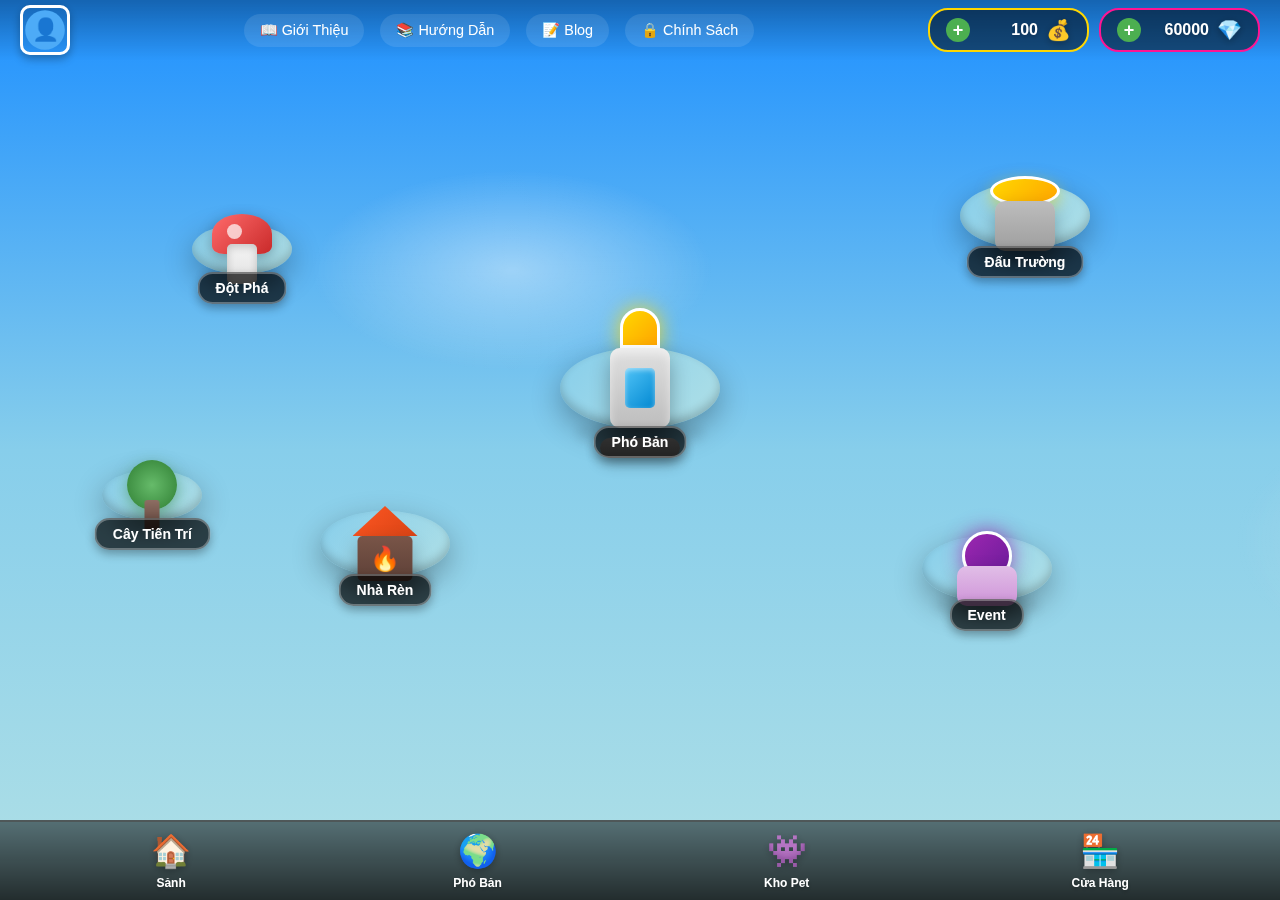
<file: index.html>
<!DOCTYPE html>
<html lang="vi">
<head>
    <meta charset="UTF-8">
    <meta name="viewport" content="width=device-width, initial-scale=1.0, user-scalable=no">
    <title>PokiWar - Match-3 RPG Adventure</title>
    
    <!-- PWA Meta Tags -->
    <meta name="description" content="Game Match-3 RPG thu phục pet thú vị">
    <meta name="theme-color" content="#1e88e5">
    <meta name="apple-mobile-web-app-capable" content="yes">
    <meta name="apple-mobile-web-app-status-bar-style" content="black-translucent">
    <meta name="apple-mobile-web-app-title" content="PokiWar">
    <meta name="google-adsense-account" content="ca-pub-4878455337844727">
    
    <!-- PWA Manifest -->
    <link rel="manifest" href="manifest.json">
    
    <!-- Icons -->
    <link rel="icon" type="image/png" sizes="192x192" href="icons/icon-192.png">
    <link rel="apple-touch-icon" href="icons/icon-192.png">
    
    <!-- Styles -->
    <link rel="stylesheet" href="styles-3d.css">
    
    <!-- Google AdSense -->
    <script async src="https://pagead2.googlesyndication.com/pagead/js/adsbygoogle.js?client=ca-pub-4878455337844727"
     crossorigin="anonymous"></script>
</head>
<body>
    <div id="app">
        <!-- TOP BAR -->
        <div class="top-bar">
            <div class="player-avatar-top">
                <img src="data:image/svg+xml,%3Csvg xmlns='http://www.w3.org/2000/svg' viewBox='0 0 100 100'%3E%3Ccircle cx='50' cy='50' r='45' fill='%234dabf7'/%3E%3Ctext x='50' y='65' font-size='50' text-anchor='middle' fill='white'%3E👤%3C/text%3E%3C/svg%3E" alt="Avatar">
            </div>
            <div class="top-nav-menu" style="display: flex; gap: 1rem; align-items: center; flex: 1; justify-content: center;">
                <a href="about.html" style="color: white; text-decoration: none; font-weight: 500; font-size: 0.9rem; padding: 0.5rem 1rem; background: rgba(255,255,255,0.1); border-radius: 20px; transition: all 0.3s;" onmouseover="this.style.background='rgba(255,255,255,0.2)'" onmouseout="this.style.background='rgba(255,255,255,0.1)'">📖 Giới Thiệu</a>
                <a href="guide.html" style="color: white; text-decoration: none; font-weight: 500; font-size: 0.9rem; padding: 0.5rem 1rem; background: rgba(255,255,255,0.1); border-radius: 20px; transition: all 0.3s;" onmouseover="this.style.background='rgba(255,255,255,0.2)'" onmouseout="this.style.background='rgba(255,255,255,0.1)'">📚 Hướng Dẫn</a>
                <a href="blog.html" style="color: white; text-decoration: none; font-weight: 500; font-size: 0.9rem; padding: 0.5rem 1rem; background: rgba(255,255,255,0.1); border-radius: 20px; transition: all 0.3s;" onmouseover="this.style.background='rgba(255,255,255,0.2)'" onmouseout="this.style.background='rgba(255,255,255,0.1)'">📝 Blog</a>
                <a href="privacy.html" style="color: white; text-decoration: none; font-weight: 500; font-size: 0.9rem; padding: 0.5rem 1rem; background: rgba(255,255,255,0.1); border-radius: 20px; transition: all 0.3s;" onmouseover="this.style.background='rgba(255,255,255,0.2)'" onmouseout="this.style.background='rgba(255,255,255,0.1)'">🔒 Chính Sách</a>
            </div>
            <div class="resources">
                <div class="resource-item gold">
                    <button class="add-btn">+</button>
                    <span class="resource-value" id="top-gold">579M</span>
                    <span class="resource-icon">💰</span>
                </div>
                <div class="resource-item gems">
                    <button class="add-btn">+</button>
                    <span class="resource-value" id="top-gems">60000</span>
                    <span class="resource-icon">💎</span>
                </div>
            </div>
        </div>

        <!-- LOBBY SCREEN (3D Isometric) -->
        <div id="screen-lobby-3d" class="screen active">
            <div class="lobby-3d-container">
                <!-- Main Central Building -->
                <div class="island-item main-building" style="left: 50%; top: 40%; transform: translate(-50%, -50%);">
                    <div class="island-platform large">
                        <div class="building-3d central-tower">
                            <div class="tower-top"></div>
                            <div class="tower-body"></div>
                            <div class="tower-base"></div>
                        </div>
                    </div>
                    <div class="island-label">Phó Bản</div>
                </div>

                <!-- Top Left - Dot Pha (Breakthrough) -->
                <div class="island-item" style="left: 15%; top: 20%;" onclick="showNotification('🌸 Đột Phá - Coming Soon!')">
                    <div class="island-platform small">
                        <div class="building-3d mushroom-house">
                            <div class="mushroom-cap"></div>
                            <div class="mushroom-stem"></div>
                        </div>
                    </div>
                    <div class="island-label">Đột Phá</div>
                </div>

                <!-- Top Right - Arena -->
                <div class="island-item" style="left: 75%; top: 15%;" onclick="showNotification('⚔️ Đấu Trường - Coming Soon!')">
                    <div class="island-platform medium">
                        <div class="building-3d arena">
                            <div class="arena-top"></div>
                            <div class="arena-body"></div>
                        </div>
                    </div>
                    <div class="island-label">Đấu Trường</div>
                </div>

                <!-- Left - Tree/Garden -->
                <div class="island-item" style="left: 8%; top: 50%;" onclick="showScreen('collection')">
                    <div class="island-platform small">
                        <div class="building-3d tree">
                            <div class="tree-crown"></div>
                            <div class="tree-trunk"></div>
                        </div>
                    </div>
                    <div class="island-label">Cây Tiến Trí</div>
                </div>

                <!-- Left Center - Forge -->
                <div class="island-item" style="left: 25%; top: 55%;" onclick="showNotification('🔨 Nhà Rèn - Coming Soon!')">
                    <div class="island-platform medium">
                        <div class="building-3d forge">
                            <div class="forge-roof"></div>
                            <div class="forge-body"></div>
                        </div>
                    </div>
                    <div class="island-label">Nhà Rèn</div>
                </div>

                <!-- Right - Event -->
                <div class="island-item" style="left: 72%; top: 58%;" onclick="showNotification('🎉 Event - Coming Soon!')">
                    <div class="island-platform medium">
                        <div class="building-3d event-building">
                            <div class="event-top"></div>
                            <div class="event-body"></div>
                        </div>
                    </div>
                    <div class="island-label">Event</div>
                </div>
            </div>
        </div>

        <!-- BOTTOM MENU -->
        <div class="bottom-menu">
            <div class="menu-item active" onclick="showScreen('lobby-3d')">
                <div class="menu-icon">🏠</div>
                <div class="menu-label">Sảnh</div>
            </div>
            <div class="menu-item" onclick="showScreen('planets')">
                <div class="menu-icon">🌍</div>
                <div class="menu-label">Phó Bản</div>
            </div>
            <div class="menu-item" onclick="showScreen('collection')">
                <div class="menu-icon">👾</div>
                <div class="menu-label">Kho Pet</div>
            </div>
            <div class="menu-item" onclick="showNotification('🏪 Shop - Coming Soon!')">
                <div class="menu-icon">🏪</div>
                <div class="menu-label">Cửa Hàng</div>
            </div>
        </div>

        <!-- PLANETS SCREEN -->
        <div id="screen-planets" class="screen">
            <div class="screen-header-3d">
                <button class="back-btn-3d" onclick="showScreen('lobby-3d')">← Quay lại</button>
                <h2>🌍 Chọn Hành Tinh</h2>
            </div>
            <div class="planets-grid-3d" id="planets-list"></div>
        </div>

        <!-- STAGES SCREEN -->
        <div id="screen-stages" class="screen">
            <div class="screen-header-3d">
                <button class="back-btn-3d" onclick="showScreen('planets')">← Quay lại</button>
                <h2 id="planet-title">🌍 Hành Tinh</h2>
            </div>
            <div class="stages-grid-3d" id="stages-list"></div>
        </div>

        <!-- COLLECTION SCREEN -->
        <div id="screen-collection" class="screen">
            <div class="screen-header-3d">
                <button class="back-btn-3d" onclick="showScreen('lobby-3d')">← Quay lại</button>
                <h2>👾 Kho Pet</h2>
            </div>
            <div class="collection-filters">
                <button class="filter-btn active" data-filter="all">Tất cả</button>
                <button class="filter-btn" data-filter="fire">🔥 Lửa</button>
                <button class="filter-btn" data-filter="water">💧 Nước</button>
                <button class="filter-btn" data-filter="earth">🌍 Đất</button>
                <button class="filter-btn" data-filter="air">💨 Gió</button>
            </div>
            <div class="pets-grid-3d" id="collection-list"></div>
        </div>

        <!-- STATS SCREEN -->
        <div id="screen-stats" class="screen">
            <div class="screen-header-3d">
                <button class="back-btn-3d" onclick="showScreen('lobby-3d')">← Quay lại</button>
                <h2>📊 Thống Kê</h2>
            </div>
            <div class="stats-container" id="stats-content"></div>
        </div>

        <!-- PREPARE BATTLE SCREEN -->
        <div id="screen-prepare" class="screen">
            <div class="screen-header-3d">
                <button class="back-btn-3d" onclick="showScreen('stages')">← Quay lại</button>
                <h2 id="prepare-title">⚔️ Chuẩn Bị Trận Đấu</h2>
            </div>
            
            <div class="prepare-container-3d">
                <div class="enemy-preview-3d">
                    <h3>Đối Thủ</h3>
                    <div class="enemy-card-3d">
                        <div class="enemy-portrait-large" id="prepare-enemy-portrait">🐾</div>
                        <div class="enemy-info">
                            <div class="enemy-name" id="prepare-enemy-name">???</div>
                            <div class="enemy-stats">
                                <div class="stat-item">
                                    <span class="stat-icon">❤️</span>
                                    <span id="prepare-enemy-hp">100</span>
                                </div>
                                <div class="stat-item">
                                    <span class="stat-icon">⚔️</span>
                                    <span id="prepare-enemy-atk">10</span>
                                </div>
                            </div>
                        </div>
                    </div>
                    <div class="rewards-info-3d">
                        <h4>Phần Thưởng</h4>
                        <div class="reward-item">💰 <span id="prepare-reward-gold">50</span> Gold</div>
                        <div class="reward-item">⭐ <span id="prepare-reward-exp">40</span> EXP</div>
                    </div>
                </div>

                <div class="team-selection-3d">
                    <h3>Đội Hình Của Bạn</h3>
                    <div class="selected-pets-3d" id="selected-pets-list">
                        <div class="pet-slot-3d empty" onclick="selectPetForBattle(0)">
                            <div class="slot-number">1</div>
                            <div class="slot-hint">Click để chọn</div>
                        </div>
                        <div class="pet-slot-3d empty" onclick="selectPetForBattle(1)">
                            <div class="slot-number">2</div>
                            <div class="slot-hint">Click để chọn</div>
                        </div>
                        <div class="pet-slot-3d empty" onclick="selectPetForBattle(2)">
                            <div class="slot-number">3</div>
                            <div class="slot-hint">Click để chọn</div>
                        </div>
                    </div>

                    <div class="available-pets">
                        <h4>Pet Có Sẵn</h4>
                        <div class="pets-list-small" id="available-pets-list"></div>
                    </div>

                    <button class="start-battle-btn-3d" onclick="startBattle()">
                        ⚔️ Bắt Đầu Trận Chiến
                    </button>
                </div>
            </div>
        </div>

        <!-- BATTLE SCREEN -->
        <div id="screen-battle" class="screen">
            <div class="battle-header-3d">
                <button class="back-btn-3d" onclick="retreatBattle()">🏃 Rút Lui</button>
                <div class="battle-info">
                    <span id="battle-stage-name">Ải 1</span>
                </div>
            </div>

            <div class="battle-container-3d">
                <!-- Player Side (Left) -->
                <div class="battle-player-3d">
                    <div class="player-pets" id="battle-player-pets"></div>
                    <div class="player-hp-bar">
                        <div class="hp-label">HP</div>
                        <div class="hp-meter">
                            <span id="battle-player-hp-text">100/100</span>
                            <div class="hp-fill" id="battle-player-hp-fill"></div>
                        </div>
                    </div>
                    <div class="player-mp-bar">
                        <div class="mp-label">MP</div>
                        <div class="mp-meter">
                            <span id="battle-player-mp-text">50/50</span>
                            <div class="mp-fill" id="battle-player-mp-fill"></div>
                        </div>
                    </div>
                </div>

                <!-- Match-3 Board (Center) -->
                <div class="board-section-3d">
                    <div class="turn-indicator-3d" id="battle-turn">Lượt của bạn</div>
                    <div id="battle-board" class="board-3d"></div>
                    <div class="battle-skills-3d">
                        <button class="skill-btn-3d" id="skill-btn-1" onclick="usePetSkill(0)">
                            <span class="skill-icon">🔥</span>
                            <span class="skill-name">Skill 1</span>
                            <span class="skill-cost">30 MP</span>
                        </button>
                        <button class="skill-btn-3d" id="skill-btn-2" onclick="usePetSkill(1)">
                            <span class="skill-icon">�</span>
                            <span class="skill-name">Skill 2</span>
                            <span class="skill-cost">30 MP</span>
                        </button>
                        <button class="skill-btn-3d" id="skill-btn-3" onclick="usePetSkill(2)">
                            <span class="skill-icon">⚡</span>
                            <span class="skill-name">Skill 3</span>
                            <span class="skill-cost">30 MP</span>
                        </button>
                    </div>
                </div>

                <!-- Enemy Side (Right) -->
                <div class="battle-enemy-3d">
                    <div class="enemy-portrait-battle" id="battle-enemy-portrait">🐾</div>
                    <div class="enemy-name-battle" id="battle-enemy-name">Enemy</div>
                    <div class="enemy-hp-bar">
                        <div class="hp-label">HP</div>
                        <div class="hp-meter enemy">
                            <span id="battle-enemy-hp-text">80/80</span>
                            <div class="hp-fill enemy" id="battle-enemy-hp-fill"></div>
                        </div>
                    </div>
                </div>
            </div>
        </div>

        <!-- OVERLAY / MODAL -->
        <div id="overlay" class="overlay hidden">
            <div class="dialog-3d">
                <h2 id="overlay-title"></h2>
                <p id="overlay-desc"></p>
                <div id="overlay-content"></div>
                <button id="overlay-close" class="dialog-btn-3d">OK</button>
            </div>
        </div>

        <!-- PET SELECTION MODAL -->
        <div id="pet-select-modal" class="overlay hidden">
            <div class="dialog-3d pet-select-dialog">
                <h2>Chọn Pet</h2>
                <div class="pet-select-grid" id="pet-select-grid"></div>
                <button onclick="closePetSelectModal()" class="dialog-btn-3d">Đóng</button>
            </div>
        </div>
    </div>

    <script src="game-data.js"></script>
    <script src="game-state.js"></script>
    <script src="game-ui.js"></script>
    <script src="game-battle.js"></script>
    <script src="main.js"></script>
    
    <!-- PWA Service Worker Registration -->
    <script>
        // Register Service Worker
        if ('serviceWorker' in navigator) {
            window.addEventListener('load', () => {
                navigator.serviceWorker.register('./sw.js')
                    .then((registration) => {
                        console.log('✅ Service Worker registered:', registration.scope);
                    })
                    .catch((error) => {
                        console.log('❌ Service Worker registration failed:', error);
                    });
            });
        }
        
        // Install Prompt
        let deferredPrompt;
        
        window.addEventListener('beforeinstallprompt', (e) => {
            e.preventDefault();
            deferredPrompt = e;
            
            // Show install button
            showInstallButton();
        });
        
        function showInstallButton() {
            // Create install button if not exists
            if (!document.getElementById('install-btn')) {
                const btn = document.createElement('button');
                btn.id = 'install-btn';
                btn.innerHTML = '📲 Cài đặt App';
                btn.style.cssText = `
                    position: fixed;
                    bottom: 80px;
                    right: 20px;
                    background: linear-gradient(135deg, #1e88e5, #1565c0);
                    color: white;
                    border: none;
                    padding: 12px 20px;
                    border-radius: 25px;
                    font-size: 14px;
                    font-weight: 600;
                    cursor: pointer;
                    z-index: 9999;
                    box-shadow: 0 4px 15px rgba(30, 136, 229, 0.4);
                    animation: pulse 2s ease-in-out infinite;
                `;
                btn.onclick = installApp;
                document.body.appendChild(btn);
            }
        }
        
        async function installApp() {
            if (!deferredPrompt) return;
            
            deferredPrompt.prompt();
            const { outcome } = await deferredPrompt.userChoice;
            
            if (outcome === 'accepted') {
                console.log('✅ Đã cài đặt PWA');
            }
            
            deferredPrompt = null;
            document.getElementById('install-btn')?.remove();
        }
        
        // Detect if app is installed
        window.addEventListener('appinstalled', () => {
            console.log('✅ PWA đã được cài đặt');
            document.getElementById('install-btn')?.remove();
        });
        
        // ==========================================
        // FORCE LANDSCAPE MODE ON MOBILE
        // ==========================================
        
        const isMobile = /Android|webOS|iPhone|iPad|iPod|BlackBerry|IEMobile|Opera Mini/i.test(navigator.userAgent);
        
        function checkOrientation() {
            const app = document.getElementById('app');
            if (!app) return;
            
            // Only apply on mobile devices
            if (!isMobile) {
                app.style.transform = '';
                app.style.transformOrigin = '';
                app.style.width = '';
                app.style.height = '';
                app.style.position = '';
                return;
            }
            
            const isPortrait = window.innerHeight > window.innerWidth;
            
            if (isPortrait) {
                // Force landscape by rotating the app
                const vh = window.innerHeight;
                const vw = window.innerWidth;
                
                app.style.position = 'fixed';
                app.style.top = '0';
                app.style.left = '0';
                app.style.width = vh + 'px';
                app.style.height = vw + 'px';
                app.style.transform = 'rotate(90deg)';
                app.style.transformOrigin = 'top left';
                app.style.marginLeft = vw + 'px';
                
                // Hide scrollbars
                document.body.style.overflow = 'hidden';
                
                console.log('📱 Portrait detected - Rotating to landscape');
            } else {
                // Normal landscape mode
                app.style.transform = '';
                app.style.transformOrigin = '';
                app.style.width = '100%';
                app.style.height = '100vh';
                app.style.position = 'relative';
                app.style.marginLeft = '';
                app.style.top = '';
                app.style.left = '';
                
                document.body.style.overflow = 'hidden';
                
                console.log('📱 Landscape mode');
            }
        }
        
        // Check on load and resize
        window.addEventListener('load', checkOrientation);
        window.addEventListener('resize', checkOrientation);
        window.addEventListener('orientationchange', () => {
            setTimeout(checkOrientation, 100);
        });
        
        // Lock screen orientation if available
        if (screen.orientation && screen.orientation.lock) {
            screen.orientation.lock('landscape').catch(() => {
                console.log('Screen orientation lock not supported');
            });
        }
    </script>
</body>
</html>
</file>
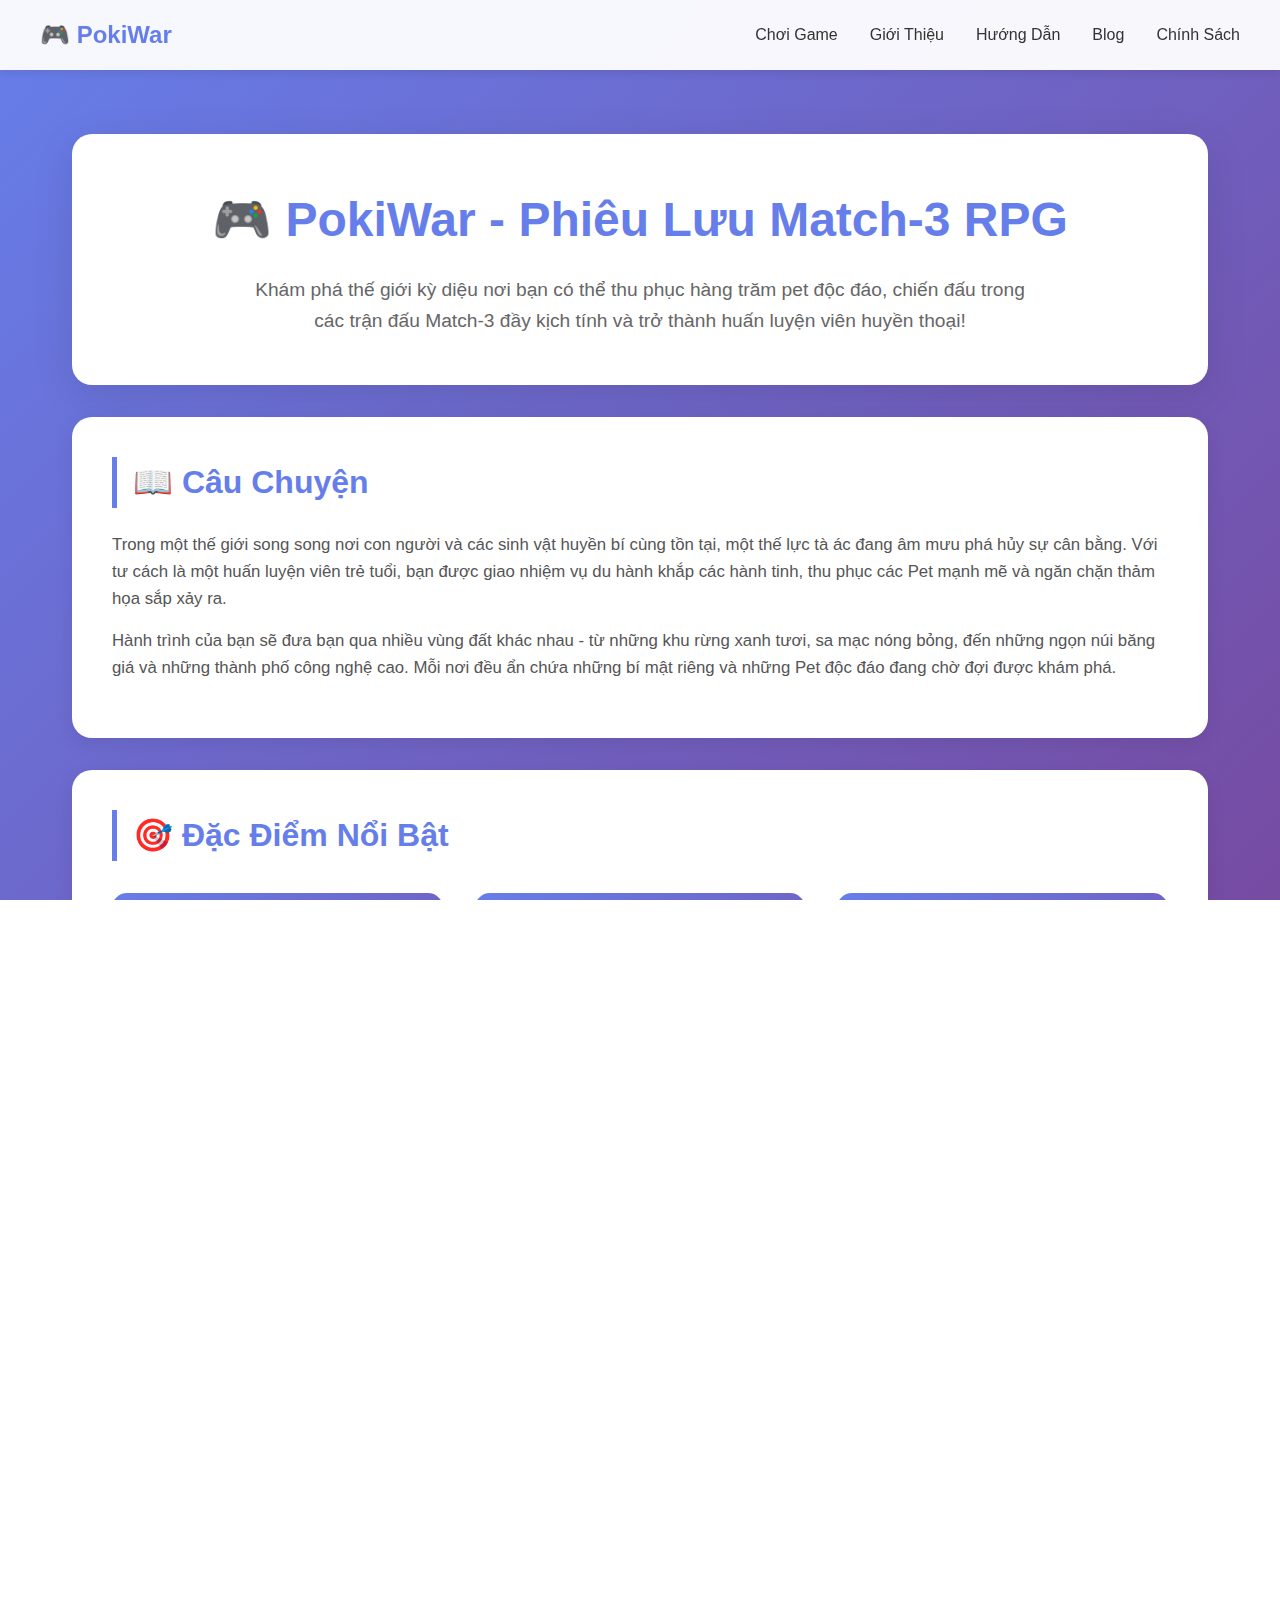
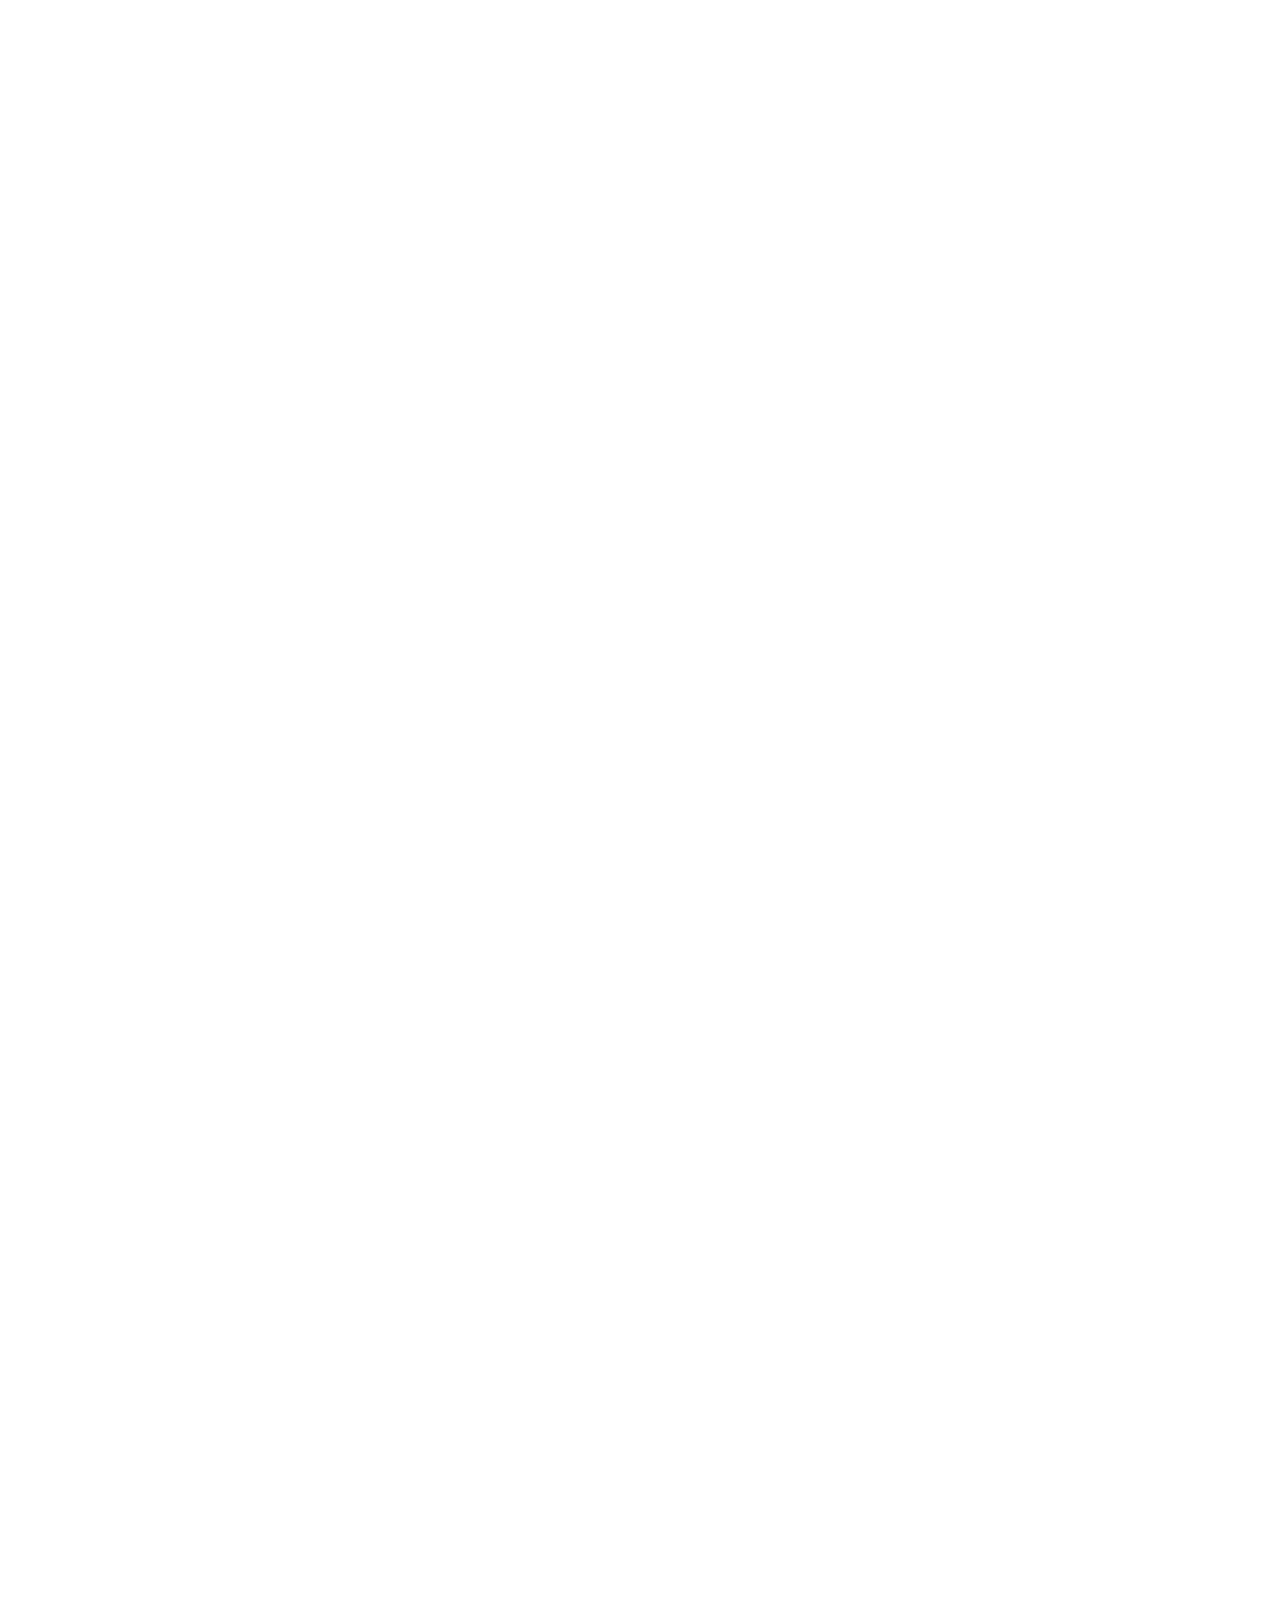
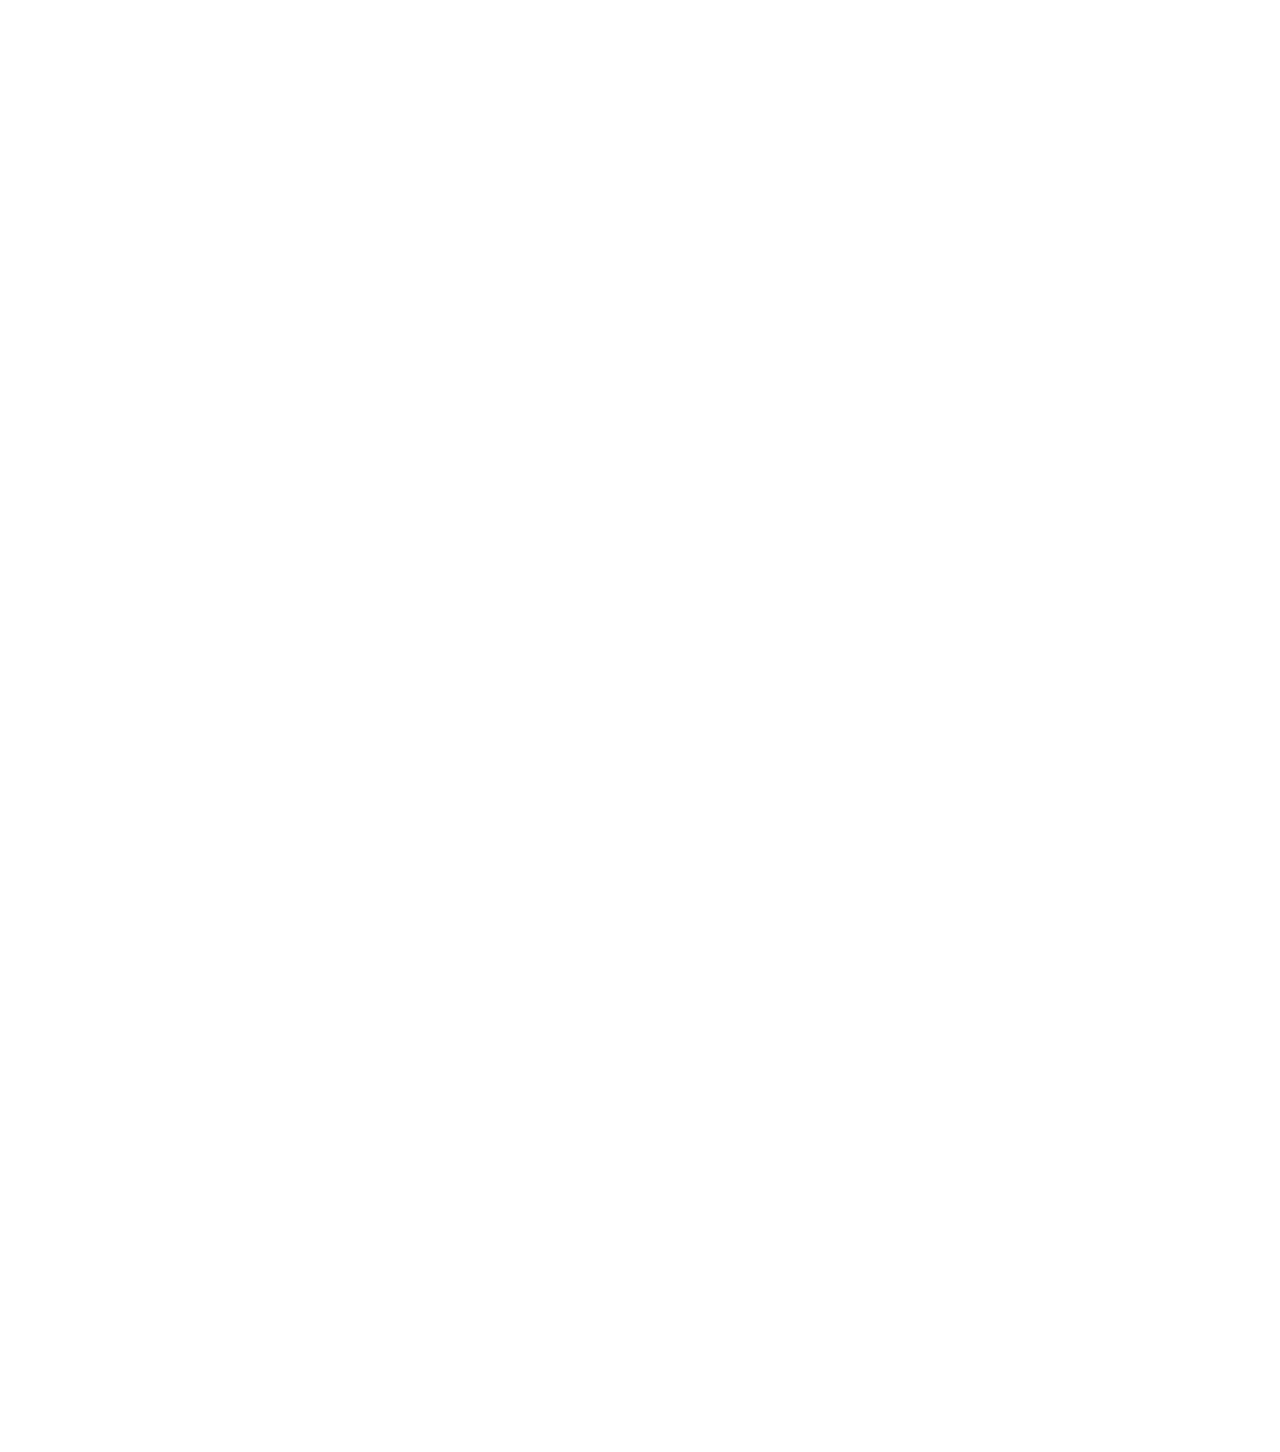
<file: about.html>
<!DOCTYPE html>
<html lang="vi">
<head>
    <meta charset="UTF-8">
    <meta name="viewport" content="width=device-width, initial-scale=1.0">
    <title>Giới Thiệu - PokiWar: Game Match-3 RPG Phiêu Lưu</title>
    
    <!-- SEO Meta Tags -->
    <meta name="description" content="PokiWar là game Match-3 RPG kết hợp giữa gameplay xếp hình và chiến đấu chiến thuật. Thu phục hàng trăm pet độc đáo, khám phá thế giới rộng lớn và trở thành huấn luyện viên huyền thoại.">
    <meta name="keywords" content="pokiwar, game match-3, rpg, thu phục pet, game chiến thuật, game online, truyenvitvang">
    <meta name="author" content="TruyenVitVang Game Studio">
    <meta name="google-adsense-account" content="ca-pub-4878455337844727">
    
    <!-- Open Graph -->
    <meta property="og:title" content="PokiWar - Game Match-3 RPG Phiêu Lưu">
    <meta property="og:description" content="Thu phục pet, khám phá thế giới và chiến đấu trong game Match-3 RPG độc đáo">
    <meta property="og:type" content="website">
    
    <link rel="stylesheet" href="styles.css">
    
    <!-- Google AdSense -->
    <script async src="https://pagead2.googlesyndication.com/pagead/js/adsbygoogle.js?client=ca-pub-4878455337844727"
     crossorigin="anonymous"></script>
    
    <style>
        * {
            margin: 0;
            padding: 0;
            box-sizing: border-box;
        }

        body {
            font-family: 'Segoe UI', Tahoma, Geneva, Verdana, sans-serif;
            background: linear-gradient(135deg, #667eea 0%, #764ba2 100%);
            color: #333;
            line-height: 1.6;
        }

        .navbar {
            background: rgba(255, 255, 255, 0.95);
            backdrop-filter: blur(10px);
            padding: 1rem 2rem;
            box-shadow: 0 2px 10px rgba(0,0,0,0.1);
            position: sticky;
            top: 0;
            z-index: 1000;
        }

        .nav-container {
            max-width: 1200px;
            margin: 0 auto;
            display: flex;
            justify-content: space-between;
            align-items: center;
        }

        .logo {
            font-size: 1.5rem;
            font-weight: bold;
            color: #667eea;
            text-decoration: none;
        }

        .nav-links {
            display: flex;
            gap: 2rem;
            list-style: none;
        }

        .nav-links a {
            color: #333;
            text-decoration: none;
            font-weight: 500;
            transition: color 0.3s;
        }

        .nav-links a:hover {
            color: #667eea;
        }

        .container {
            max-width: 1200px;
            margin: 0 auto;
            padding: 2rem;
        }

        .hero {
            background: white;
            border-radius: 20px;
            padding: 3rem;
            margin: 2rem 0;
            box-shadow: 0 10px 40px rgba(0,0,0,0.1);
            text-align: center;
        }

        .hero h1 {
            font-size: 3rem;
            color: #667eea;
            margin-bottom: 1rem;
        }

        .hero p {
            font-size: 1.2rem;
            color: #666;
            max-width: 800px;
            margin: 0 auto;
        }

        .content-section {
            background: white;
            border-radius: 20px;
            padding: 2.5rem;
            margin: 2rem 0;
            box-shadow: 0 5px 20px rgba(0,0,0,0.08);
        }

        .content-section h2 {
            color: #667eea;
            font-size: 2rem;
            margin-bottom: 1.5rem;
            border-left: 5px solid #667eea;
            padding-left: 1rem;
        }

        .content-section h3 {
            color: #764ba2;
            font-size: 1.5rem;
            margin: 1.5rem 0 1rem 0;
        }

        .content-section p {
            margin-bottom: 1rem;
            color: #555;
            font-size: 1.05rem;
        }

        .features-grid {
            display: grid;
            grid-template-columns: repeat(auto-fit, minmax(250px, 1fr));
            gap: 2rem;
            margin: 2rem 0;
        }

        .feature-card {
            background: linear-gradient(135deg, #667eea 0%, #764ba2 100%);
            padding: 2rem;
            border-radius: 15px;
            color: white;
            text-align: center;
            transition: transform 0.3s;
        }

        .feature-card:hover {
            transform: translateY(-5px);
        }

        .feature-card .icon {
            font-size: 3rem;
            margin-bottom: 1rem;
        }

        .feature-card h3 {
            color: white;
            margin-bottom: 0.5rem;
        }

        .stats-grid {
            display: grid;
            grid-template-columns: repeat(auto-fit, minmax(200px, 1fr));
            gap: 1.5rem;
            margin: 2rem 0;
        }

        .stat-box {
            background: linear-gradient(135deg, #f093fb 0%, #f5576c 100%);
            padding: 1.5rem;
            border-radius: 15px;
            text-align: center;
            color: white;
        }

        .stat-box .number {
            font-size: 2.5rem;
            font-weight: bold;
            margin-bottom: 0.5rem;
        }

        .stat-box .label {
            font-size: 1rem;
            opacity: 0.9;
        }

        .cta-section {
            background: linear-gradient(135deg, #667eea 0%, #764ba2 100%);
            color: white;
            padding: 3rem;
            border-radius: 20px;
            text-align: center;
            margin: 2rem 0;
        }

        .cta-button {
            background: white;
            color: #667eea;
            padding: 1rem 2.5rem;
            border: none;
            border-radius: 50px;
            font-size: 1.2rem;
            font-weight: bold;
            cursor: pointer;
            transition: all 0.3s;
            text-decoration: none;
            display: inline-block;
            margin-top: 1rem;
        }

        .cta-button:hover {
            transform: scale(1.05);
            box-shadow: 0 5px 20px rgba(255,255,255,0.3);
        }

        footer {
            background: rgba(255, 255, 255, 0.95);
            padding: 2rem;
            text-align: center;
            margin-top: 3rem;
        }

        @media (max-width: 768px) {
            .hero h1 {
                font-size: 2rem;
            }

            .nav-links {
                gap: 1rem;
                font-size: 0.9rem;
            }

            .container {
                padding: 1rem;
            }
        }
    </style>
</head>
<body>
    <nav class="navbar">
        <div class="nav-container">
            <a href="index.html" class="logo">🎮 PokiWar</a>
            <ul class="nav-links">
                <li><a href="index.html">Chơi Game</a></li>
                <li><a href="about.html">Giới Thiệu</a></li>
                <li><a href="guide.html">Hướng Dẫn</a></li>
                <li><a href="blog.html">Blog</a></li>
                <li><a href="privacy.html">Chính Sách</a></li>
            </ul>
        </div>
    </nav>

    <div class="container">
        <div class="hero">
            <h1>🎮 PokiWar - Phiêu Lưu Match-3 RPG</h1>
            <p>Khám phá thế giới kỳ diệu nơi bạn có thể thu phục hàng trăm pet độc đáo, chiến đấu trong các trận đấu Match-3 đầy kịch tính và trở thành huấn luyện viên huyền thoại!</p>
        </div>

        <div class="content-section">
            <h2>📖 Câu Chuyện</h2>
            <p>Trong một thế giới song song nơi con người và các sinh vật huyền bí cùng tồn tại, một thế lực tà ác đang âm mưu phá hủy sự cân bằng. Với tư cách là một huấn luyện viên trẻ tuổi, bạn được giao nhiệm vụ du hành khắp các hành tinh, thu phục các Pet mạnh mẽ và ngăn chặn thảm họa sắp xảy ra.</p>
            
            <p>Hành trình của bạn sẽ đưa bạn qua nhiều vùng đất khác nhau - từ những khu rừng xanh tươi, sa mạc nóng bỏng, đến những ngọn núi băng giá và những thành phố công nghệ cao. Mỗi nơi đều ẩn chứa những bí mật riêng và những Pet độc đáo đang chờ đợi được khám phá.</p>
        </div>

        <div class="content-section">
            <h2>🎯 Đặc Điểm Nổi Bật</h2>
            <div class="features-grid">
                <div class="feature-card">
                    <div class="icon">🎲</div>
                    <h3>Gameplay Match-3 Độc Đáo</h3>
                    <p>Kết hợp các viên ngọc cùng màu để tạo ra đòn tấn công mạnh mẽ và kỹ năng đặc biệt</p>
                </div>
                <div class="feature-card">
                    <div class="icon">👾</div>
                    <h3>Hệ Thống Pet Phong Phú</h3>
                    <p>Thu phục và nâng cấp hơn 100+ Pet với 5 hệ nguyên tố khác nhau</p>
                </div>
                <div class="feature-card">
                    <div class="icon">⚔️</div>
                    <h3>Chiến Đấu Chiến Thuật</h3>
                    <p>Xây dựng đội hình tối ưu và sử dụng kỹ năng một cách khôn ngoan</p>
                </div>
                <div class="feature-card">
                    <div class="icon">🌍</div>
                    <h3>Thế Giới Rộng Lớn</h3>
                    <p>Khám phá 8 hành tinh với hơn 100 màn chơi đầy thử thách</p>
                </div>
                <div class="feature-card">
                    <div class="icon">🎨</div>
                    <h3>Đồ Họa 3D Đẹp Mắt</h3>
                    <p>Thiết kế isometric 3D hiện đại với hiệu ứng mượt mà</p>
                </div>
                <div class="feature-card">
                    <div class="icon">📱</div>
                    <h3>Chơi Mọi Lúc Mọi Nơi</h3>
                    <p>Progressive Web App - Cài đặt và chơi offline trên mọi thiết bị</p>
                </div>
            </div>
        </div>

        <div class="content-section">
            <h2>🔥 Hệ Thống Nguyên Tố</h2>
            <p>PokiWar có 5 hệ nguyên tố chính, mỗi hệ có điểm mạnh và điểm yếu riêng:</p>
            
            <h3>🔥 Hệ Lửa (Fire)</h3>
            <p>Pet hệ Lửa mạnh mẽ với sát thương cao, đặc biệt hiệu quả chống lại hệ Đất nhưng yếu trước hệ Nước. Thích hợp cho lối chơi tấn công mạnh mẽ.</p>
            
            <h3>💧 Hệ Nước (Water)</h3>
            <p>Pet hệ Nước cân bằng giữa tấn công và phòng thủ, khắc chế hệ Lửa nhưng yếu trước hệ Đất. Phù hợp với người chơi thích chiến thuật linh hoạt.</p>
            
            <h3>🌍 Hệ Đất (Earth)</h3>
            <p>Pet hệ Đất có HP cao và khả năng phòng thủ tốt, mạnh chống lại hệ Nước nhưng yếu trước hệ Lửa. Lý tưởng cho đội hình tank.</p>
            
            <h3>💨 Hệ Gió (Air)</h3>
            <p>Pet hệ Gió nhanh nhẹn với kỹ năng hỗ trợ đa dạng, không có điểm yếu rõ ràng nhưng cũng không có ưu thế tuyệt đối. Tốt cho vai trò support.</p>
            
            <h3>⚡ Hệ Sét (Lightning)</h3>
            <p>Pet hệ Sét hiếm và mạnh mẽ, có khả năng gây sát thương diện rộng. Cân bằng tốt nhưng khó thu phục.</p>
        </div>

        <div class="content-section">
            <h2>📊 Thống Kê Game</h2>
            <div class="stats-grid">
                <div class="stat-box">
                    <div class="number">100+</div>
                    <div class="label">Pet Độc Đáo</div>
                </div>
                <div class="stat-box">
                    <div class="number">8</div>
                    <div class="label">Hành Tinh</div>
                </div>
                <div class="stat-box">
                    <div class="number">120+</div>
                    <div class="label">Màn Chơi</div>
                </div>
                <div class="stat-box">
                    <div class="number">50+</div>
                    <div class="label">Kỹ Năng</div>
                </div>
            </div>
        </div>

        <div class="content-section">
            <h2>🎮 Về TruyenVitVang Game Studio</h2>
            <p>TruyenVitVang Game Studio là đội ngũ phát triển game độc lập tại Việt Nam, chuyên tạo ra các trò chơi web HTML5 chất lượng cao. Chúng tôi tin rằng game không chỉ là giải trí mà còn là nghệ thuật và câu chuyện.</p>
            
            <p>PokiWar là dự án đầu tay của chúng tôi, được phát triển với mục tiêu mang đến trải nghiệm Match-3 RPG độc đáo, kết hợp giữa gameplay đơn giản dễ tiếp cận nhưng vẫn có chiều sâu chiến thuật.</p>
            
            <h3>🎯 Sứ Mệnh</h3>
            <p>Tạo ra những trò chơi chất lượng cao, miễn phí và dễ tiếp cận cho mọi người. Chúng tôi tin vào việc xây dựng cộng đồng game thủ Việt Nam mạnh mẽ và sáng tạo.</p>
            
            <h3>🔮 Tầm Nhìn</h3>
            <p>Trở thành studio game web hàng đầu Việt Nam, phát triển các game có thể chơi được trên mọi nền tảng mà không cần cài đặt phức tạp.</p>
        </div>

        <div class="content-section">
            <h2>🚀 Lộ Trình Phát Triển</h2>
            
            <h3>✅ Phiên Bản 1.0 (Hiện Tại)</h3>
            <ul>
                <li>Hệ thống Match-3 cơ bản</li>
                <li>8 hành tinh với 120+ màn chơi</li>
                <li>100+ Pet có thể thu phục</li>
                <li>Hệ thống chiến đấu PvE</li>
                <li>Progressive Web App (PWA)</li>
            </ul>
            
            <h3>🔄 Phiên Bản 1.5 (Đang Phát Triển)</h3>
            <ul>
                <li>Hệ thống PvP Arena</li>
                <li>Event đặc biệt hàng tuần</li>
                <li>Thêm 50+ Pet mới</li>
                <li>Hệ thống Đột Phá (Breakthrough)</li>
                <li>Nhà Rèn - Nâng cấp trang bị</li>
            </ul>
            
            <h3>🎯 Phiên Bản 2.0 (Kế Hoạch)</h3>
            <ul>
                <li>Chế độ Guild/Clan</li>
                <li>Boss Raid cộng đồng</li>
                <li>Hệ thống Trading</li>
                <li>Thêm hành tinh mới</li>
                <li>Multiplayer real-time</li>
            </ul>
        </div>

        <div class="cta-section">
            <h2>🎮 Sẵn Sàng Bắt Đầu Phiêu Lưu?</h2>
            <p>Tham gia ngay hôm nay và trở thành huấn luyện viên huyền thoại!</p>
            <a href="index.html" class="cta-button">Chơi Ngay</a>
        </div>
    </div>

    <footer>
        <p>&copy; 2024 TruyenVitVang Game Studio. All rights reserved.</p>
        <p>
            <a href="privacy.html" style="color: #667eea; text-decoration: none;">Chính Sách Bảo Mật</a> | 
            <a href="about.html" style="color: #667eea; text-decoration: none;">Về Chúng Tôi</a> | 
            <a href="blog.html" style="color: #667eea; text-decoration: none;">Blog</a>
        </p>
    </footer>
</body>
</html>
</file>
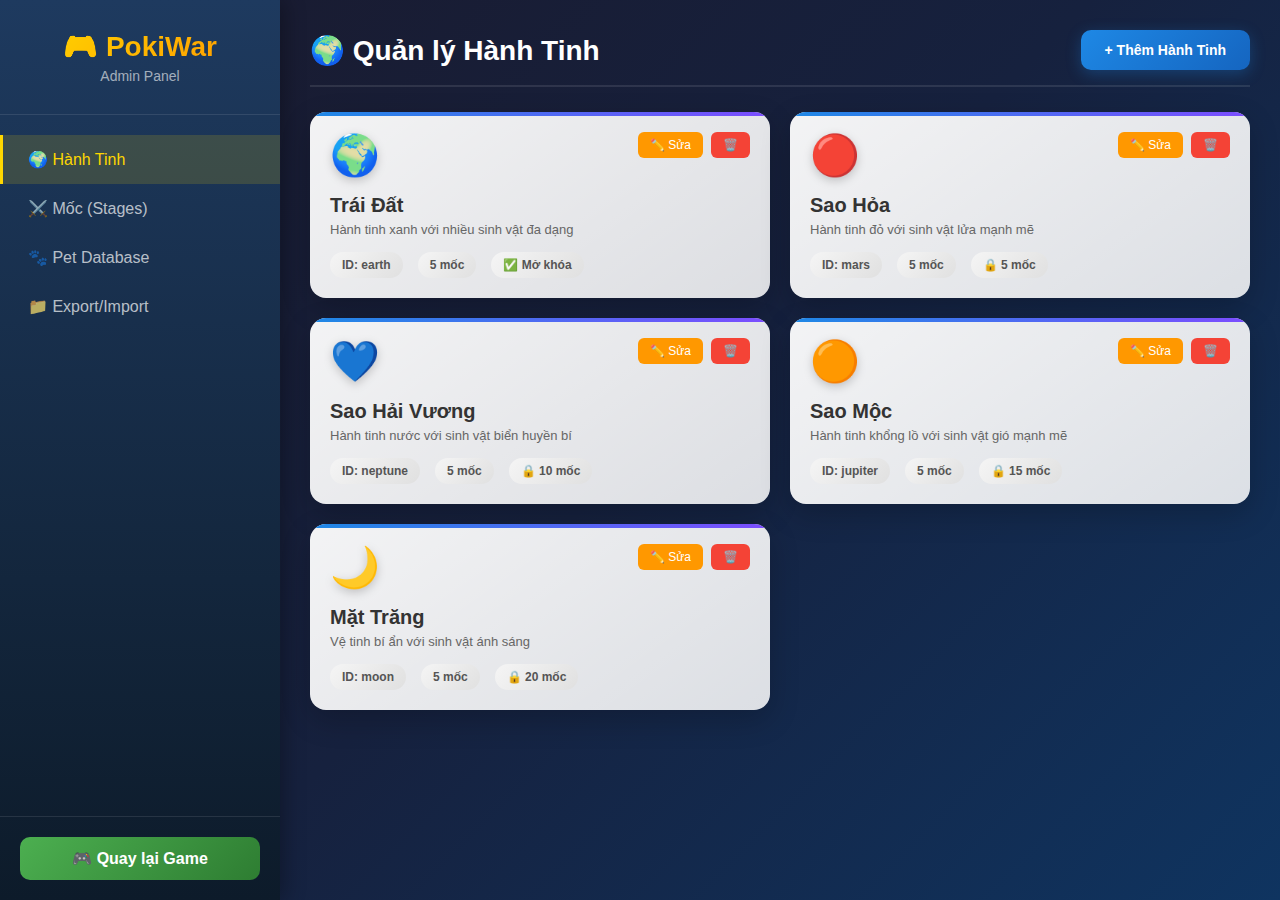
<file: admin.html>
<!DOCTYPE html>
<html lang="vi">
<head>
    <meta charset="UTF-8">
    <meta name="viewport" content="width=device-width, initial-scale=1.0">
    <title>PokiWar - Admin Panel</title>
    <link rel="stylesheet" href="admin.css">
</head>
<body>
    <div class="admin-container">
        <!-- Sidebar -->
        <aside class="sidebar">
            <div class="sidebar-header">
                <h1>🎮 PokiWar</h1>
                <p>Admin Panel</p>
            </div>
            <nav class="sidebar-nav">
                <a href="#" class="nav-item active" data-tab="planets">🌍 Hành Tinh</a>
                <a href="#" class="nav-item" data-tab="stages">⚔️ Mốc (Stages)</a>
                <a href="#" class="nav-item" data-tab="pets">🐾 Pet Database</a>
                <a href="#" class="nav-item" data-tab="export">📁 Export/Import</a>
            </nav>
            <div class="sidebar-footer">
                <a href="index.html" class="back-to-game">🎮 Quay lại Game</a>
            </div>
        </aside>

        <!-- Main Content -->
        <main class="main-content">
            <!-- Planets Tab -->
            <div id="tab-planets" class="tab-content active">
                <div class="content-header">
                    <h2>🌍 Quản lý Hành Tinh</h2>
                    <button class="btn-primary" onclick="showAddPlanetModal()">+ Thêm Hành Tinh</button>
                </div>
                <div class="data-grid" id="planets-grid"></div>
            </div>

            <!-- Stages Tab -->
            <div id="tab-stages" class="tab-content">
                <div class="content-header">
                    <h2>⚔️ Quản lý Mốc (Stages)</h2>
                    <div class="header-controls">
                        <select id="stage-planet-select" onchange="loadStagesForPlanet()">
                            <option value="">-- Chọn Hành Tinh --</option>
                        </select>
                        <button class="btn-primary" onclick="showAddStageModal()">+ Thêm Mốc</button>
                    </div>
                </div>
                <div class="data-grid" id="stages-grid"></div>
            </div>

            <!-- Pets Tab -->
            <div id="tab-pets" class="tab-content">
                <div class="content-header">
                    <h2>🐾 Pet Database</h2>
                    <button class="btn-primary" onclick="showAddPetModal()">+ Thêm Pet</button>
                </div>
                <div class="data-grid" id="pets-grid"></div>
            </div>

            <!-- Export/Import Tab -->
            <div id="tab-export" class="tab-content">
                <div class="content-header">
                    <h2>📁 Export / Import Data</h2>
                </div>
                <div class="export-section">
                    <div class="export-card">
                        <h3>📤 Export Data</h3>
                        <p>Xuất tất cả dữ liệu game (planets, stages, pets) thành file JSON</p>
                        <button class="btn-primary" onclick="exportAllData()">Export JSON</button>
                    </div>
                    <div class="export-card">
                        <h3>📥 Import Data</h3>
                        <p>Nhập dữ liệu từ file JSON</p>
                        <input type="file" id="import-file" accept=".json" onchange="importData(event)">
                        <button class="btn-secondary" onclick="document.getElementById('import-file').click()">Chọn File</button>
                    </div>
                    <div class="export-card">
                        <h3>🔄 Reset to Default</h3>
                        <p>Khôi phục dữ liệu về mặc định</p>
                        <button class="btn-danger" onclick="resetToDefault()">Reset Data</button>
                    </div>
                </div>
            </div>
        </main>
    </div>

    <!-- Add Planet Modal -->
    <div id="modal-planet" class="modal hidden">
        <div class="modal-content">
            <div class="modal-header">
                <h3 id="planet-modal-title">Thêm Hành Tinh</h3>
                <button class="modal-close" onclick="closeModal('modal-planet')">&times;</button>
            </div>
            <form id="planet-form" onsubmit="savePlanet(event)">
                <input type="hidden" id="planet-edit-id">
                <div class="form-group">
                    <label>ID (không dấu, viết thường)</label>
                    <input type="text" id="planet-id" required pattern="[a-z_]+" placeholder="vd: earth, mars">
                </div>
                <div class="form-group">
                    <label>Tên Hành Tinh</label>
                    <input type="text" id="planet-name" required placeholder="vd: Trái Đất">
                </div>
                <div class="form-group">
                    <label>Emoji</label>
                    <input type="text" id="planet-emoji" required placeholder="🌍">
                </div>
                <div class="form-group">
                    <label>Mô tả</label>
                    <textarea id="planet-description" placeholder="Mô tả về hành tinh"></textarea>
                </div>
                <div class="form-group">
                    <label>Màu sắc</label>
                    <input type="color" id="planet-color" value="#4CAF50">
                </div>
                <div class="form-group">
                    <label>Yêu cầu mở khóa (số mốc phải hoàn thành)</label>
                    <input type="number" id="planet-unlock" min="0" value="0">
                </div>
                <div class="form-actions">
                    <button type="button" class="btn-secondary" onclick="closeModal('modal-planet')">Hủy</button>
                    <button type="submit" class="btn-primary">Lưu</button>
                </div>
            </form>
        </div>
    </div>

    <!-- Add Stage Modal -->
    <div id="modal-stage" class="modal hidden">
        <div class="modal-content modal-large">
            <div class="modal-header">
                <h3 id="stage-modal-title">Thêm Mốc</h3>
                <button class="modal-close" onclick="closeModal('modal-stage')">&times;</button>
            </div>
            <form id="stage-form" onsubmit="saveStage(event)">
                <input type="hidden" id="stage-edit-id">
                <div class="form-row">
                    <div class="form-group">
                        <label>Hành Tinh</label>
                        <select id="stage-planet" required></select>
                    </div>
                    <div class="form-group">
                        <label>ID Stage</label>
                        <input type="text" id="stage-id" required pattern="[a-z0-9_]+" placeholder="earth_1">
                    </div>
                </div>
                <div class="form-row">
                    <div class="form-group">
                        <label>Tên Boss</label>
                        <input type="text" id="stage-name" required placeholder="Slime">
                    </div>
                    <div class="form-group">
                        <label>Emoji</label>
                        <input type="text" id="stage-emoji" required placeholder="🟢">
                    </div>
                </div>
                <div class="form-row">
                    <div class="form-group">
                        <label>HP Boss</label>
                        <input type="number" id="stage-hp" required min="1" value="100">
                    </div>
                    <div class="form-group">
                        <label>ATK Boss</label>
                        <input type="number" id="stage-atk" required min="1" value="10">
                    </div>
                </div>
                <div class="form-row">
                    <div class="form-group">
                        <label>Pet ID (pet nhận được khi thắng)</label>
                        <select id="stage-pet"></select>
                    </div>
                    <div class="form-group">
                        <label>Loại (Type)</label>
                        <select id="stage-type">
                            <option value="earth">🌍 Earth</option>
                            <option value="fire">🔥 Fire</option>
                            <option value="water">💧 Water</option>
                            <option value="air">💨 Air</option>
                            <option value="light">✨ Light</option>
                            <option value="dark">🌑 Dark</option>
                        </select>
                    </div>
                </div>
                <div class="form-row">
                    <div class="form-group">
                        <label>Gold Reward</label>
                        <input type="number" id="stage-reward" required min="0" value="50">
                    </div>
                    <div class="form-group">
                        <label>EXP Reward</label>
                        <input type="number" id="stage-exp" required min="0" value="40">
                    </div>
                </div>
                <div class="form-actions">
                    <button type="button" class="btn-secondary" onclick="closeModal('modal-stage')">Hủy</button>
                    <button type="submit" class="btn-primary">Lưu</button>
                </div>
            </form>
        </div>
    </div>

    <!-- Add Pet Modal -->
    <div id="modal-pet" class="modal hidden">
        <div class="modal-content modal-large">
            <div class="modal-header">
                <h3 id="pet-modal-title">Thêm Pet</h3>
                <button class="modal-close" onclick="closeModal('modal-pet')">&times;</button>
            </div>
            <form id="pet-form" onsubmit="savePet(event)">
                <input type="hidden" id="pet-edit-id">
                <div class="form-row">
                    <div class="form-group">
                        <label>ID Pet</label>
                        <input type="text" id="pet-id" required pattern="[a-z_]+" placeholder="slime">
                    </div>
                    <div class="form-group">
                        <label>Tên Pet</label>
                        <input type="text" id="pet-name" required placeholder="Slime">
                    </div>
                </div>
                <div class="form-row">
                    <div class="form-group">
                        <label>Emoji</label>
                        <input type="text" id="pet-emoji" required placeholder="🟢">
                    </div>
                    <div class="form-group">
                        <label>Image URL (tùy chọn)</label>
                        <input type="text" id="pet-image" placeholder="assets/pets/slime.png">
                    </div>
                </div>
                <div class="form-row">
                    <div class="form-group">
                        <label>Type</label>
                        <select id="pet-type" required>
                            <option value="earth">🌍 Earth</option>
                            <option value="fire">🔥 Fire</option>
                            <option value="water">💧 Water</option>
                            <option value="air">💨 Air</option>
                            <option value="light">✨ Light</option>
                            <option value="dark">🌑 Dark</option>
                        </select>
                    </div>
                    <div class="form-group">
                        <label>Rarity</label>
                        <select id="pet-rarity" required>
                            <option value="common">Common</option>
                            <option value="uncommon">Uncommon</option>
                            <option value="rare">Rare</option>
                            <option value="epic">Epic</option>
                            <option value="legendary">Legendary</option>
                        </select>
                    </div>
                </div>
                <div class="form-row">
                    <div class="form-group">
                        <label>Base HP</label>
                        <input type="number" id="pet-hp" required min="1" value="50">
                    </div>
                    <div class="form-group">
                        <label>Base ATK</label>
                        <input type="number" id="pet-atk" required min="1" value="10">
                    </div>
                    <div class="form-group">
                        <label>Base DEF</label>
                        <input type="number" id="pet-def" required min="1" value="5">
                    </div>
                </div>
                <h4>Skill</h4>
                <div class="form-row">
                    <div class="form-group">
                        <label>Skill Name</label>
                        <input type="text" id="skill-name" required placeholder="Bounce Attack">
                    </div>
                    <div class="form-group">
                        <label>Skill Emoji</label>
                        <input type="text" id="skill-emoji" required placeholder="💚">
                    </div>
                </div>
                <div class="form-row">
                    <div class="form-group">
                        <label>Effect Type</label>
                        <select id="skill-effect" required>
                            <option value="dmg">Damage</option>
                            <option value="heal">Heal</option>
                            <option value="atkBuff">ATK Buff</option>
                            <option value="healMana">Heal + Mana</option>
                        </select>
                    </div>
                    <div class="form-group">
                        <label>Power</label>
                        <input type="number" id="skill-power" required min="1" value="25">
                    </div>
                    <div class="form-group">
                        <label>MP Cost</label>
                        <input type="number" id="skill-cost" required min="1" value="30">
                    </div>
                </div>
                <div class="form-group">
                    <label>Skill Description</label>
                    <input type="text" id="skill-desc" required placeholder="Nhảy lên gây 25 sát thương">
                </div>
                <div class="form-actions">
                    <button type="button" class="btn-secondary" onclick="closeModal('modal-pet')">Hủy</button>
                    <button type="submit" class="btn-primary">Lưu</button>
                </div>
            </form>
        </div>
    </div>

    <script src="game-data.js"></script>
    <script src="admin.js"></script>
</body>
</html>
</file>
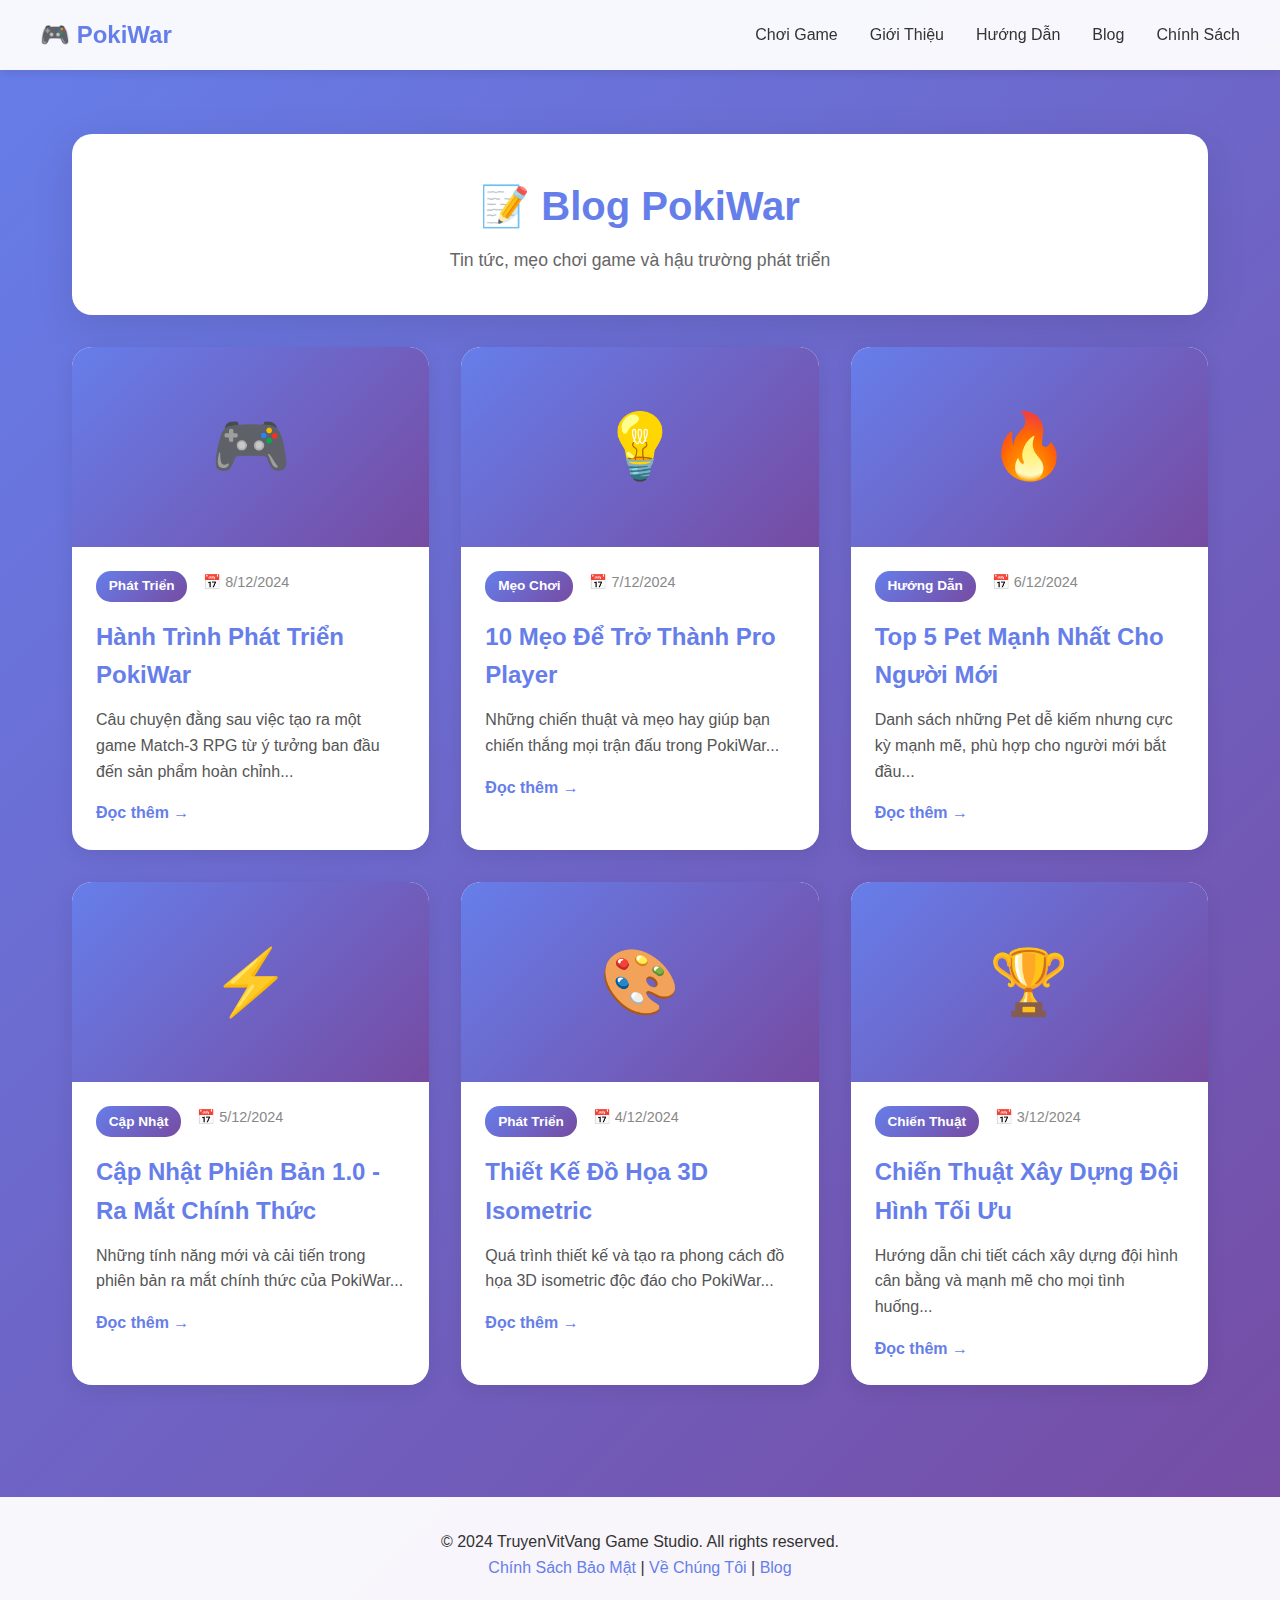
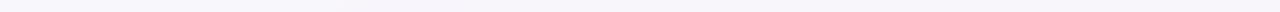
<file: blog.html>
<!DOCTYPE html>
<html lang="vi">
<head>
    <meta charset="UTF-8">
    <meta name="viewport" content="width=device-width, initial-scale=1.0">
    <title>Blog - PokiWar Game Development & Tips</title>
    
    <!-- SEO Meta Tags -->
    <meta name="description" content="Blog về phát triển game PokiWar, mẹo chơi game, cập nhật phiên bản mới và tin tức từ TruyenVitVang Game Studio">
    <meta name="keywords" content="pokiwar blog, game development, tips and tricks, game updates, match-3 strategy">
    <meta name="google-adsense-account" content="ca-pub-4878455337844727">
    
    <!-- Google AdSense -->
    <script async src="https://pagead2.googlesyndication.com/pagead/js/adsbygoogle.js?client=ca-pub-4878455337844727"
     crossorigin="anonymous"></script>
    
    <style>
        * {
            margin: 0;
            padding: 0;
            box-sizing: border-box;
        }

        body {
            font-family: 'Segoe UI', Tahoma, Geneva, Verdana, sans-serif;
            background: linear-gradient(135deg, #667eea 0%, #764ba2 100%);
            color: #333;
            line-height: 1.6;
        }

        .navbar {
            background: rgba(255, 255, 255, 0.95);
            backdrop-filter: blur(10px);
            padding: 1rem 2rem;
            box-shadow: 0 2px 10px rgba(0,0,0,0.1);
            position: sticky;
            top: 0;
            z-index: 1000;
        }

        .nav-container {
            max-width: 1200px;
            margin: 0 auto;
            display: flex;
            justify-content: space-between;
            align-items: center;
        }

        .logo {
            font-size: 1.5rem;
            font-weight: bold;
            color: #667eea;
            text-decoration: none;
        }

        .nav-links {
            display: flex;
            gap: 2rem;
            list-style: none;
        }

        .nav-links a {
            color: #333;
            text-decoration: none;
            font-weight: 500;
            transition: color 0.3s;
        }

        .nav-links a:hover {
            color: #667eea;
        }

        .container {
            max-width: 1200px;
            margin: 0 auto;
            padding: 2rem;
        }

        .page-header {
            background: white;
            border-radius: 20px;
            padding: 2.5rem;
            margin: 2rem 0;
            box-shadow: 0 10px 40px rgba(0,0,0,0.1);
            text-align: center;
        }

        .page-header h1 {
            font-size: 2.5rem;
            color: #667eea;
            margin-bottom: 0.5rem;
        }

        .page-header p {
            font-size: 1.1rem;
            color: #666;
        }

        .blog-grid {
            display: grid;
            grid-template-columns: repeat(auto-fill, minmax(350px, 1fr));
            gap: 2rem;
            margin: 2rem 0;
        }

        .blog-card {
            background: white;
            border-radius: 20px;
            overflow: hidden;
            box-shadow: 0 5px 20px rgba(0,0,0,0.08);
            transition: transform 0.3s, box-shadow 0.3s;
            cursor: pointer;
        }

        .blog-card:hover {
            transform: translateY(-10px);
            box-shadow: 0 15px 40px rgba(0,0,0,0.15);
        }

        .blog-image {
            width: 100%;
            height: 200px;
            background: linear-gradient(135deg, #667eea 0%, #764ba2 100%);
            display: flex;
            align-items: center;
            justify-content: center;
            font-size: 4rem;
        }

        .blog-content {
            padding: 1.5rem;
        }

        .blog-meta {
            display: flex;
            gap: 1rem;
            margin-bottom: 1rem;
            font-size: 0.9rem;
            color: #888;
        }

        .blog-category {
            background: linear-gradient(135deg, #667eea 0%, #764ba2 100%);
            color: white;
            padding: 0.3rem 0.8rem;
            border-radius: 15px;
            font-size: 0.85rem;
            font-weight: 600;
        }

        .blog-card h2 {
            color: #667eea;
            font-size: 1.5rem;
            margin-bottom: 0.8rem;
        }

        .blog-card p {
            color: #555;
            margin-bottom: 1rem;
        }

        .read-more {
            color: #667eea;
            font-weight: 600;
            text-decoration: none;
            display: inline-flex;
            align-items: center;
            gap: 0.5rem;
        }

        .read-more:hover {
            gap: 0.8rem;
        }

        .blog-article {
            background: white;
            border-radius: 20px;
            padding: 3rem;
            margin: 2rem 0;
            box-shadow: 0 5px 20px rgba(0,0,0,0.08);
            display: none;
        }

        .blog-article.active {
            display: block;
        }

        .blog-article h1 {
            color: #667eea;
            font-size: 2.5rem;
            margin-bottom: 1rem;
        }

        .blog-article h2 {
            color: #764ba2;
            font-size: 1.8rem;
            margin: 2rem 0 1rem 0;
        }

        .blog-article h3 {
            color: #667eea;
            font-size: 1.4rem;
            margin: 1.5rem 0 0.8rem 0;
        }

        .blog-article p {
            margin-bottom: 1rem;
            color: #555;
            font-size: 1.05rem;
        }

        .blog-article ul, .blog-article ol {
            margin: 1rem 0 1rem 2rem;
            color: #555;
        }

        .blog-article li {
            margin-bottom: 0.5rem;
        }

        .back-to-blog {
            background: linear-gradient(135deg, #667eea 0%, #764ba2 100%);
            color: white;
            padding: 0.8rem 1.5rem;
            border: none;
            border-radius: 25px;
            cursor: pointer;
            font-weight: 600;
            margin-bottom: 2rem;
        }

        .highlight-box {
            background: linear-gradient(135deg, #ffeaa7 0%, #fdcb6e 100%);
            padding: 1.5rem;
            border-radius: 15px;
            margin: 1.5rem 0;
            border-left: 5px solid #f39c12;
        }

        footer {
            background: rgba(255, 255, 255, 0.95);
            padding: 2rem;
            text-align: center;
            margin-top: 3rem;
        }

        @media (max-width: 768px) {
            .blog-grid {
                grid-template-columns: 1fr;
            }

            .page-header h1 {
                font-size: 1.8rem;
            }

            .nav-links {
                gap: 1rem;
                font-size: 0.9rem;
            }

            .container {
                padding: 1rem;
            }

            .blog-article {
                padding: 1.5rem;
            }
        }
    </style>
</head>
<body>
    <nav class="navbar">
        <div class="nav-container">
            <a href="index.html" class="logo">🎮 PokiWar</a>
            <ul class="nav-links">
                <li><a href="index.html">Chơi Game</a></li>
                <li><a href="about.html">Giới Thiệu</a></li>
                <li><a href="guide.html">Hướng Dẫn</a></li>
                <li><a href="blog.html">Blog</a></li>
                <li><a href="privacy.html">Chính Sách</a></li>
            </ul>
        </div>
    </nav>

    <div class="container">
        <div class="page-header">
            <h1>📝 Blog PokiWar</h1>
            <p>Tin tức, mẹo chơi game và hậu trường phát triển</p>
        </div>

        <div id="blog-list">
            <div class="blog-grid">
                <!-- Article 1 -->
                <div class="blog-card" onclick="showArticle('article1')">
                    <div class="blog-image">🎮</div>
                    <div class="blog-content">
                        <div class="blog-meta">
                            <span class="blog-category">Phát Triển</span>
                            <span>📅 8/12/2024</span>
                        </div>
                        <h2>Hành Trình Phát Triển PokiWar</h2>
                        <p>Câu chuyện đằng sau việc tạo ra một game Match-3 RPG từ ý tưởng ban đầu đến sản phẩm hoàn chỉnh...</p>
                        <a class="read-more">Đọc thêm →</a>
                    </div>
                </div>

                <!-- Article 2 -->
                <div class="blog-card" onclick="showArticle('article2')">
                    <div class="blog-image">💡</div>
                    <div class="blog-content">
                        <div class="blog-meta">
                            <span class="blog-category">Mẹo Chơi</span>
                            <span>📅 7/12/2024</span>
                        </div>
                        <h2>10 Mẹo Để Trở Thành Pro Player</h2>
                        <p>Những chiến thuật và mẹo hay giúp bạn chiến thắng mọi trận đấu trong PokiWar...</p>
                        <a class="read-more">Đọc thêm →</a>
                    </div>
                </div>

                <!-- Article 3 -->
                <div class="blog-card" onclick="showArticle('article3')">
                    <div class="blog-image">🔥</div>
                    <div class="blog-content">
                        <div class="blog-meta">
                            <span class="blog-category">Hướng Dẫn</span>
                            <span>📅 6/12/2024</span>
                        </div>
                        <h2>Top 5 Pet Mạnh Nhất Cho Người Mới</h2>
                        <p>Danh sách những Pet dễ kiếm nhưng cực kỳ mạnh mẽ, phù hợp cho người mới bắt đầu...</p>
                        <a class="read-more">Đọc thêm →</a>
                    </div>
                </div>

                <!-- Article 4 -->
                <div class="blog-card" onclick="showArticle('article4')">
                    <div class="blog-image">⚡</div>
                    <div class="blog-content">
                        <div class="blog-meta">
                            <span class="blog-category">Cập Nhật</span>
                            <span>📅 5/12/2024</span>
                        </div>
                        <h2>Cập Nhật Phiên Bản 1.0 - Ra Mắt Chính Thức</h2>
                        <p>Những tính năng mới và cải tiến trong phiên bản ra mắt chính thức của PokiWar...</p>
                        <a class="read-more">Đọc thêm →</a>
                    </div>
                </div>

                <!-- Article 5 -->
                <div class="blog-card" onclick="showArticle('article5')">
                    <div class="blog-image">🎨</div>
                    <div class="blog-content">
                        <div class="blog-meta">
                            <span class="blog-category">Phát Triển</span>
                            <span>📅 4/12/2024</span>
                        </div>
                        <h2>Thiết Kế Đồ Họa 3D Isometric</h2>
                        <p>Quá trình thiết kế và tạo ra phong cách đồ họa 3D isometric độc đáo cho PokiWar...</p>
                        <a class="read-more">Đọc thêm →</a>
                    </div>
                </div>

                <!-- Article 6 -->
                <div class="blog-card" onclick="showArticle('article6')">
                    <div class="blog-image">🏆</div>
                    <div class="blog-content">
                        <div class="blog-meta">
                            <span class="blog-category">Chiến Thuật</span>
                            <span>📅 3/12/2024</span>
                        </div>
                        <h2>Chiến Thuật Xây Dựng Đội Hình Tối Ưu</h2>
                        <p>Hướng dẫn chi tiết cách xây dựng đội hình cân bằng và mạnh mẽ cho mọi tình huống...</p>
                        <a class="read-more">Đọc thêm →</a>
                    </div>
                </div>
            </div>
        </div>

        <!-- Article 1 Full -->
        <div id="article1" class="blog-article">
            <button class="back-to-blog" onclick="backToBlog()">← Quay lại Blog</button>
            
            <h1>🎮 Hành Trình Phát Triển PokiWar</h1>
            <div class="blog-meta" style="margin-bottom: 2rem;">
                <span class="blog-category">Phát Triển</span>
                <span>📅 8 Tháng 12, 2024</span>
                <span>✍️ TruyenVitVang Team</span>
            </div>

            <p>Xin chào các bạn! Hôm nay tôi muốn chia sẻ câu chuyện đằng sau việc phát triển PokiWar - từ một ý tưởng đơn giản đến một game Match-3 RPG hoàn chỉnh.</p>

            <h2>💭 Ý Tưởng Ban Đầu</h2>
            <p>Tất cả bắt đầu từ tháng 6 năm 2024, khi team chúng tôi đang tìm kiếm một dự án game web có thể tiếp cận được đông đảo người chơi Việt Nam. Chúng tôi nhận thấy rằng:</p>
            
            <ul>
                <li>Game Match-3 rất phổ biến và dễ tiếp cận</li>
                <li>RPG có độ sâu và khả năng giữ chân người chơi lâu dài</li>
                <li>Kết hợp cả hai có thể tạo ra trải nghiệm độc đáo</li>
                <li>Progressive Web App cho phép chơi mọi lúc mọi nơi</li>
            </ul>

            <p>Và thế là ý tưởng về PokiWar ra đời - một game kết hợp gameplay Match-3 đơn giản với hệ thống RPG sâu sắc.</p>

            <h2>🛠️ Giai Đoạn Phát Triển</h2>
            
            <h3>Tháng 6-7: Prototype và Game Design</h3>
            <p>Hai tháng đầu tiên được dành để:</p>
            <ul>
                <li>Thiết kế game mechanics cơ bản</li>
                <li>Tạo prototype cho hệ thống Match-3</li>
                <li>Thiết kế hệ thống Pet và nguyên tố</li>
                <li>Lên kế hoạch cho 8 hành tinh và 100+ màn chơi</li>
            </ul>

            <div class="highlight-box">
                <strong>Thử Thách:</strong> Cân bằng giữa độ khó của Match-3 và RPG là một thách thức lớn. Chúng tôi đã phải thử nghiệm rất nhiều để tìm ra công thức phù hợp.
            </div>

            <h3>Tháng 8-9: Phát Triển Core Gameplay</h3>
            <p>Giai đoạn này tập trung vào:</p>
            <ul>
                <li>Xây dựng engine Match-3 với các combo đặc biệt</li>
                <li>Phát triển hệ thống chiến đấu</li>
                <li>Tạo ra 50+ Pet đầu tiên</li>
                <li>Implement hệ thống progression</li>
            </ul>

            <h3>Tháng 10-11: Đồ Họa và Polish</h3>
            <p>Hai tháng cuối dành cho:</p>
            <ul>
                <li>Thiết kế đồ họa 3D isometric</li>
                <li>Tạo animations và effects</li>
                <li>Tối ưu hóa performance</li>
                <li>Testing và bug fixing</li>
            </ul>

            <h2>🎨 Quyết Định Thiết Kế</h2>
            
            <h3>Tại Sao Chọn 3D Isometric?</h3>
            <p>Chúng tôi muốn tạo ra một phong cách visual độc đáo, khác biệt với các game Match-3 truyền thống. Isometric 3D mang lại:</p>
            <ul>
                <li>Chiều sâu và không gian 3D mà không cần WebGL phức tạp</li>
                <li>Phong cách retro-modern thu hút</li>
                <li>Performance tốt trên mọi thiết bị</li>
                <li>Dễ dàng mở rộng và thêm nội dung mới</li>
            </ul>

            <h3>Progressive Web App</h3>
            <p>Quyết định làm PWA thay vì native app vì:</p>
            <ul>
                <li>Không cần download từ store</li>
                <li>Cập nhật tức thì, không cần người chơi update</li>
                <li>Chơi được trên mọi nền tảng</li>
                <li>Có thể cài đặt và chơi offline</li>
            </ul>

            <h2>📊 Những Con Số Thú Vị</h2>
            <ul>
                <li><strong>6 tháng</strong> phát triển</li>
                <li><strong>15,000+</strong> dòng code</li>
                <li><strong>100+</strong> Pet được thiết kế</li>
                <li><strong>120+</strong> màn chơi</li>
                <li><strong>50+</strong> kỹ năng độc đáo</li>
                <li><strong>8</strong> hành tinh với theme riêng biệt</li>
            </ul>

            <h2>🔮 Tương Lai</h2>
            <p>Đây mới chỉ là bước đầu tiên. Chúng tôi có kế hoạch:</p>
            <ul>
                <li>Thêm chế độ PvP Arena</li>
                <li>Event đặc biệt hàng tuần</li>
                <li>Thêm 50+ Pet mới mỗi quý</li>
                <li>Hệ thống Guild/Clan</li>
                <li>Boss Raid cộng đồng</li>
            </ul>

            <p>Cảm ơn các bạn đã đồng hành cùng PokiWar. Hãy tiếp tục theo dõi blog để cập nhật những tin tức mới nhất!</p>
        </div>

        <!-- Article 2 Full -->
        <div id="article2" class="blog-article">
            <button class="back-to-blog" onclick="backToBlog()">← Quay lại Blog</button>
            
            <h1>💡 10 Mẹo Để Trở Thành Pro Player</h1>
            <div class="blog-meta" style="margin-bottom: 2rem;">
                <span class="blog-category">Mẹo Chơi</span>
                <span>📅 7 Tháng 12, 2024</span>
            </div>

            <p>Sau nhiều giờ chơi và nghiên cứu, đây là 10 mẹo quan trọng nhất giúp bạn nâng cao kỹ năng chơi PokiWar:</p>

            <h2>1. 👀 Luôn Nhìn Toàn Bộ Bảng</h2>
            <p>Đừng vội vàng di chuyển ngay khi thấy một combo 3. Hãy dành 2-3 giây để quan sát toàn bộ bảng, tìm kiếm cơ hội tạo combo lớn hơn hoặc combo đặc biệt.</p>
            
            <div class="highlight-box">
                <strong>Mẹo Pro:</strong> Bắt đầu quan sát từ góc trên cùng, quét xuống dưới. Điều này giúp bạn phát hiện các cơ hội cascade tốt hơn.
            </div>

            <h2>2. 🎯 Ưu Tiên Combo Đặc Biệt</h2>
            <p>Một combo 4-5 viên mạnh hơn nhiều so với 2-3 combo 3 viên. Đặc biệt:</p>
            <ul>
                <li>Combo 5 thẳng hàng (Color Bomb) có thể thay đổi cục diện trận đấu</li>
                <li>Combo 4 viên (Lightning) hiệu quả để clear hàng/cột</li>
                <li>Kết hợp 2 viên đặc biệt tạo hiệu ứng cực mạnh</li>
            </ul>

            <h2>3. 💎 Quản Lý MP Thông Minh</h2>
            <p>MP là tài nguyên quý giá. Đừng lãng phí vào skill yếu:</p>
            <ul>
                <li>Chờ đến khi có ít nhất 60-70 MP trước khi dùng skill mạnh</li>
                <li>Kết hợp skill với combo lớn để tối đa hóa sát thương</li>
                <li>Giữ một ít MP để dùng skill heal khi cần thiết</li>
            </ul>

            <h2>4. 🔥 Tận Dụng Nguyên Tố</h2>
            <p>Sát thương x2 khi có lợi thế nguyên tố là rất lớn:</p>
            <ul>
                <li>Luôn kiểm tra hệ nguyên tố của kẻ địch trước trận</li>
                <li>Ưu tiên tạo combo nguyên tố có lợi thế</li>
                <li>Tránh dùng skill nguyên tố bất lợi</li>
            </ul>

            <h2>5. 🏗️ Xây Dựng Đội Hình Cân Bằng</h2>
            <p>Đội hình lý tưởng cần:</p>
            <ul>
                <li>1 Tank (HP cao, DEF cao)</li>
                <li>1-2 DPS (ATK cao)</li>
                <li>1 Support/Healer</li>
                <li>Đa dạng nguyên tố để counter nhiều loại địch</li>
            </ul>

            <h2>6. 📈 Nâng Cấp Tập Trung</h2>
            <p>Thay vì nâng đều tất cả Pet, hãy:</p>
            <ul>
                <li>Chọn 3-5 Pet chính để tập trung nâng cấp</li>
                <li>Nâng Pet đó lên max level trước khi chuyển sang Pet khác</li>
                <li>Ưu tiên Pet có skill mạnh và phù hợp với phong cách chơi</li>
            </ul>

            <h2>7. 🎲 Tạo Cascade Hiệu Quả</h2>
            <p>Cascade (combo dây chuyền) là chìa khóa để gây sát thương lớn:</p>
            <ul>
                <li>Tạo combo ở vị trí cao (hàng trên) để tăng cơ hội cascade</li>
                <li>Quan sát các viên đang rơi để dự đoán combo tiếp theo</li>
                <li>Kết hợp với skill AOE để tạo cascade lớn</li>
            </ul>

            <h2>8. ⏰ Timing Skill Hoàn Hảo</h2>
            <p>Thời điểm dùng skill rất quan trọng:</p>
            <ul>
                <li><strong>Skill Buff:</strong> Dùng trước khi tạo combo lớn</li>
                <li><strong>Skill Debuff:</strong> Dùng ngay đầu trận</li>
                <li><strong>Skill Heal:</strong> Dùng khi HP dưới 30%</li>
                <li><strong>Skill Nuke:</strong> Giữ cho boss hoặc tình huống khẩn cấp</li>
            </ul>

            <h2>9. 💰 Farm Hiệu Quả</h2>
            <p>Để có tài nguyên nhanh nhất:</p>
            <ul>
                <li>Farm màn boss có tỷ lệ drop cao</li>
                <li>Hoàn thành daily quest trước khi farm</li>
                <li>Farm trong event có bonus drop</li>
                <li>Sử dụng đội hình tối ưu để clear nhanh</li>
            </ul>

            <h2>10. 📚 Học Hỏi Liên Tục</h2>
            <p>Game luôn cập nhật và thay đổi:</p>
            <ul>
                <li>Theo dõi blog để biết meta mới nhất</li>
                <li>Thử nghiệm các đội hình và chiến thuật mới</li>
                <li>Học hỏi từ các player khác</li>
                <li>Đọc kỹ mô tả skill và passive của Pet</li>
            </ul>

            <div class="highlight-box">
                <strong>Bonus Tip:</strong> Hãy chơi với tâm thế vui vẻ và thư giãn. Đừng quá căng thẳng vì thắng thua. Kỹ năng sẽ tự nhiên cải thiện theo thời gian!
            </div>

            <p>Chúc các bạn chơi game vui vẻ và sớm trở thành Pro Player!</p>
        </div>

        <!-- Article 3 Full -->
        <div id="article3" class="blog-article">
            <button class="back-to-blog" onclick="backToBlog()">← Quay lại Blog</button>
            
            <h1>🔥 Top 5 Pet Mạnh Nhất Cho Người Mới</h1>
            <div class="blog-meta" style="margin-bottom: 2rem;">
                <span class="blog-category">Hướng Dẫn</span>
                <span>📅 6 Tháng 12, 2024</span>
            </div>

            <p>Bạn mới bắt đầu chơi PokiWar và không biết nên tập trung vào Pet nào? Đây là danh sách 5 Pet dễ kiếm nhưng cực kỳ mạnh mẽ!</p>

            <h2>1. 🔥 Flamey - Hệ Lửa</h2>
            <p><strong>Cách kiếm:</strong> Pet khởi đầu hoặc drop ở Planet 1</p>
            <p><strong>Tại sao mạnh:</strong></p>
            <ul>
                <li>ATK cao nhất trong các Pet tier thấp</li>
                <li>Skill "Fireball" gây sát thương lớn chỉ với 30 MP</li>
                <li>Dễ nâng cấp vì drop rate cao</li>
                <li>Hiệu quả chống lại nhiều boss đầu game</li>
            </ul>
            <p><strong>Cách dùng:</strong> Đặt ở vị trí DPS chính, kết hợp với Tank để bảo vệ.</p>

            <h2>2. 💧 Aquos - Hệ Nước</h2>
            <p><strong>Cách kiếm:</strong> Pet khởi đầu hoặc Planet 2</p>
            <p><strong>Tại sao mạnh:</strong></p>
            <ul>
                <li>Cân bằng giữa ATK và DEF</li>
                <li>Skill "Water Shield" giảm 30% sát thương nhận vào</li>
                <li>Passive tăng 10% HP cho cả đội</li>
                <li>Versatile - phù hợp nhiều tình huống</li>
            </ul>
            <p><strong>Cách dùng:</strong> Có thể làm Tank phụ hoặc DPS tùy tình huống.</p>

            <h2>3. 🌍 Rocky - Hệ Đất</h2>
            <p><strong>Cách kiếm:</strong> Pet khởi đầu hoặc Planet 1-2</p>
            <p><strong>Tại sao mạnh:</strong></p>
            <ul>
                <li>HP và DEF cao nhất early game</li>
                <li>Skill "Stone Wall" tạo shield cho cả đội</li>
                <li>Rất khó chết, phù hợp làm Tank chính</li>
                <li>Counter hiệu quả các Pet hệ Nước</li>
            </ul>
            <p><strong>Cách dùng:</strong> Tank chính, đứng đầu để nhận sát thương.</p>

            <h2>4. ⚡ Sparky - Hệ Sét</h2>
            <p><strong>Cách kiếm:</strong> Drop hiếm ở Planet 2-3</p>
            <p><strong>Tại sao mạnh:</strong></p>
            <ul>
                <li>Skill AOE "Chain Lightning" hit nhiều mục tiêu</li>
                <li>Tốc độ cao, hành động trước</li>
                <li>Không bị counter bởi bất kỳ hệ nào</li>
                <li>Cực mạnh trong các trận có nhiều minion</li>
            </ul>
            <p><strong>Cách dùng:</strong> DPS AOE, đặc biệt hiệu quả với boss có minion.</p>

            <h2>5. 💨 Windy - Hệ Gió</h2>
            <p><strong>Cách kiếm:</strong> Planet 3 hoặc event</p>
            <p><strong>Tại sao mạnh:</strong></p>
            <ul>
                <li>Skill "Healing Breeze" hồi 25% HP cho cả đội</li>
                <li>Passive tăng 15% MP recovery</li>
                <li>Tốc độ cao, heal kịp thời</li>
                <li>Essential cho các trận dài</li>
            </ul>
            <p><strong>Cách dùng:</strong> Support/Healer, giữ cả đội sống sót.</p>

            <h2>🏆 Đội Hình Gợi Ý</h2>
            <p>Kết hợp 3 trong 5 Pet trên để có đội hình mạnh:</p>
            
            <h3>Đội Hình Cân Bằng</h3>
            <ul>
                <li><strong>Rocky</strong> (Tank) - Nhận sát thương</li>
                <li><strong>Flamey</strong> (DPS) - Gây sát thương chính</li>
                <li><strong>Windy</strong> (Support) - Hồi máu và buff</li>
            </ul>

            <h3>Đội Hình Tấn Công</h3>
            <ul>
                <li><strong>Aquos</strong> (Off-tank) - Tank kiêm DPS</li>
                <li><strong>Flamey</strong> (DPS) - Sát thương đơn mục tiêu</li>
                <li><strong>Sparky</strong> (DPS AOE) - Sát thương diện rộng</li>
            </ul>

            <div class="highlight-box">
                <strong>Lưu Ý:</strong> Tất cả 5 Pet này đều có thể kiếm được miễn phí trong vòng 1-2 tuần chơi. Không cần mua Gems!
            </div>

            <p>Chúc các bạn sớm thu phục được những Pet mạnh mẽ này!</p>
        </div>

        <!-- Remaining articles (4, 5, 6) with similar structure -->
        <div id="article4" class="blog-article">
            <button class="back-to-blog" onclick="backToBlog()">← Quay lại Blog</button>
            <h1>⚡ Cập Nhật Phiên Bản 1.0 - Ra Mắt Chính Thức</h1>
            <div class="blog-meta" style="margin-bottom: 2rem;">
                <span class="blog-category">Cập Nhật</span>
                <span>📅 5 Tháng 12, 2024</span>
            </div>
            <p>Chúng tôi vô cùng vui mừng thông báo PokiWar chính thức ra mắt phiên bản 1.0! Sau 6 tháng phát triển không ngừng nghỉ, game đã sẵn sàng để các bạn trải nghiệm...</p>
            <h2>🎉 Tính Năng Chính</h2>
            <ul>
                <li>8 hành tinh với 120+ màn chơi độc đáo</li>
                <li>100+ Pet có thể thu phục và nâng cấp</li>
                <li>Hệ thống Match-3 với combo đặc biệt</li>
                <li>Progressive Web App - Chơi offline</li>
                <li>Đồ họa 3D isometric đẹp mắt</li>
            </ul>
            <p>Hãy tải game ngay và bắt đầu cuộc phiêu lưu của bạn!</p>
        </div>

        <div id="article5" class="blog-article">
            <button class="back-to-blog" onclick="backToBlog()">← Quay lại Blog</button>
            <h1>🎨 Thiết Kế Đồ Họa 3D Isometric</h1>
            <div class="blog-meta" style="margin-bottom: 2rem;">
                <span class="blog-category">Phát Triển</span>
                <span>📅 4 Tháng 12, 2024</span>
            </div>
            <p>Một trong những quyết định quan trọng nhất trong quá trình phát triển PokiWar là chọn phong cách đồ họa 3D isometric. Hôm nay tôi muốn chia sẻ về quá trình thiết kế này...</p>
            <h2>🎯 Tại Sao Isometric?</h2>
            <p>Isometric 3D mang lại nhiều lợi ích:</p>
            <ul>
                <li>Tạo chiều sâu 3D mà không cần WebGL phức tạp</li>
                <li>Performance tốt trên mọi thiết bị</li>
                <li>Phong cách retro-modern thu hút</li>
                <li>Dễ dàng tạo assets mới</li>
            </ul>
        </div>

        <div id="article6" class="blog-article">
            <button class="back-to-blog" onclick="backToBlog()">← Quay lại Blog</button>
            <h1>🏆 Chiến Thuật Xây Dựng Đội Hình Tối Ưu</h1>
            <div class="blog-meta" style="margin-bottom: 2rem;">
                <span class="blog-category">Chiến Thuật</span>
                <span>📅 3 Tháng 12, 2024</span>
            </div>
            <p>Xây dựng đội hình tối ưu là yếu tố quyết định thắng thua trong PokiWar. Hãy cùng tìm hiểu cách tạo ra đội hình mạnh nhất...</p>
            <h2>🎯 Nguyên Tắc Cơ Bản</h2>
            <ul>
                <li><strong>Cân bằng vai trò:</strong> Tank, DPS, Support</li>
                <li><strong>Đa dạng nguyên tố:</strong> Ít nhất 2-3 hệ khác nhau</li>
                <li><strong>Synergy:</strong> Pet hỗ trợ lẫn nhau</li>
                <li><strong>Counter:</strong> Chọn Pet phù hợp với kẻ địch</li>
            </ul>
        </div>
    </div>

    <footer>
        <p>&copy; 2024 TruyenVitVang Game Studio. All rights reserved.</p>
        <p>
            <a href="privacy.html" style="color: #667eea; text-decoration: none;">Chính Sách Bảo Mật</a> | 
            <a href="about.html" style="color: #667eea; text-decoration: none;">Về Chúng Tôi</a> | 
            <a href="blog.html" style="color: #667eea; text-decoration: none;">Blog</a>
        </p>
    </footer>

    <script>
        function showArticle(articleId) {
            document.getElementById('blog-list').style.display = 'none';
            document.querySelectorAll('.blog-article').forEach(article => {
                article.classList.remove('active');
            });
            document.getElementById(articleId).classList.add('active');
            window.scrollTo(0, 0);
        }

        function backToBlog() {
            document.getElementById('blog-list').style.display = 'block';
            document.querySelectorAll('.blog-article').forEach(article => {
                article.classList.remove('active');
            });
            window.scrollTo(0, 0);
        }
    </script>
</body>
</html>
</file>
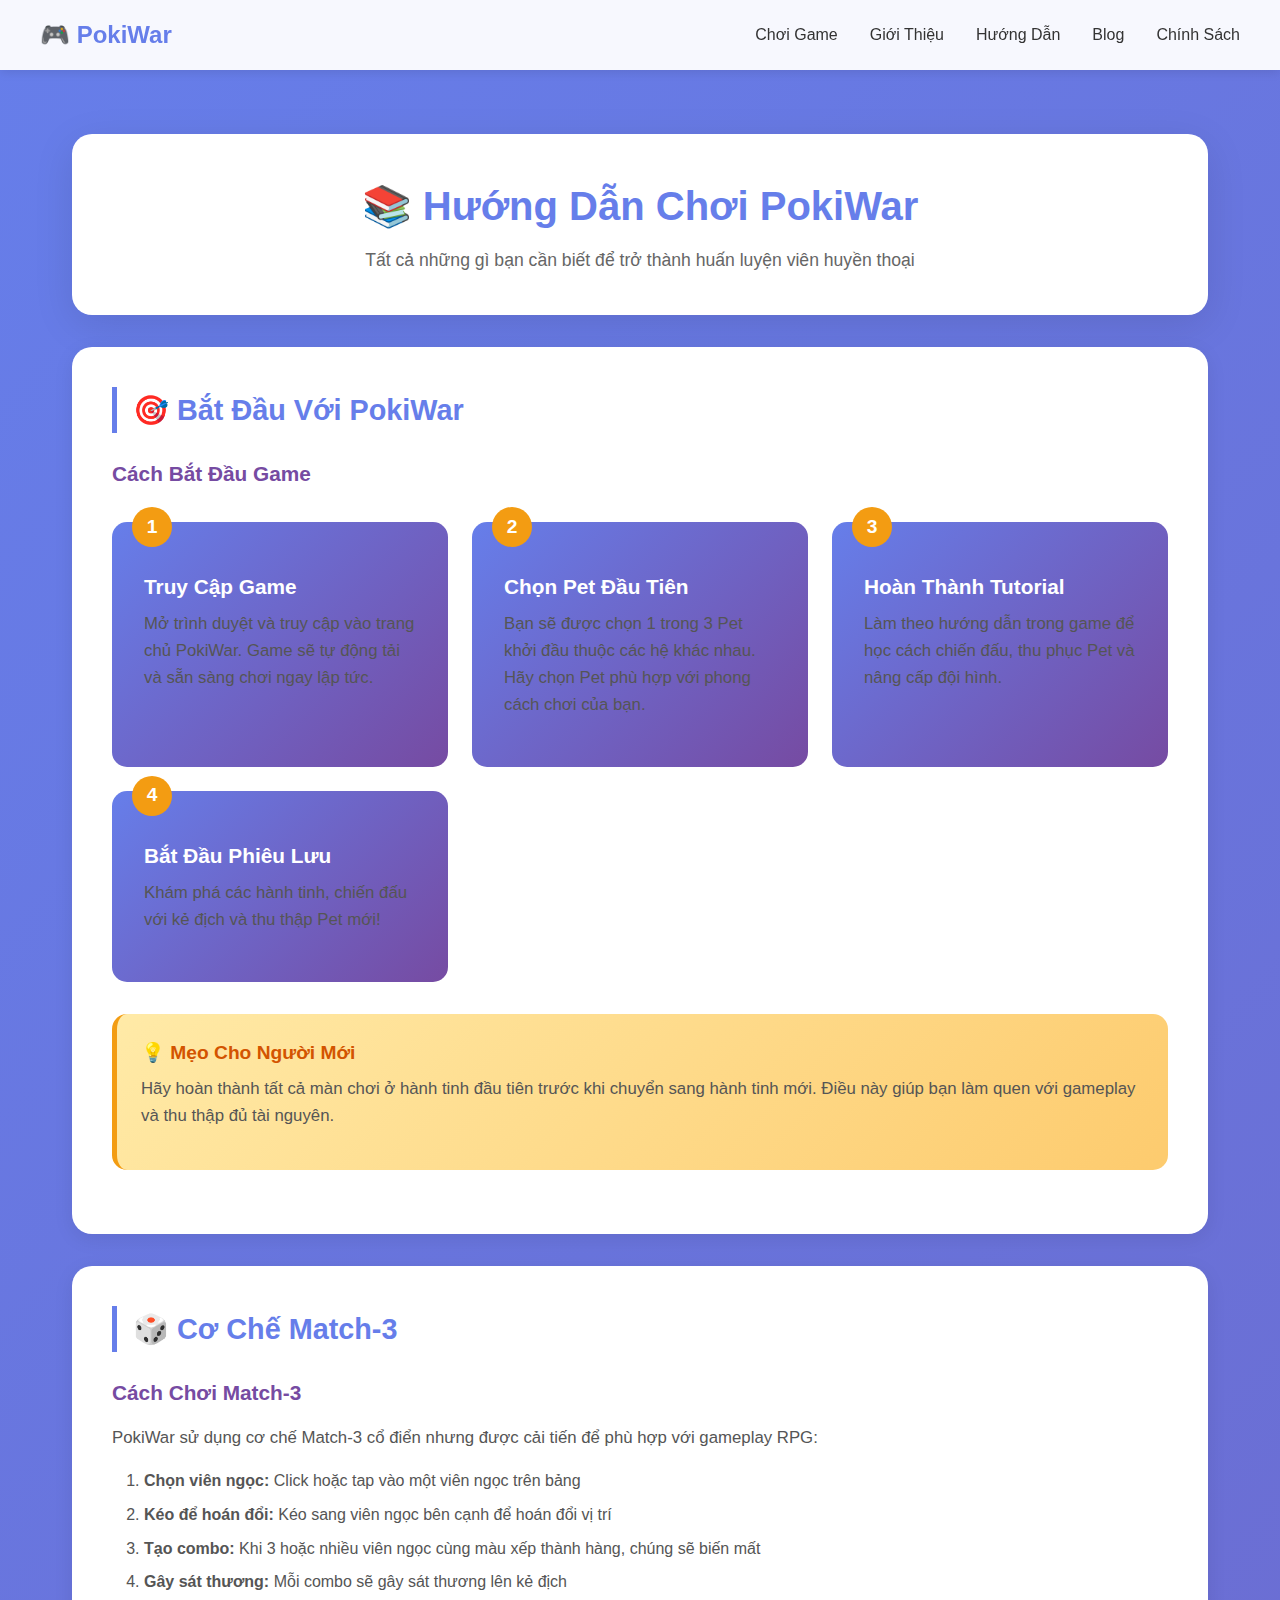
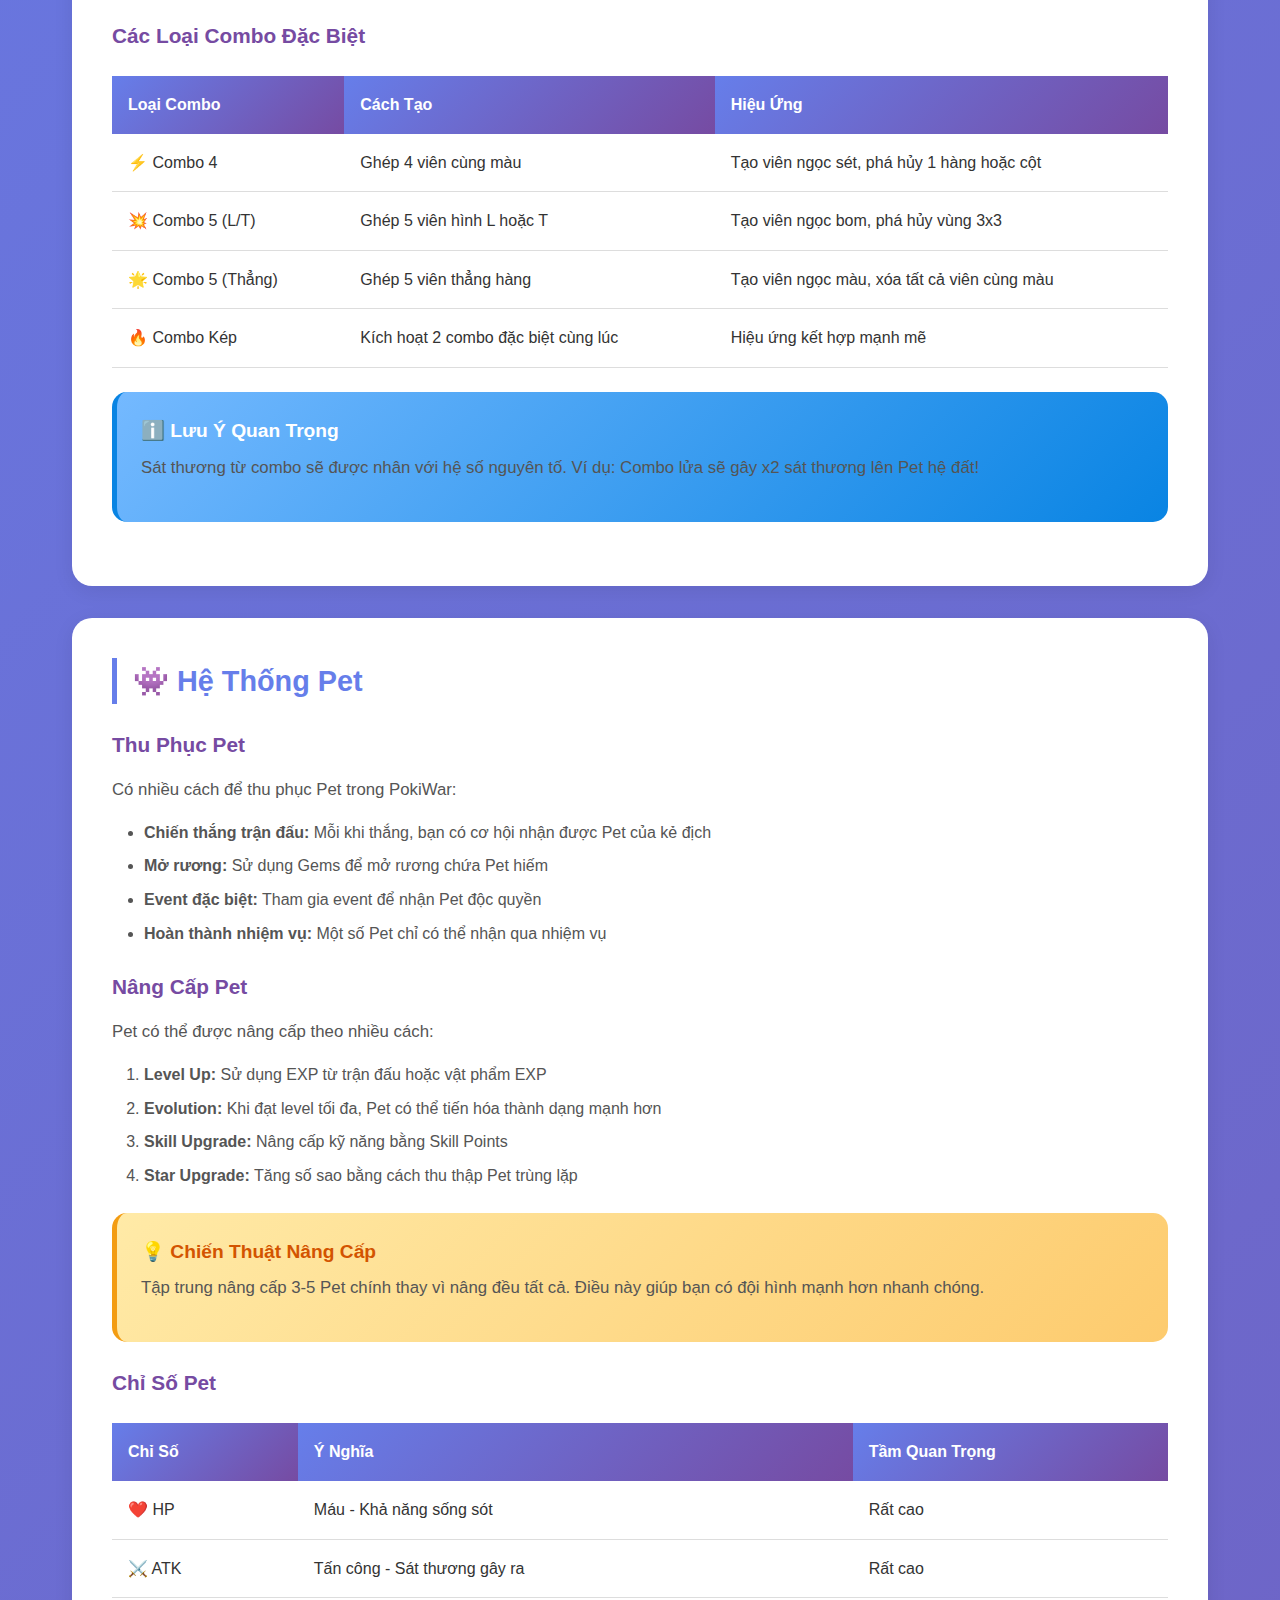
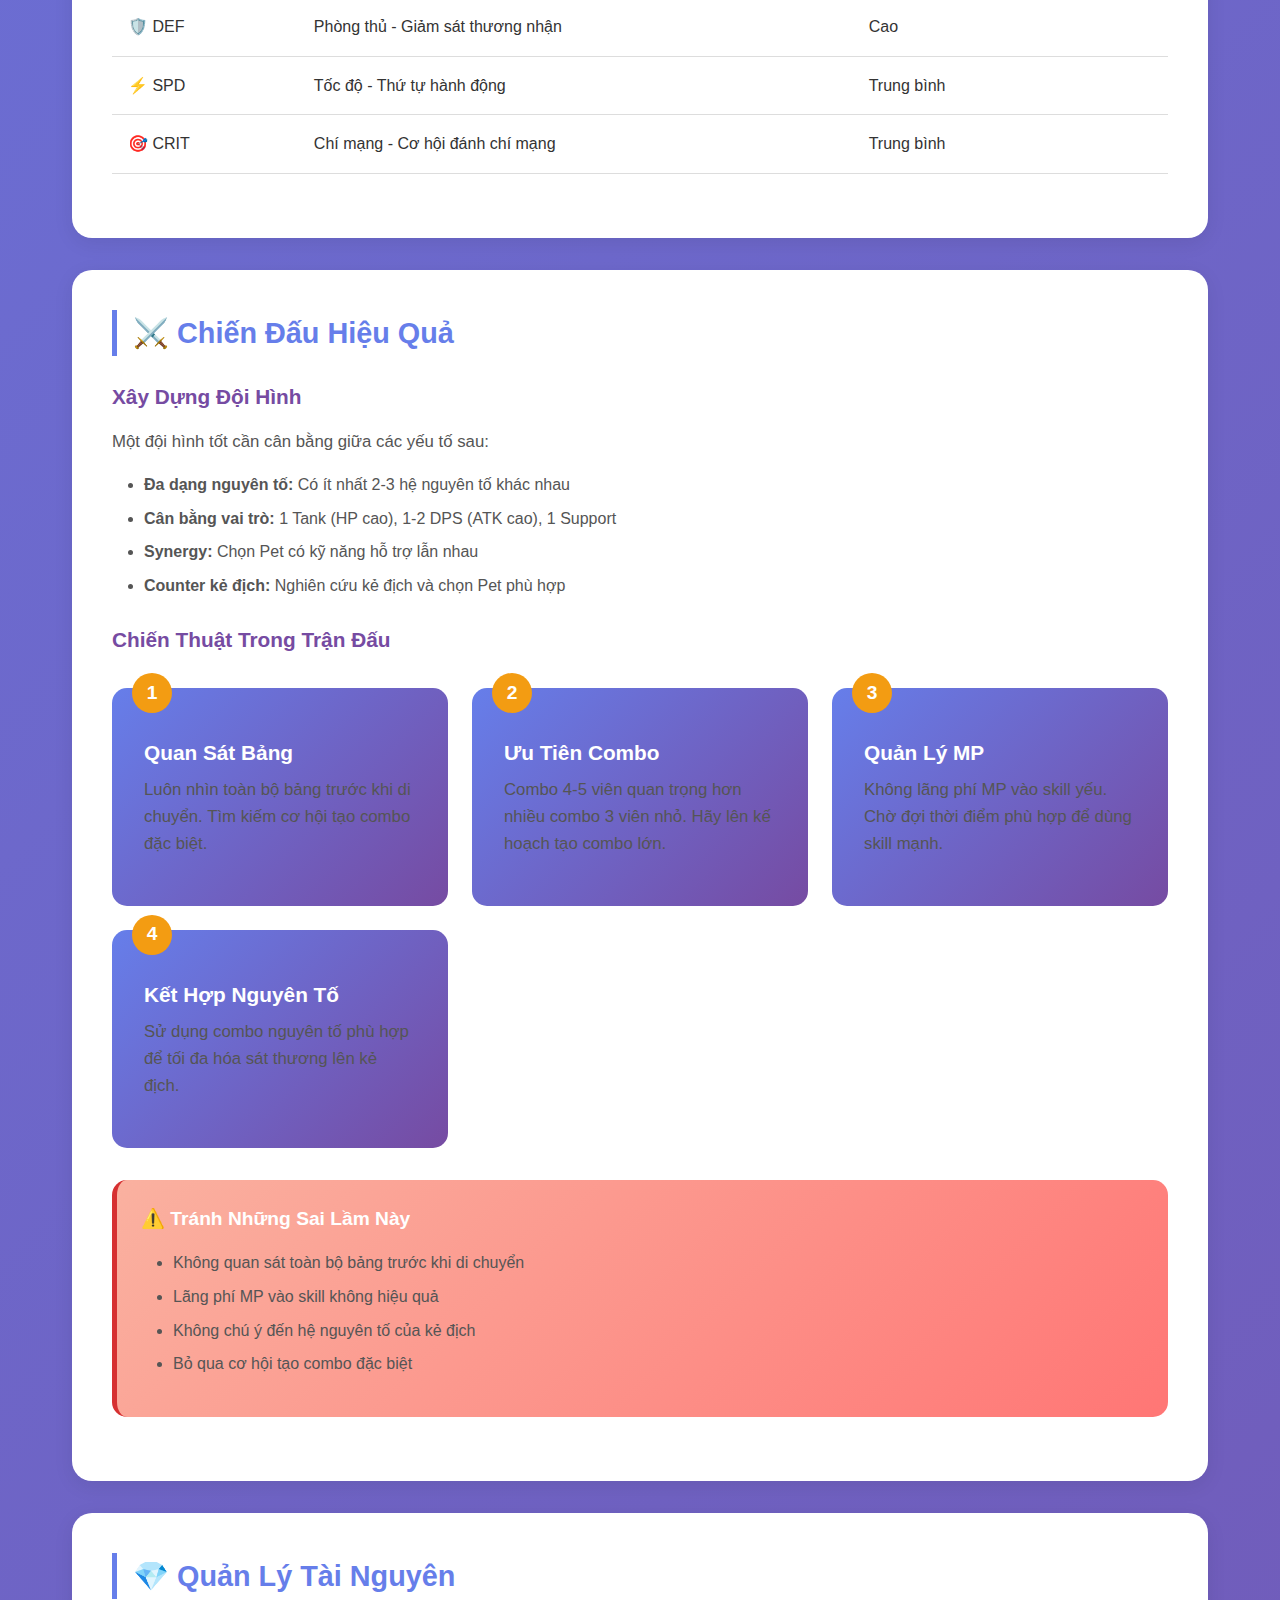
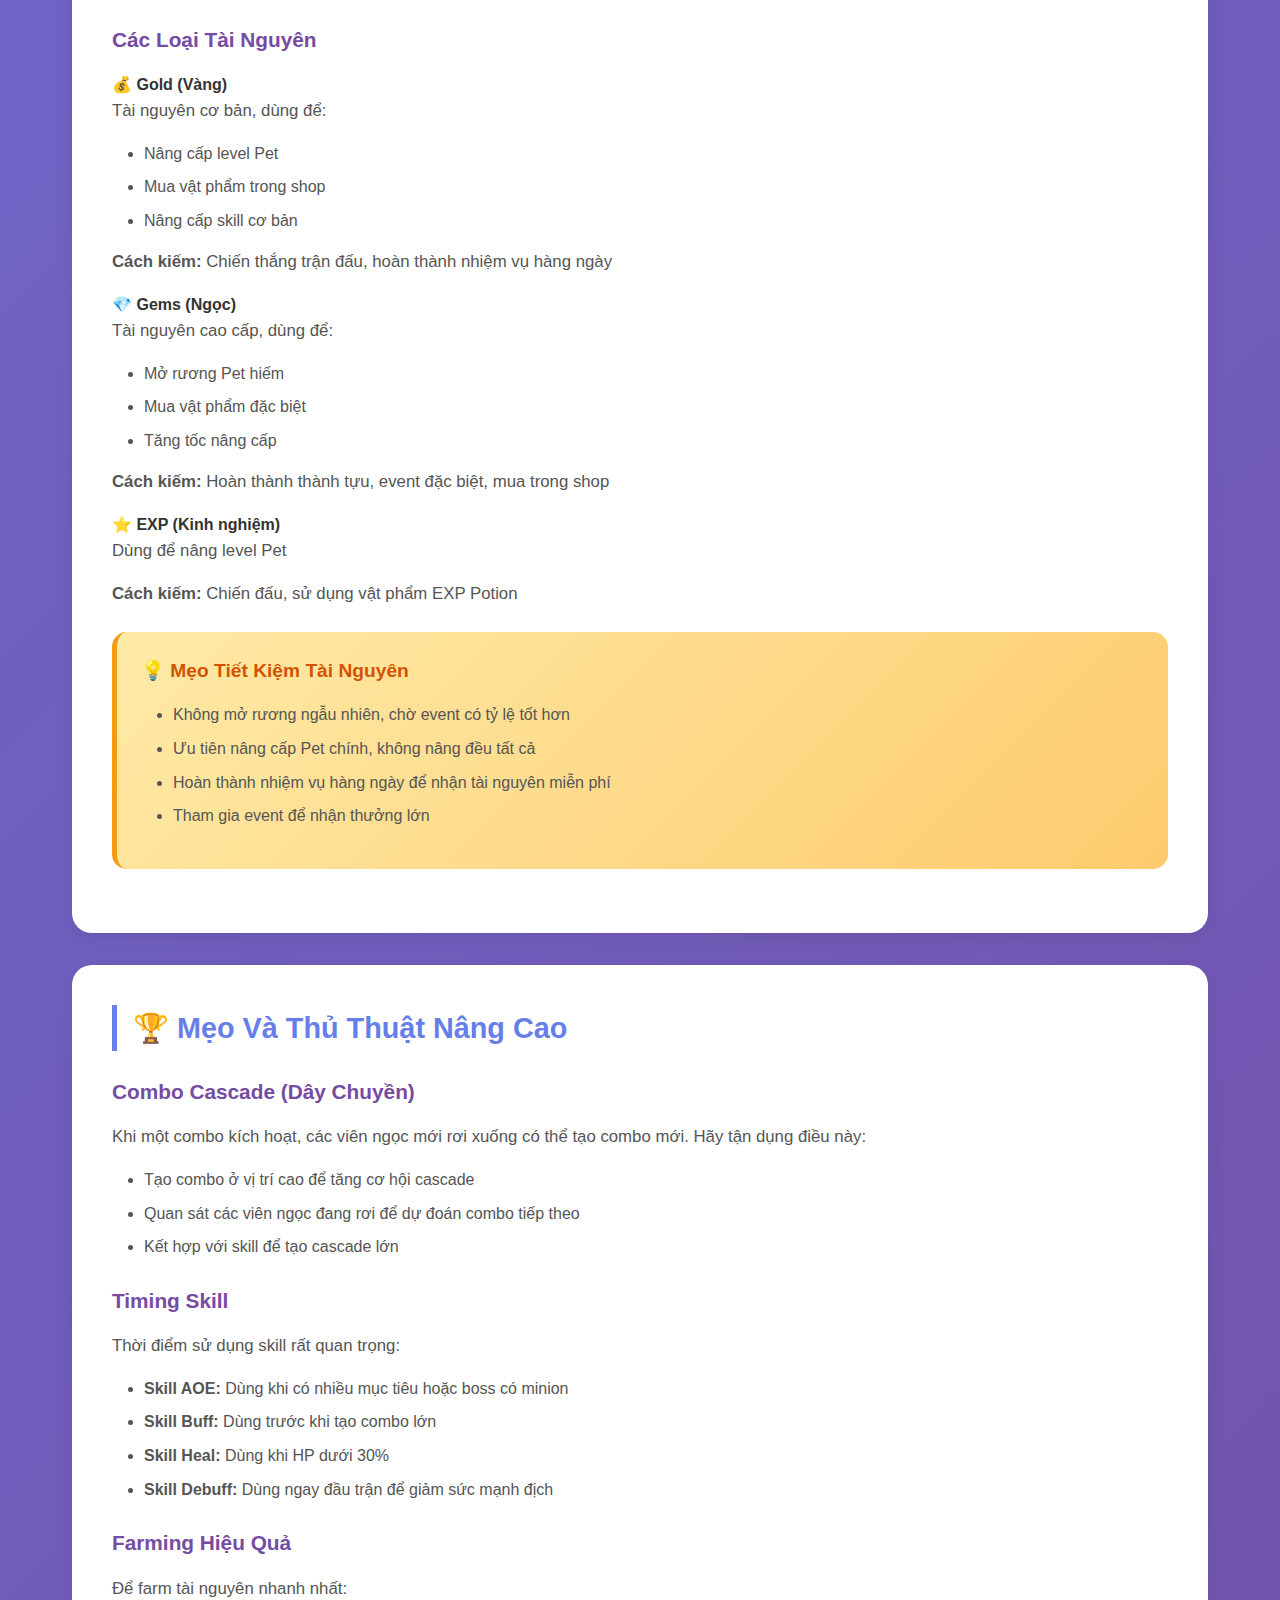
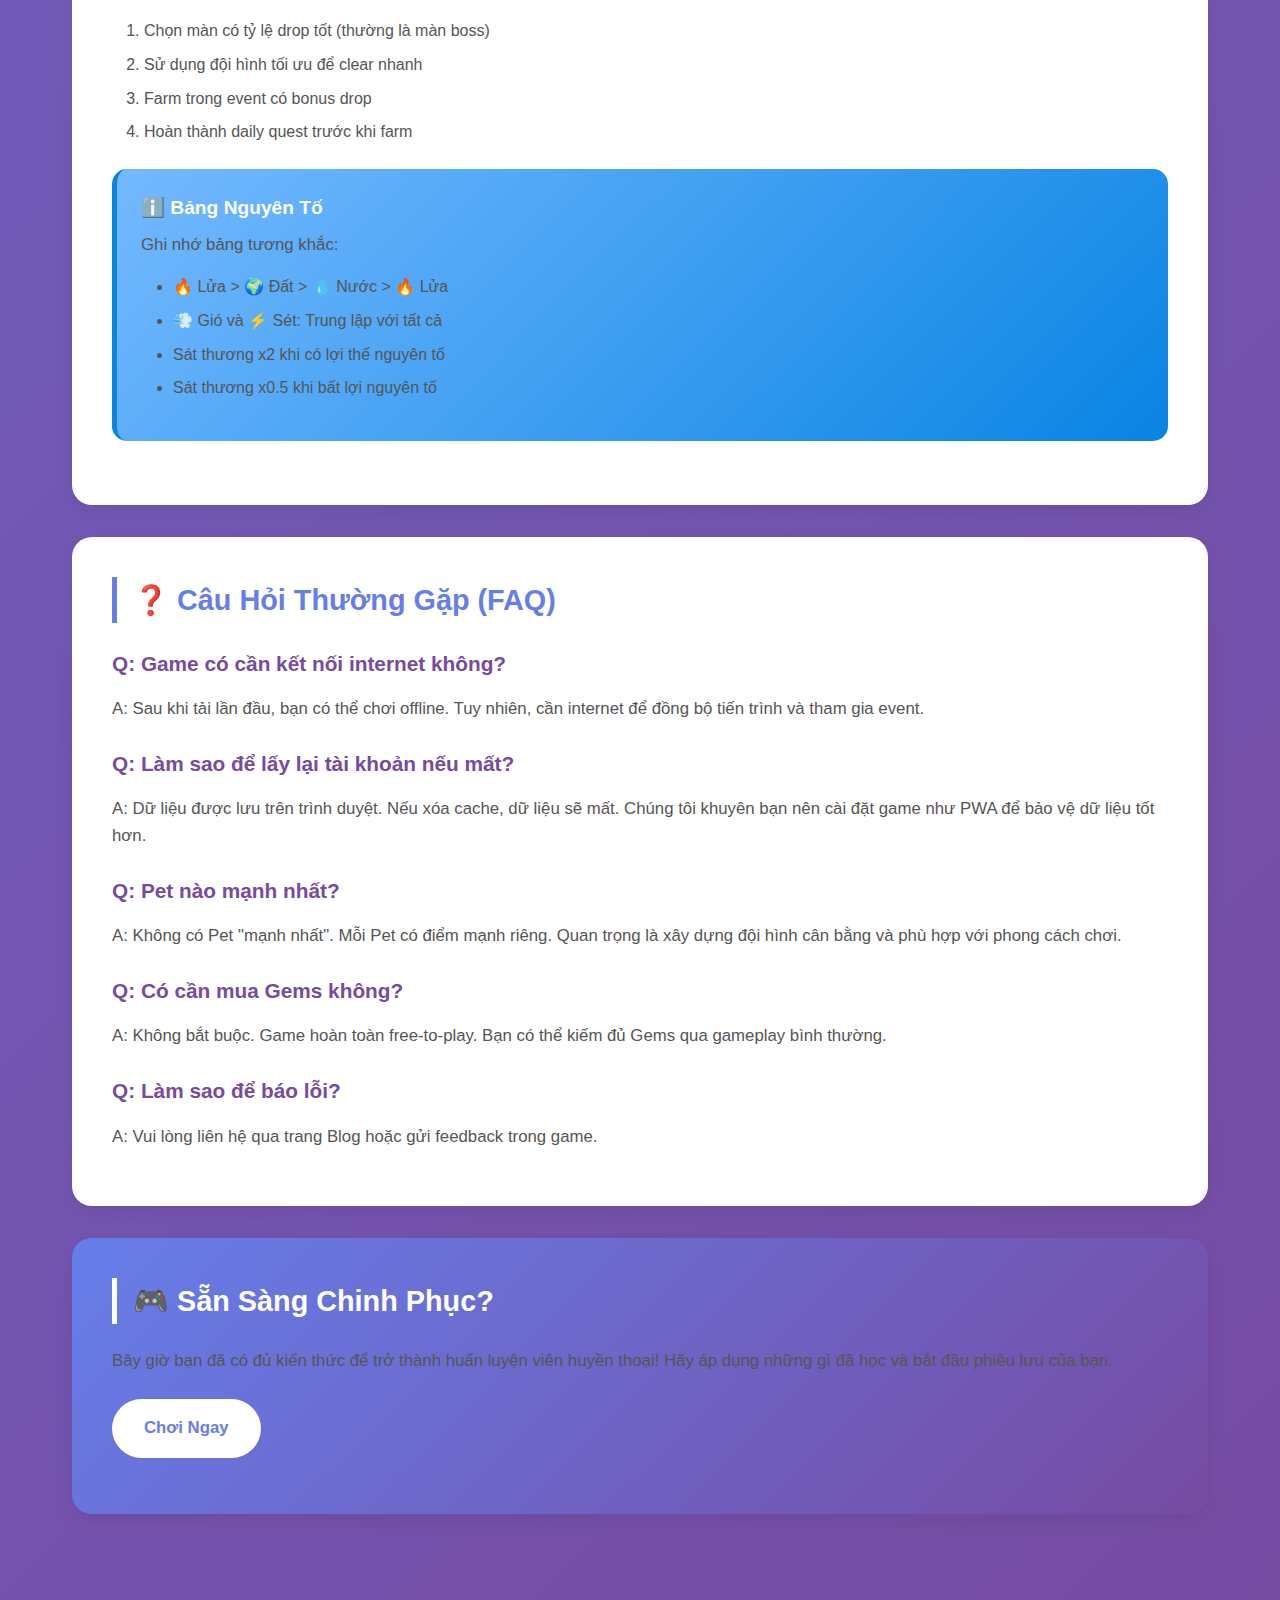
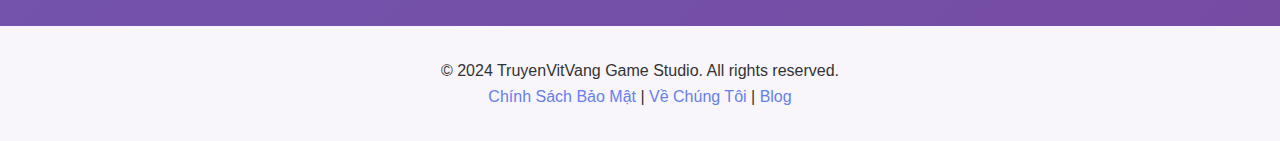
<file: guide.html>
<!DOCTYPE html>
<html lang="vi">
<head>
    <meta charset="UTF-8">
    <meta name="viewport" content="width=device-width, initial-scale=1.0">
    <title>Hướng Dẫn Chơi - PokiWar Match-3 RPG</title>
    
    <!-- SEO Meta Tags -->
    <meta name="description" content="Hướng dẫn chi tiết cách chơi PokiWar - từ cơ bản đến nâng cao. Học cách thu phục pet, chiến đấu hiệu quả và xây dựng đội hình mạnh nhất.">
    <meta name="keywords" content="hướng dẫn pokiwar, cách chơi match-3, chiến thuật game, thu phục pet, tips and tricks">
    <meta name="google-adsense-account" content="ca-pub-4878455337844727">
    
    <!-- Google AdSense -->
    <script async src="https://pagead2.googlesyndication.com/pagead/js/adsbygoogle.js?client=ca-pub-4878455337844727"
     crossorigin="anonymous"></script>
    
    <style>
        * {
            margin: 0;
            padding: 0;
            box-sizing: border-box;
        }

        body {
            font-family: 'Segoe UI', Tahoma, Geneva, Verdana, sans-serif;
            background: linear-gradient(135deg, #667eea 0%, #764ba2 100%);
            color: #333;
            line-height: 1.6;
        }

        .navbar {
            background: rgba(255, 255, 255, 0.95);
            backdrop-filter: blur(10px);
            padding: 1rem 2rem;
            box-shadow: 0 2px 10px rgba(0,0,0,0.1);
            position: sticky;
            top: 0;
            z-index: 1000;
        }

        .nav-container {
            max-width: 1200px;
            margin: 0 auto;
            display: flex;
            justify-content: space-between;
            align-items: center;
        }

        .logo {
            font-size: 1.5rem;
            font-weight: bold;
            color: #667eea;
            text-decoration: none;
        }

        .nav-links {
            display: flex;
            gap: 2rem;
            list-style: none;
        }

        .nav-links a {
            color: #333;
            text-decoration: none;
            font-weight: 500;
            transition: color 0.3s;
        }

        .nav-links a:hover {
            color: #667eea;
        }

        .container {
            max-width: 1200px;
            margin: 0 auto;
            padding: 2rem;
        }

        .page-header {
            background: white;
            border-radius: 20px;
            padding: 2.5rem;
            margin: 2rem 0;
            box-shadow: 0 10px 40px rgba(0,0,0,0.1);
            text-align: center;
        }

        .page-header h1 {
            font-size: 2.5rem;
            color: #667eea;
            margin-bottom: 0.5rem;
        }

        .page-header p {
            font-size: 1.1rem;
            color: #666;
        }

        .guide-section {
            background: white;
            border-radius: 20px;
            padding: 2.5rem;
            margin: 2rem 0;
            box-shadow: 0 5px 20px rgba(0,0,0,0.08);
        }

        .guide-section h2 {
            color: #667eea;
            font-size: 1.8rem;
            margin-bottom: 1.5rem;
            border-left: 5px solid #667eea;
            padding-left: 1rem;
        }

        .guide-section h3 {
            color: #764ba2;
            font-size: 1.3rem;
            margin: 1.5rem 0 1rem 0;
        }

        .guide-section p {
            margin-bottom: 1rem;
            color: #555;
            font-size: 1.05rem;
        }

        .guide-section ul, .guide-section ol {
            margin: 1rem 0 1rem 2rem;
            color: #555;
        }

        .guide-section li {
            margin-bottom: 0.5rem;
        }

        .tip-box {
            background: linear-gradient(135deg, #ffeaa7 0%, #fdcb6e 100%);
            padding: 1.5rem;
            border-radius: 15px;
            margin: 1.5rem 0;
            border-left: 5px solid #f39c12;
        }

        .tip-box h4 {
            color: #d35400;
            margin-bottom: 0.5rem;
            font-size: 1.2rem;
        }

        .warning-box {
            background: linear-gradient(135deg, #fab1a0 0%, #ff7675 100%);
            padding: 1.5rem;
            border-radius: 15px;
            margin: 1.5rem 0;
            border-left: 5px solid #d63031;
            color: white;
        }

        .warning-box h4 {
            color: white;
            margin-bottom: 0.5rem;
            font-size: 1.2rem;
        }

        .info-box {
            background: linear-gradient(135deg, #74b9ff 0%, #0984e3 100%);
            padding: 1.5rem;
            border-radius: 15px;
            margin: 1.5rem 0;
            border-left: 5px solid #0984e3;
            color: white;
        }

        .info-box h4 {
            color: white;
            margin-bottom: 0.5rem;
            font-size: 1.2rem;
        }

        .steps-grid {
            display: grid;
            grid-template-columns: repeat(auto-fit, minmax(250px, 1fr));
            gap: 1.5rem;
            margin: 2rem 0;
        }

        .step-card {
            background: linear-gradient(135deg, #667eea 0%, #764ba2 100%);
            padding: 2rem;
            border-radius: 15px;
            color: white;
            position: relative;
        }

        .step-number {
            position: absolute;
            top: -15px;
            left: 20px;
            background: #f39c12;
            width: 40px;
            height: 40px;
            border-radius: 50%;
            display: flex;
            align-items: center;
            justify-content: center;
            font-weight: bold;
            font-size: 1.2rem;
        }

        .step-card h3 {
            color: white;
            margin-top: 1rem;
            margin-bottom: 0.5rem;
        }

        .table-container {
            overflow-x: auto;
            margin: 1.5rem 0;
        }

        table {
            width: 100%;
            border-collapse: collapse;
            background: white;
        }

        th {
            background: linear-gradient(135deg, #667eea 0%, #764ba2 100%);
            color: white;
            padding: 1rem;
            text-align: left;
        }

        td {
            padding: 1rem;
            border-bottom: 1px solid #ddd;
        }

        tr:hover {
            background: #f8f9fa;
        }

        .video-placeholder {
            background: linear-gradient(135deg, #667eea 0%, #764ba2 100%);
            height: 300px;
            border-radius: 15px;
            display: flex;
            align-items: center;
            justify-content: center;
            color: white;
            font-size: 1.5rem;
            margin: 1.5rem 0;
        }

        footer {
            background: rgba(255, 255, 255, 0.95);
            padding: 2rem;
            text-align: center;
            margin-top: 3rem;
        }

        @media (max-width: 768px) {
            .page-header h1 {
                font-size: 1.8rem;
            }

            .nav-links {
                gap: 1rem;
                font-size: 0.9rem;
            }

            .container {
                padding: 1rem;
            }

            .steps-grid {
                grid-template-columns: 1fr;
            }
        }
    </style>
</head>
<body>
    <nav class="navbar">
        <div class="nav-container">
            <a href="index.html" class="logo">🎮 PokiWar</a>
            <ul class="nav-links">
                <li><a href="index.html">Chơi Game</a></li>
                <li><a href="about.html">Giới Thiệu</a></li>
                <li><a href="guide.html">Hướng Dẫn</a></li>
                <li><a href="blog.html">Blog</a></li>
                <li><a href="privacy.html">Chính Sách</a></li>
            </ul>
        </div>
    </nav>

    <div class="container">
        <div class="page-header">
            <h1>📚 Hướng Dẫn Chơi PokiWar</h1>
            <p>Tất cả những gì bạn cần biết để trở thành huấn luyện viên huyền thoại</p>
        </div>

        <div class="guide-section">
            <h2>🎯 Bắt Đầu Với PokiWar</h2>
            
            <h3>Cách Bắt Đầu Game</h3>
            <div class="steps-grid">
                <div class="step-card">
                    <div class="step-number">1</div>
                    <h3>Truy Cập Game</h3>
                    <p>Mở trình duyệt và truy cập vào trang chủ PokiWar. Game sẽ tự động tải và sẵn sàng chơi ngay lập tức.</p>
                </div>
                <div class="step-card">
                    <div class="step-number">2</div>
                    <h3>Chọn Pet Đầu Tiên</h3>
                    <p>Bạn sẽ được chọn 1 trong 3 Pet khởi đầu thuộc các hệ khác nhau. Hãy chọn Pet phù hợp với phong cách chơi của bạn.</p>
                </div>
                <div class="step-card">
                    <div class="step-number">3</div>
                    <h3>Hoàn Thành Tutorial</h3>
                    <p>Làm theo hướng dẫn trong game để học cách chiến đấu, thu phục Pet và nâng cấp đội hình.</p>
                </div>
                <div class="step-card">
                    <div class="step-number">4</div>
                    <h3>Bắt Đầu Phiêu Lưu</h3>
                    <p>Khám phá các hành tinh, chiến đấu với kẻ địch và thu thập Pet mới!</p>
                </div>
            </div>

            <div class="tip-box">
                <h4>💡 Mẹo Cho Người Mới</h4>
                <p>Hãy hoàn thành tất cả màn chơi ở hành tinh đầu tiên trước khi chuyển sang hành tinh mới. Điều này giúp bạn làm quen với gameplay và thu thập đủ tài nguyên.</p>
            </div>
        </div>

        <div class="guide-section">
            <h2>🎲 Cơ Chế Match-3</h2>
            
            <h3>Cách Chơi Match-3</h3>
            <p>PokiWar sử dụng cơ chế Match-3 cổ điển nhưng được cải tiến để phù hợp với gameplay RPG:</p>
            
            <ol>
                <li><strong>Chọn viên ngọc:</strong> Click hoặc tap vào một viên ngọc trên bảng</li>
                <li><strong>Kéo để hoán đổi:</strong> Kéo sang viên ngọc bên cạnh để hoán đổi vị trí</li>
                <li><strong>Tạo combo:</strong> Khi 3 hoặc nhiều viên ngọc cùng màu xếp thành hàng, chúng sẽ biến mất</li>
                <li><strong>Gây sát thương:</strong> Mỗi combo sẽ gây sát thương lên kẻ địch</li>
            </ol>

            <h3>Các Loại Combo Đặc Biệt</h3>
            <div class="table-container">
                <table>
                    <thead>
                        <tr>
                            <th>Loại Combo</th>
                            <th>Cách Tạo</th>
                            <th>Hiệu Ứng</th>
                        </tr>
                    </thead>
                    <tbody>
                        <tr>
                            <td>⚡ Combo 4</td>
                            <td>Ghép 4 viên cùng màu</td>
                            <td>Tạo viên ngọc sét, phá hủy 1 hàng hoặc cột</td>
                        </tr>
                        <tr>
                            <td>💥 Combo 5 (L/T)</td>
                            <td>Ghép 5 viên hình L hoặc T</td>
                            <td>Tạo viên ngọc bom, phá hủy vùng 3x3</td>
                        </tr>
                        <tr>
                            <td>🌟 Combo 5 (Thẳng)</td>
                            <td>Ghép 5 viên thẳng hàng</td>
                            <td>Tạo viên ngọc màu, xóa tất cả viên cùng màu</td>
                        </tr>
                        <tr>
                            <td>🔥 Combo Kép</td>
                            <td>Kích hoạt 2 combo đặc biệt cùng lúc</td>
                            <td>Hiệu ứng kết hợp mạnh mẽ</td>
                        </tr>
                    </tbody>
                </table>
            </div>

            <div class="info-box">
                <h4>ℹ️ Lưu Ý Quan Trọng</h4>
                <p>Sát thương từ combo sẽ được nhân với hệ số nguyên tố. Ví dụ: Combo lửa sẽ gây x2 sát thương lên Pet hệ đất!</p>
            </div>
        </div>

        <div class="guide-section">
            <h2>👾 Hệ Thống Pet</h2>
            
            <h3>Thu Phục Pet</h3>
            <p>Có nhiều cách để thu phục Pet trong PokiWar:</p>
            
            <ul>
                <li><strong>Chiến thắng trận đấu:</strong> Mỗi khi thắng, bạn có cơ hội nhận được Pet của kẻ địch</li>
                <li><strong>Mở rương:</strong> Sử dụng Gems để mở rương chứa Pet hiếm</li>
                <li><strong>Event đặc biệt:</strong> Tham gia event để nhận Pet độc quyền</li>
                <li><strong>Hoàn thành nhiệm vụ:</strong> Một số Pet chỉ có thể nhận qua nhiệm vụ</li>
            </ul>

            <h3>Nâng Cấp Pet</h3>
            <p>Pet có thể được nâng cấp theo nhiều cách:</p>
            
            <ol>
                <li><strong>Level Up:</strong> Sử dụng EXP từ trận đấu hoặc vật phẩm EXP</li>
                <li><strong>Evolution:</strong> Khi đạt level tối đa, Pet có thể tiến hóa thành dạng mạnh hơn</li>
                <li><strong>Skill Upgrade:</strong> Nâng cấp kỹ năng bằng Skill Points</li>
                <li><strong>Star Upgrade:</strong> Tăng số sao bằng cách thu thập Pet trùng lặp</li>
            </ol>

            <div class="tip-box">
                <h4>💡 Chiến Thuật Nâng Cấp</h4>
                <p>Tập trung nâng cấp 3-5 Pet chính thay vì nâng đều tất cả. Điều này giúp bạn có đội hình mạnh hơn nhanh chóng.</p>
            </div>

            <h3>Chỉ Số Pet</h3>
            <div class="table-container">
                <table>
                    <thead>
                        <tr>
                            <th>Chỉ Số</th>
                            <th>Ý Nghĩa</th>
                            <th>Tầm Quan Trọng</th>
                        </tr>
                    </thead>
                    <tbody>
                        <tr>
                            <td>❤️ HP</td>
                            <td>Máu - Khả năng sống sót</td>
                            <td>Rất cao</td>
                        </tr>
                        <tr>
                            <td>⚔️ ATK</td>
                            <td>Tấn công - Sát thương gây ra</td>
                            <td>Rất cao</td>
                        </tr>
                        <tr>
                            <td>🛡️ DEF</td>
                            <td>Phòng thủ - Giảm sát thương nhận</td>
                            <td>Cao</td>
                        </tr>
                        <tr>
                            <td>⚡ SPD</td>
                            <td>Tốc độ - Thứ tự hành động</td>
                            <td>Trung bình</td>
                        </tr>
                        <tr>
                            <td>🎯 CRIT</td>
                            <td>Chí mạng - Cơ hội đánh chí mạng</td>
                            <td>Trung bình</td>
                        </tr>
                    </tbody>
                </table>
            </div>
        </div>

        <div class="guide-section">
            <h2>⚔️ Chiến Đấu Hiệu Quả</h2>
            
            <h3>Xây Dựng Đội Hình</h3>
            <p>Một đội hình tốt cần cân bằng giữa các yếu tố sau:</p>
            
            <ul>
                <li><strong>Đa dạng nguyên tố:</strong> Có ít nhất 2-3 hệ nguyên tố khác nhau</li>
                <li><strong>Cân bằng vai trò:</strong> 1 Tank (HP cao), 1-2 DPS (ATK cao), 1 Support</li>
                <li><strong>Synergy:</strong> Chọn Pet có kỹ năng hỗ trợ lẫn nhau</li>
                <li><strong>Counter kẻ địch:</strong> Nghiên cứu kẻ địch và chọn Pet phù hợp</li>
            </ul>

            <h3>Chiến Thuật Trong Trận Đấu</h3>
            
            <div class="steps-grid">
                <div class="step-card">
                    <div class="step-number">1</div>
                    <h3>Quan Sát Bảng</h3>
                    <p>Luôn nhìn toàn bộ bảng trước khi di chuyển. Tìm kiếm cơ hội tạo combo đặc biệt.</p>
                </div>
                <div class="step-card">
                    <div class="step-number">2</div>
                    <h3>Ưu Tiên Combo</h3>
                    <p>Combo 4-5 viên quan trọng hơn nhiều combo 3 viên nhỏ. Hãy lên kế hoạch tạo combo lớn.</p>
                </div>
                <div class="step-card">
                    <div class="step-number">3</div>
                    <h3>Quản Lý MP</h3>
                    <p>Không lãng phí MP vào skill yếu. Chờ đợi thời điểm phù hợp để dùng skill mạnh.</p>
                </div>
                <div class="step-card">
                    <div class="step-number">4</div>
                    <h3>Kết Hợp Nguyên Tố</h3>
                    <p>Sử dụng combo nguyên tố phù hợp để tối đa hóa sát thương lên kẻ địch.</p>
                </div>
            </div>

            <div class="warning-box">
                <h4>⚠️ Tránh Những Sai Lầm Này</h4>
                <ul>
                    <li>Không quan sát toàn bộ bảng trước khi di chuyển</li>
                    <li>Lãng phí MP vào skill không hiệu quả</li>
                    <li>Không chú ý đến hệ nguyên tố của kẻ địch</li>
                    <li>Bỏ qua cơ hội tạo combo đặc biệt</li>
                </ul>
            </div>
        </div>

        <div class="guide-section">
            <h2>💎 Quản Lý Tài Nguyên</h2>
            
            <h3>Các Loại Tài Nguyên</h3>
            
            <h4>💰 Gold (Vàng)</h4>
            <p>Tài nguyên cơ bản, dùng để:</p>
            <ul>
                <li>Nâng cấp level Pet</li>
                <li>Mua vật phẩm trong shop</li>
                <li>Nâng cấp skill cơ bản</li>
            </ul>
            <p><strong>Cách kiếm:</strong> Chiến thắng trận đấu, hoàn thành nhiệm vụ hàng ngày</p>

            <h4>💎 Gems (Ngọc)</h4>
            <p>Tài nguyên cao cấp, dùng để:</p>
            <ul>
                <li>Mở rương Pet hiếm</li>
                <li>Mua vật phẩm đặc biệt</li>
                <li>Tăng tốc nâng cấp</li>
            </ul>
            <p><strong>Cách kiếm:</strong> Hoàn thành thành tựu, event đặc biệt, mua trong shop</p>

            <h4>⭐ EXP (Kinh nghiệm)</h4>
            <p>Dùng để nâng level Pet</p>
            <p><strong>Cách kiếm:</strong> Chiến đấu, sử dụng vật phẩm EXP Potion</p>

            <div class="tip-box">
                <h4>💡 Mẹo Tiết Kiệm Tài Nguyên</h4>
                <ul>
                    <li>Không mở rương ngẫu nhiên, chờ event có tỷ lệ tốt hơn</li>
                    <li>Ưu tiên nâng cấp Pet chính, không nâng đều tất cả</li>
                    <li>Hoàn thành nhiệm vụ hàng ngày để nhận tài nguyên miễn phí</li>
                    <li>Tham gia event để nhận thưởng lớn</li>
                </ul>
            </div>
        </div>

        <div class="guide-section">
            <h2>🏆 Mẹo Và Thủ Thuật Nâng Cao</h2>
            
            <h3>Combo Cascade (Dây Chuyền)</h3>
            <p>Khi một combo kích hoạt, các viên ngọc mới rơi xuống có thể tạo combo mới. Hãy tận dụng điều này:</p>
            <ul>
                <li>Tạo combo ở vị trí cao để tăng cơ hội cascade</li>
                <li>Quan sát các viên ngọc đang rơi để dự đoán combo tiếp theo</li>
                <li>Kết hợp với skill để tạo cascade lớn</li>
            </ul>

            <h3>Timing Skill</h3>
            <p>Thời điểm sử dụng skill rất quan trọng:</p>
            <ul>
                <li><strong>Skill AOE:</strong> Dùng khi có nhiều mục tiêu hoặc boss có minion</li>
                <li><strong>Skill Buff:</strong> Dùng trước khi tạo combo lớn</li>
                <li><strong>Skill Heal:</strong> Dùng khi HP dưới 30%</li>
                <li><strong>Skill Debuff:</strong> Dùng ngay đầu trận để giảm sức mạnh địch</li>
            </ul>

            <h3>Farming Hiệu Quả</h3>
            <p>Để farm tài nguyên nhanh nhất:</p>
            <ol>
                <li>Chọn màn có tỷ lệ drop tốt (thường là màn boss)</li>
                <li>Sử dụng đội hình tối ưu để clear nhanh</li>
                <li>Farm trong event có bonus drop</li>
                <li>Hoàn thành daily quest trước khi farm</li>
            </ol>

            <div class="info-box">
                <h4>ℹ️ Bảng Nguyên Tố</h4>
                <p>Ghi nhớ bảng tương khắc:</p>
                <ul>
                    <li>🔥 Lửa > 🌍 Đất > 💧 Nước > 🔥 Lửa</li>
                    <li>💨 Gió và ⚡ Sét: Trung lập với tất cả</li>
                    <li>Sát thương x2 khi có lợi thế nguyên tố</li>
                    <li>Sát thương x0.5 khi bất lợi nguyên tố</li>
                </ul>
            </div>
        </div>

        <div class="guide-section">
            <h2>❓ Câu Hỏi Thường Gặp (FAQ)</h2>
            
            <h3>Q: Game có cần kết nối internet không?</h3>
            <p>A: Sau khi tải lần đầu, bạn có thể chơi offline. Tuy nhiên, cần internet để đồng bộ tiến trình và tham gia event.</p>

            <h3>Q: Làm sao để lấy lại tài khoản nếu mất?</h3>
            <p>A: Dữ liệu được lưu trên trình duyệt. Nếu xóa cache, dữ liệu sẽ mất. Chúng tôi khuyên bạn nên cài đặt game như PWA để bảo vệ dữ liệu tốt hơn.</p>

            <h3>Q: Pet nào mạnh nhất?</h3>
            <p>A: Không có Pet "mạnh nhất". Mỗi Pet có điểm mạnh riêng. Quan trọng là xây dựng đội hình cân bằng và phù hợp với phong cách chơi.</p>

            <h3>Q: Có cần mua Gems không?</h3>
            <p>A: Không bắt buộc. Game hoàn toàn free-to-play. Bạn có thể kiếm đủ Gems qua gameplay bình thường.</p>

            <h3>Q: Làm sao để báo lỗi?</h3>
            <p>A: Vui lòng liên hệ qua trang Blog hoặc gửi feedback trong game.</p>
        </div>

        <div class="guide-section" style="background: linear-gradient(135deg, #667eea 0%, #764ba2 100%); color: white;">
            <h2 style="color: white; border-left-color: white;">🎮 Sẵn Sàng Chinh Phục?</h2>
            <p>Bây giờ bạn đã có đủ kiến thức để trở thành huấn luyện viên huyền thoại! Hãy áp dụng những gì đã học và bắt đầu phiêu lưu của bạn.</p>
            <p style="margin-top: 1.5rem;">
                <a href="index.html" style="background: white; color: #667eea; padding: 1rem 2rem; border-radius: 50px; text-decoration: none; font-weight: bold; display: inline-block;">Chơi Ngay</a>
            </p>
        </div>
    </div>

    <footer>
        <p>&copy; 2024 TruyenVitVang Game Studio. All rights reserved.</p>
        <p>
            <a href="privacy.html" style="color: #667eea; text-decoration: none;">Chính Sách Bảo Mật</a> | 
            <a href="about.html" style="color: #667eea; text-decoration: none;">Về Chúng Tôi</a> | 
            <a href="blog.html" style="color: #667eea; text-decoration: none;">Blog</a>
        </p>
    </footer>
</body>
</html>
</file>
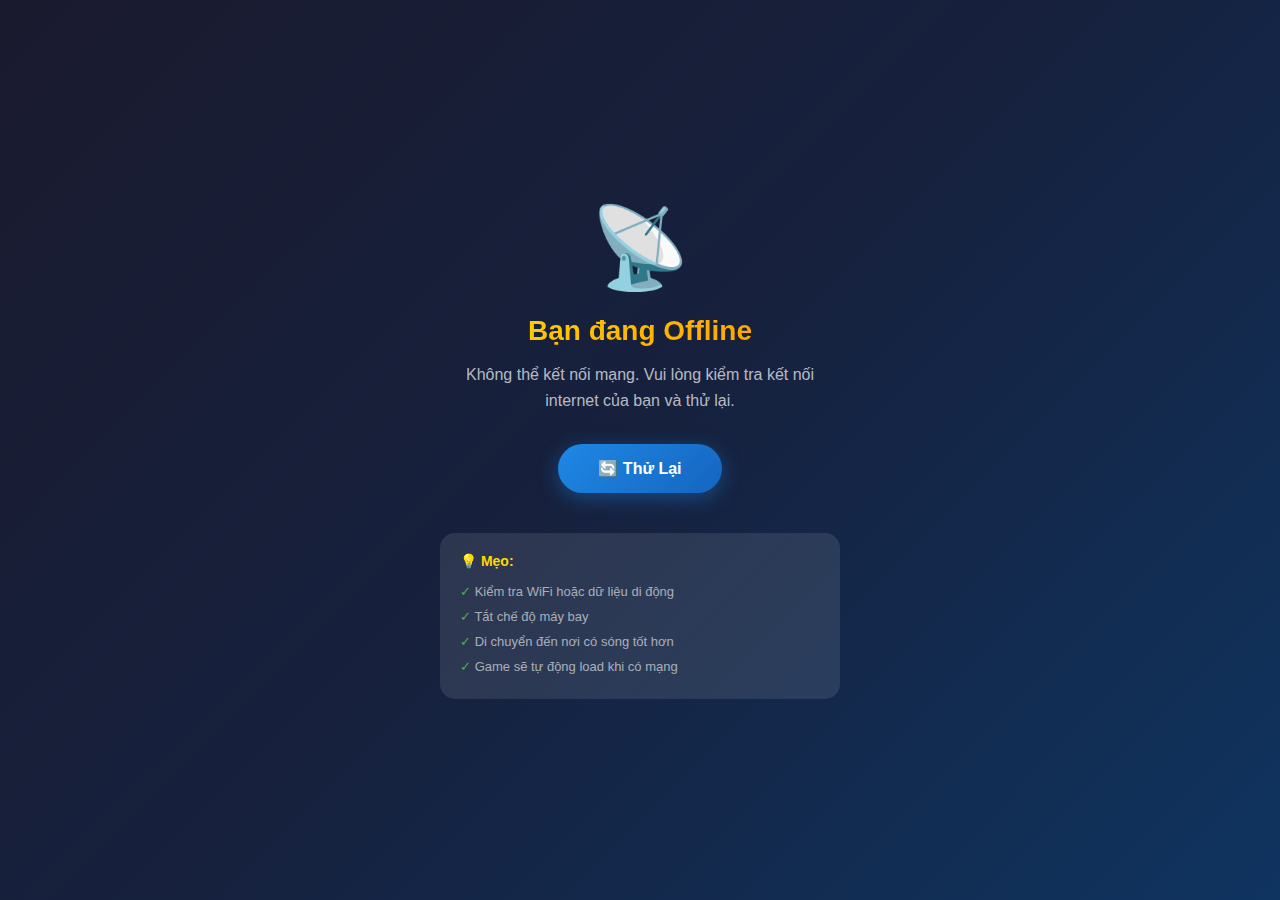
<file: offline.html>
<!DOCTYPE html>
<html lang="vi">
<head>
    <meta charset="UTF-8">
    <meta name="viewport" content="width=device-width, initial-scale=1.0">
    <title>PokiWar - Offline</title>
    <style>
        * {
            margin: 0;
            padding: 0;
            box-sizing: border-box;
        }
        
        body {
            font-family: 'Segoe UI', Tahoma, Geneva, Verdana, sans-serif;
            background: linear-gradient(135deg, #1a1a2e 0%, #16213e 50%, #0f3460 100%);
            min-height: 100vh;
            display: flex;
            align-items: center;
            justify-content: center;
            color: white;
            text-align: center;
            padding: 20px;
        }
        
        .offline-container {
            max-width: 400px;
        }
        
        .offline-icon {
            font-size: 80px;
            margin-bottom: 20px;
            animation: bounce 2s ease-in-out infinite;
        }
        
        @keyframes bounce {
            0%, 100% { transform: translateY(0); }
            50% { transform: translateY(-20px); }
        }
        
        h1 {
            font-size: 28px;
            margin-bottom: 15px;
            background: linear-gradient(135deg, #ffd700, #ff9800);
            -webkit-background-clip: text;
            -webkit-text-fill-color: transparent;
            background-clip: text;
        }
        
        p {
            color: rgba(255, 255, 255, 0.7);
            margin-bottom: 30px;
            line-height: 1.6;
        }
        
        .retry-btn {
            background: linear-gradient(135deg, #1e88e5, #1565c0);
            color: white;
            border: none;
            padding: 15px 40px;
            border-radius: 30px;
            font-size: 16px;
            font-weight: 600;
            cursor: pointer;
            transition: all 0.3s ease;
            box-shadow: 0 5px 20px rgba(30, 136, 229, 0.4);
        }
        
        .retry-btn:hover {
            transform: translateY(-3px);
            box-shadow: 0 8px 25px rgba(30, 136, 229, 0.5);
        }
        
        .tips {
            margin-top: 40px;
            padding: 20px;
            background: rgba(255, 255, 255, 0.1);
            border-radius: 15px;
            text-align: left;
        }
        
        .tips h3 {
            margin-bottom: 10px;
            font-size: 14px;
            color: #ffd700;
        }
        
        .tips ul {
            list-style: none;
            font-size: 13px;
            color: rgba(255, 255, 255, 0.6);
        }
        
        .tips li {
            padding: 5px 0;
        }
        
        .tips li::before {
            content: '✓ ';
            color: #4caf50;
        }
    </style>
</head>
<body>
    <div class="offline-container">
        <div class="offline-icon">📡</div>
        <h1>Bạn đang Offline</h1>
        <p>Không thể kết nối mạng. Vui lòng kiểm tra kết nối internet của bạn và thử lại.</p>
        <button class="retry-btn" onclick="location.reload()">🔄 Thử Lại</button>
        
        <div class="tips">
            <h3>💡 Mẹo:</h3>
            <ul>
                <li>Kiểm tra WiFi hoặc dữ liệu di động</li>
                <li>Tắt chế độ máy bay</li>
                <li>Di chuyển đến nơi có sóng tốt hơn</li>
                <li>Game sẽ tự động load khi có mạng</li>
            </ul>
        </div>
    </div>
</body>
</html>
</file>
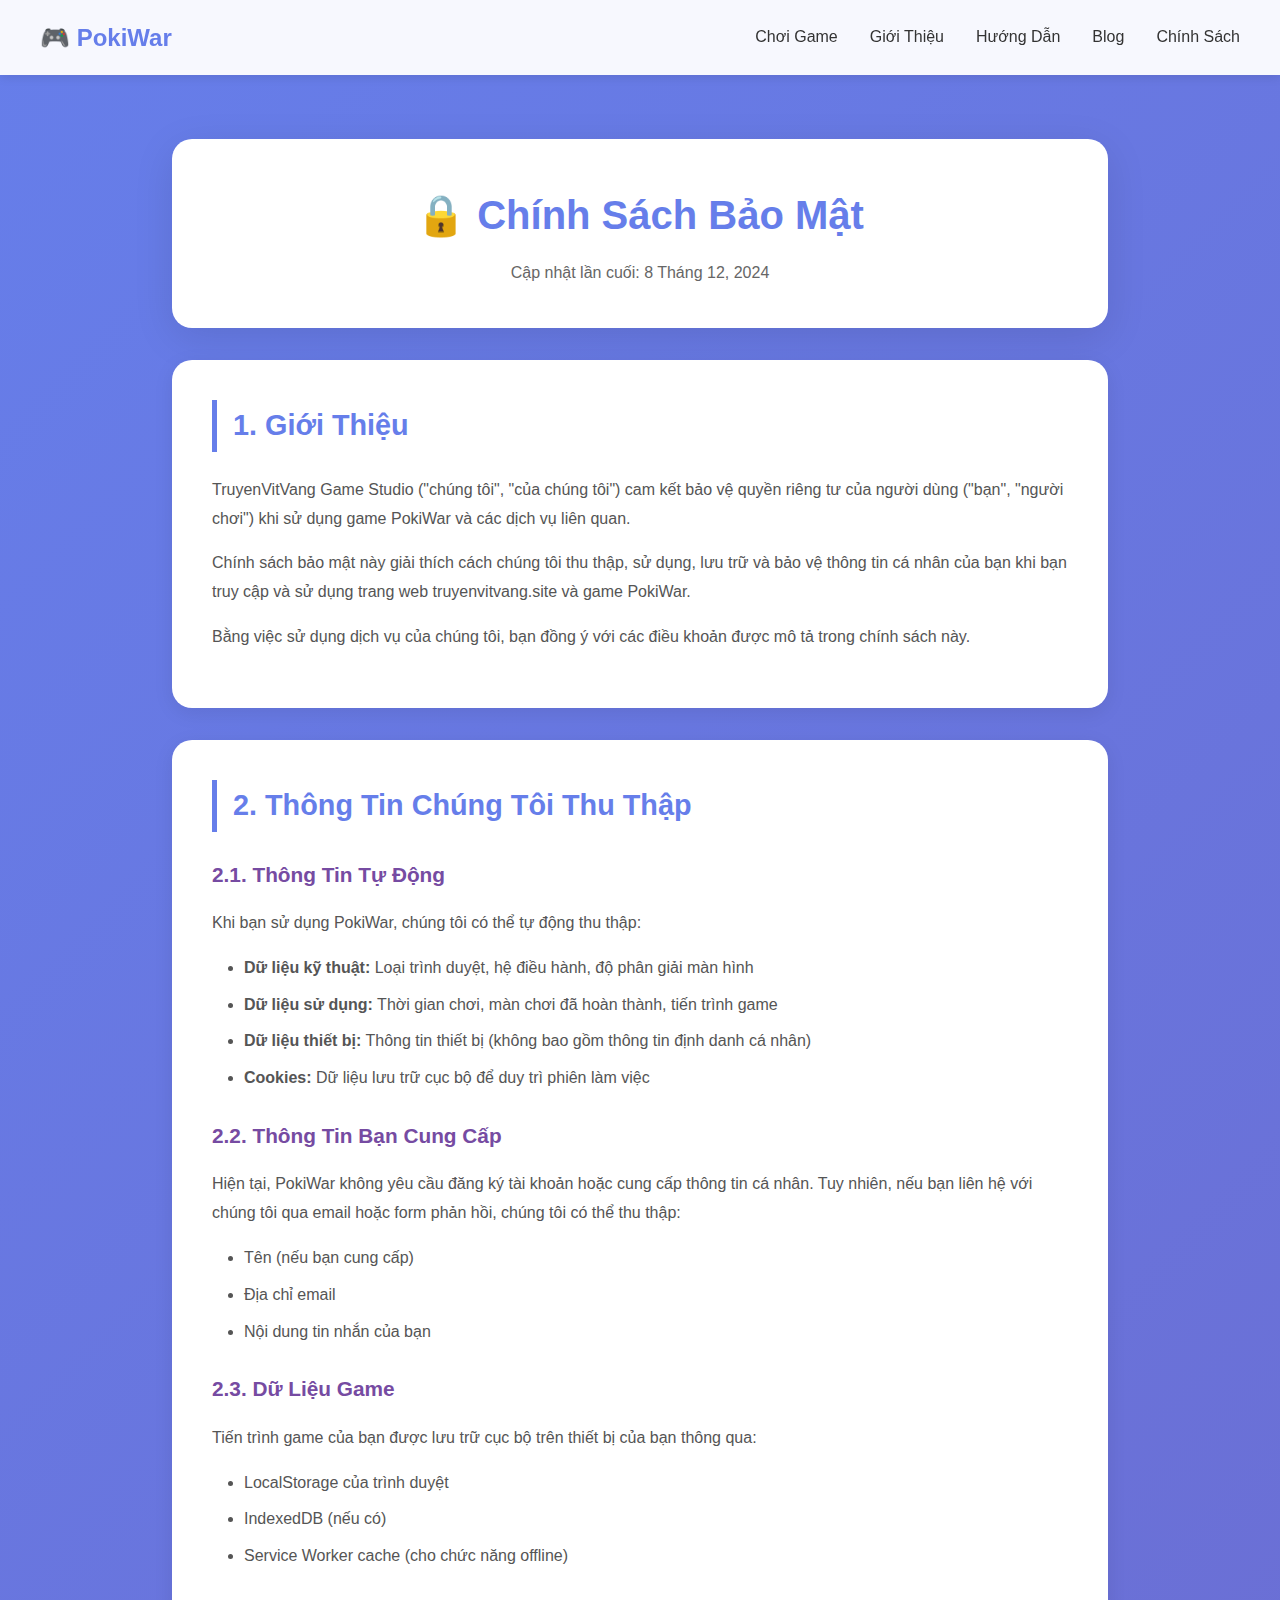
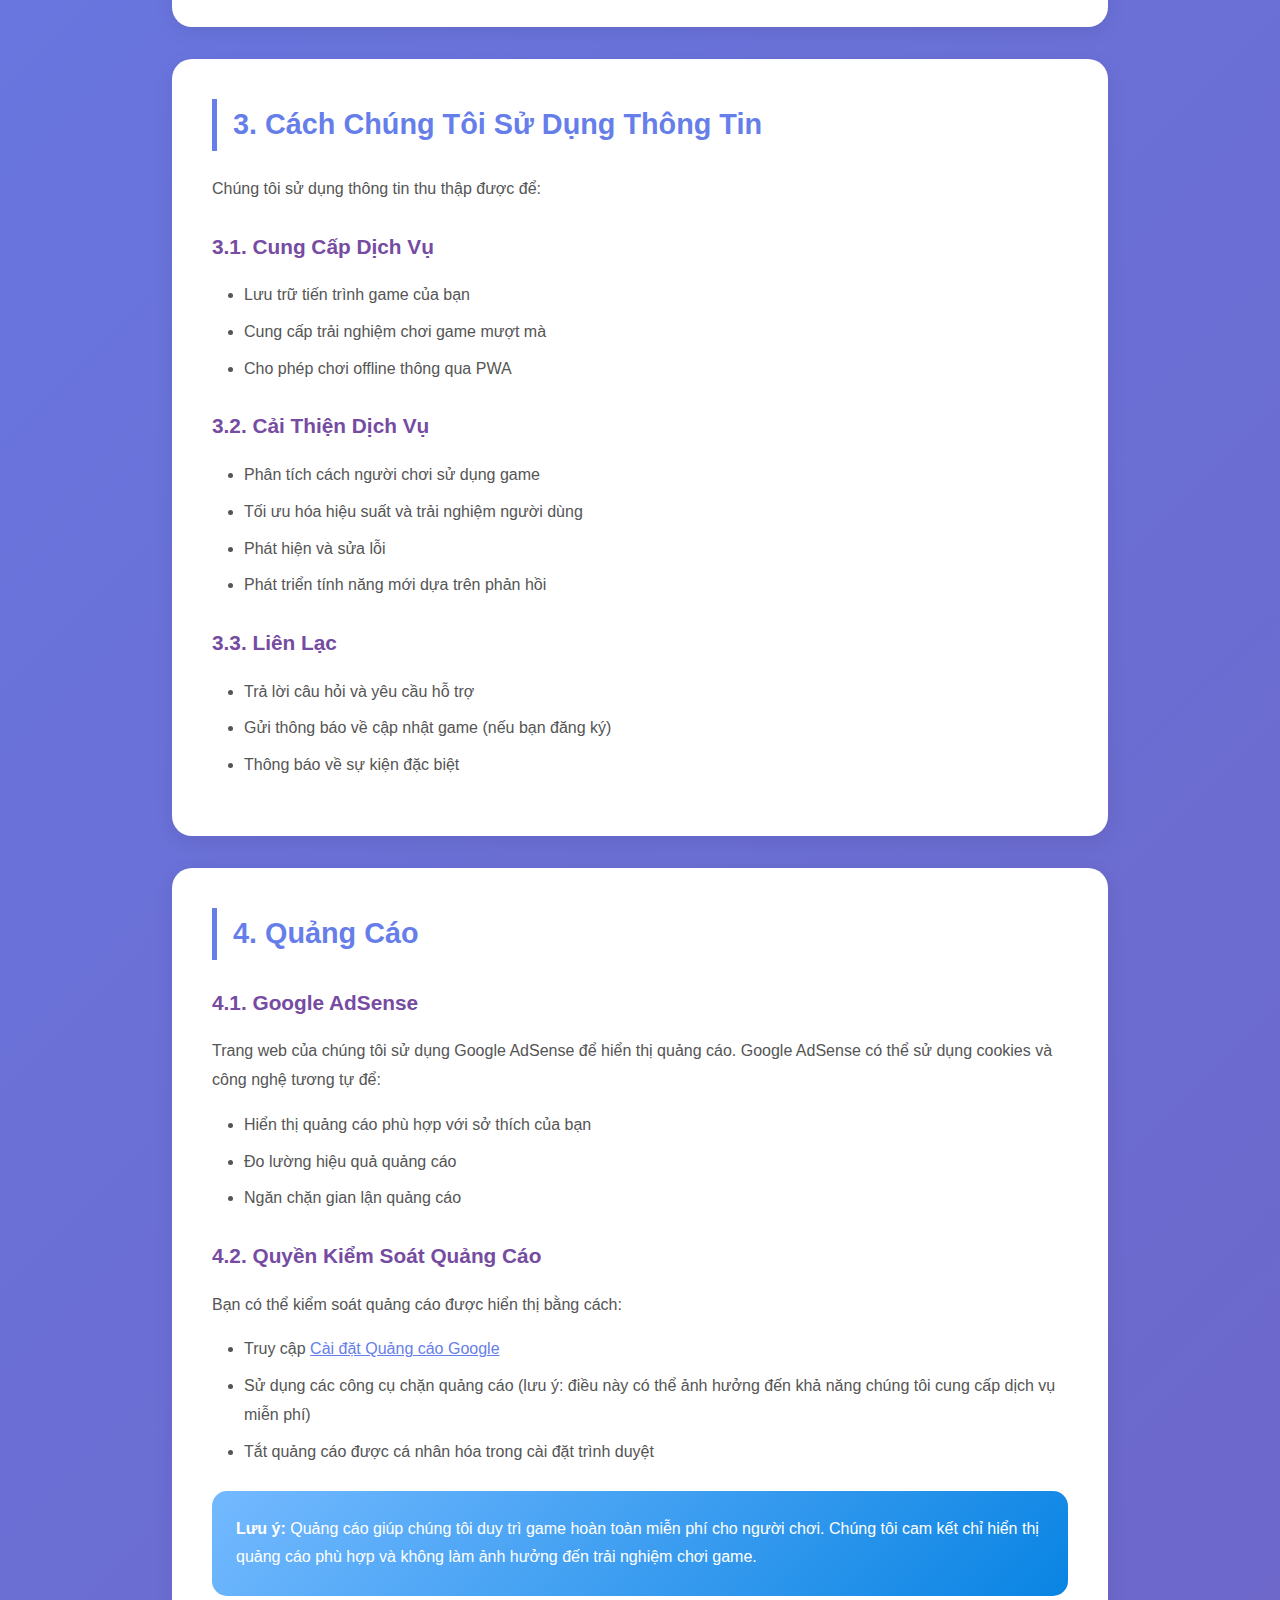
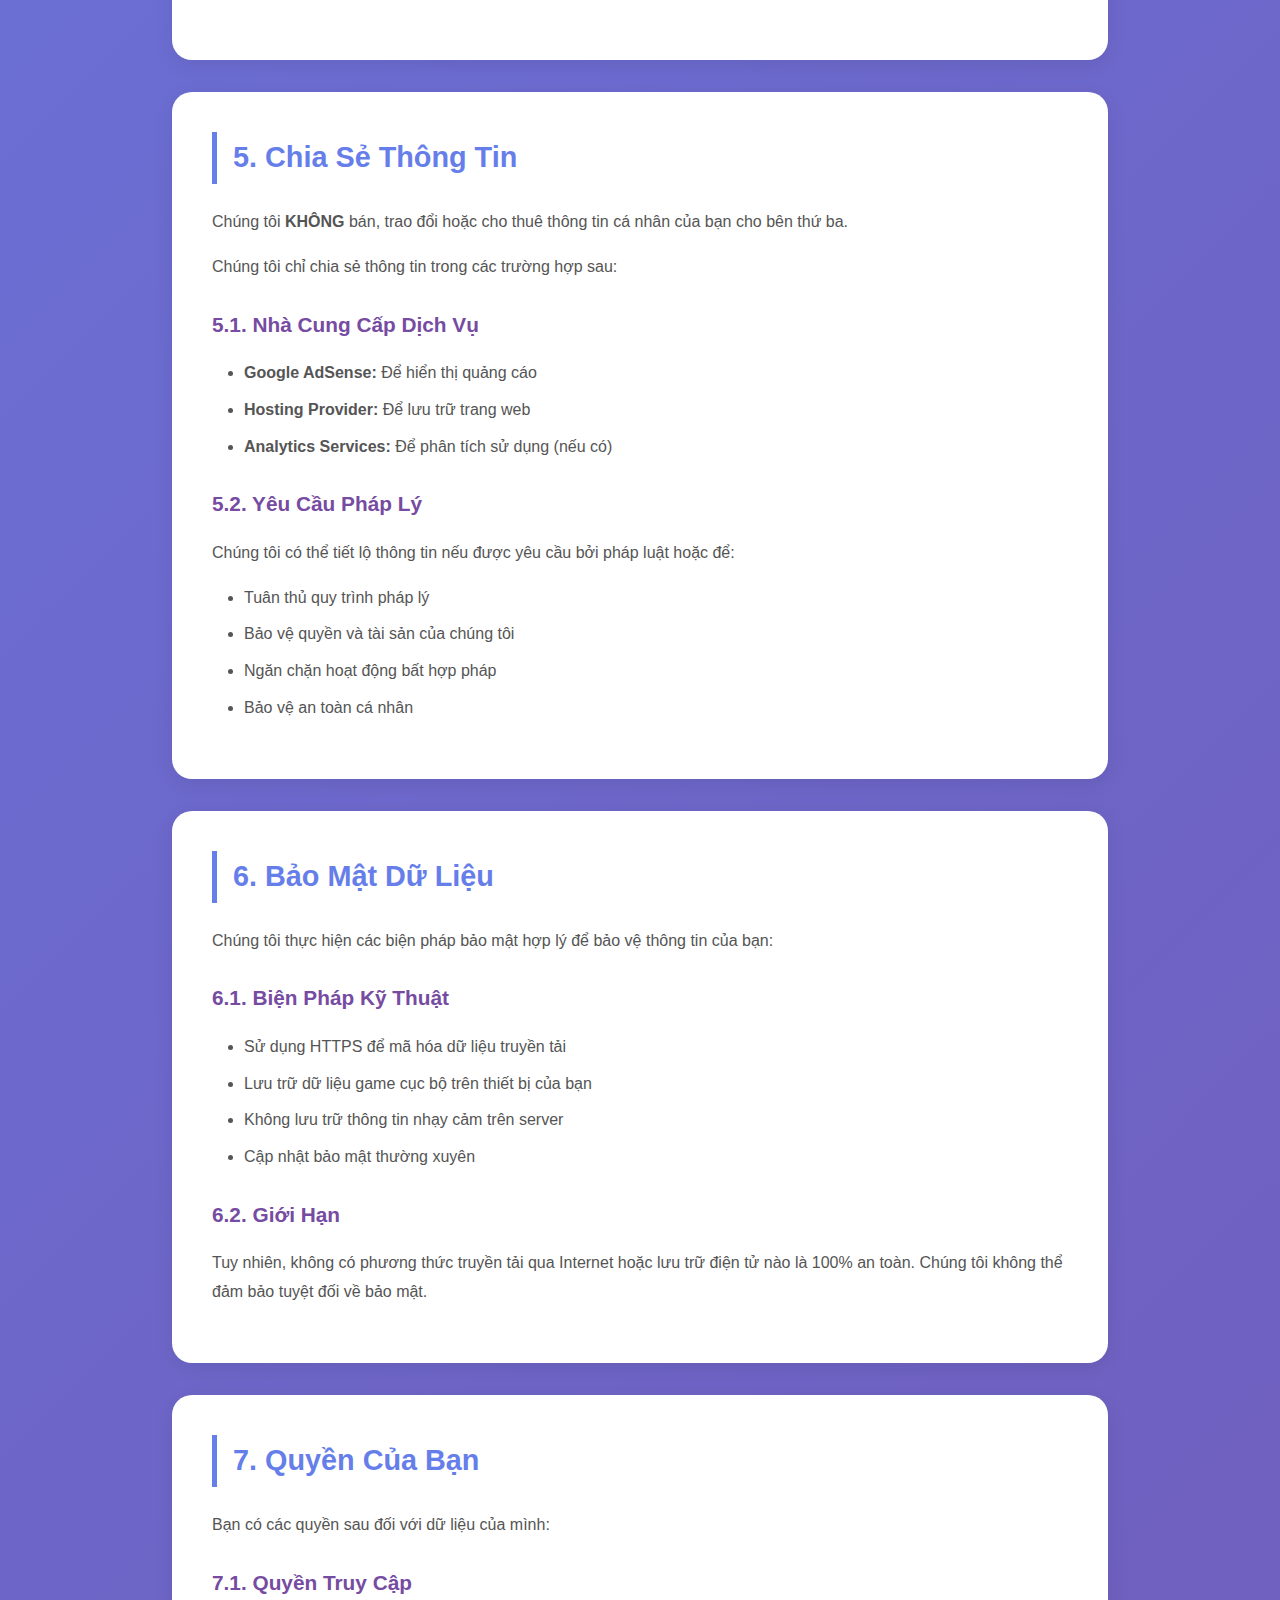
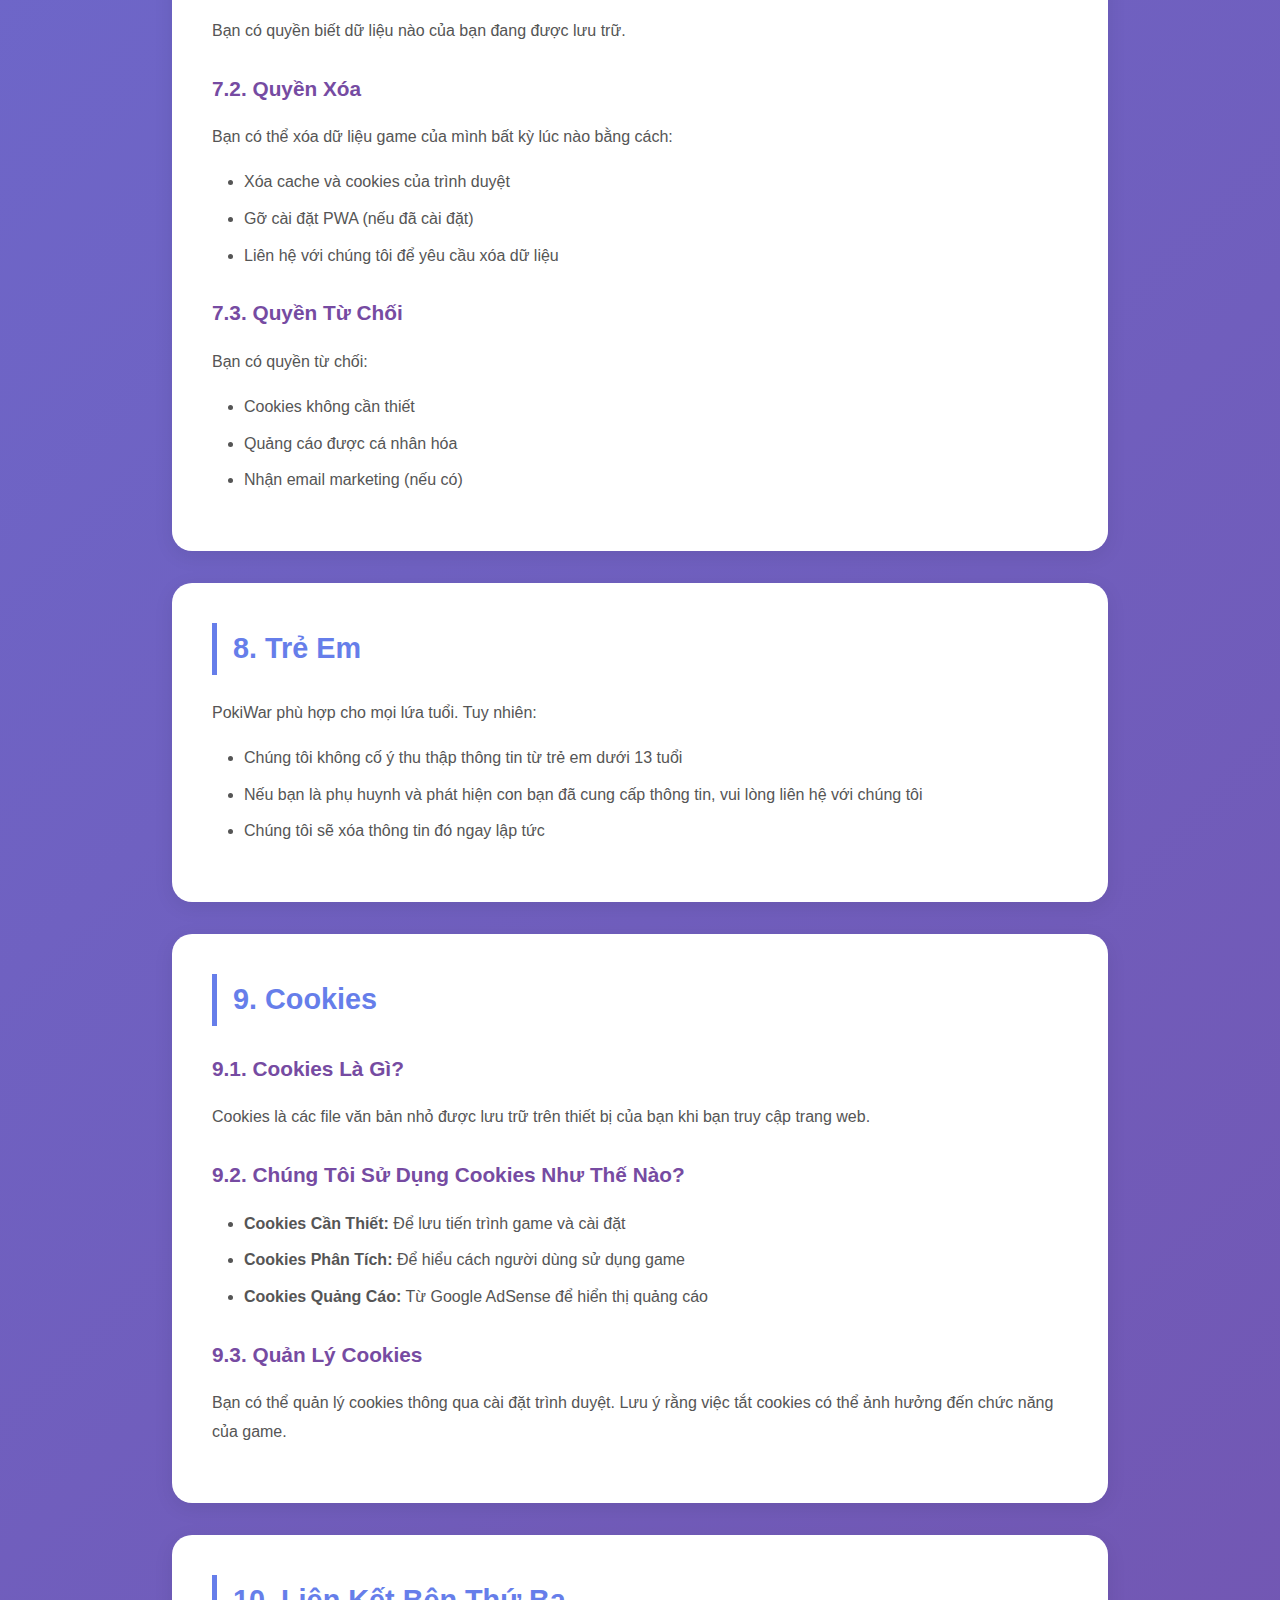
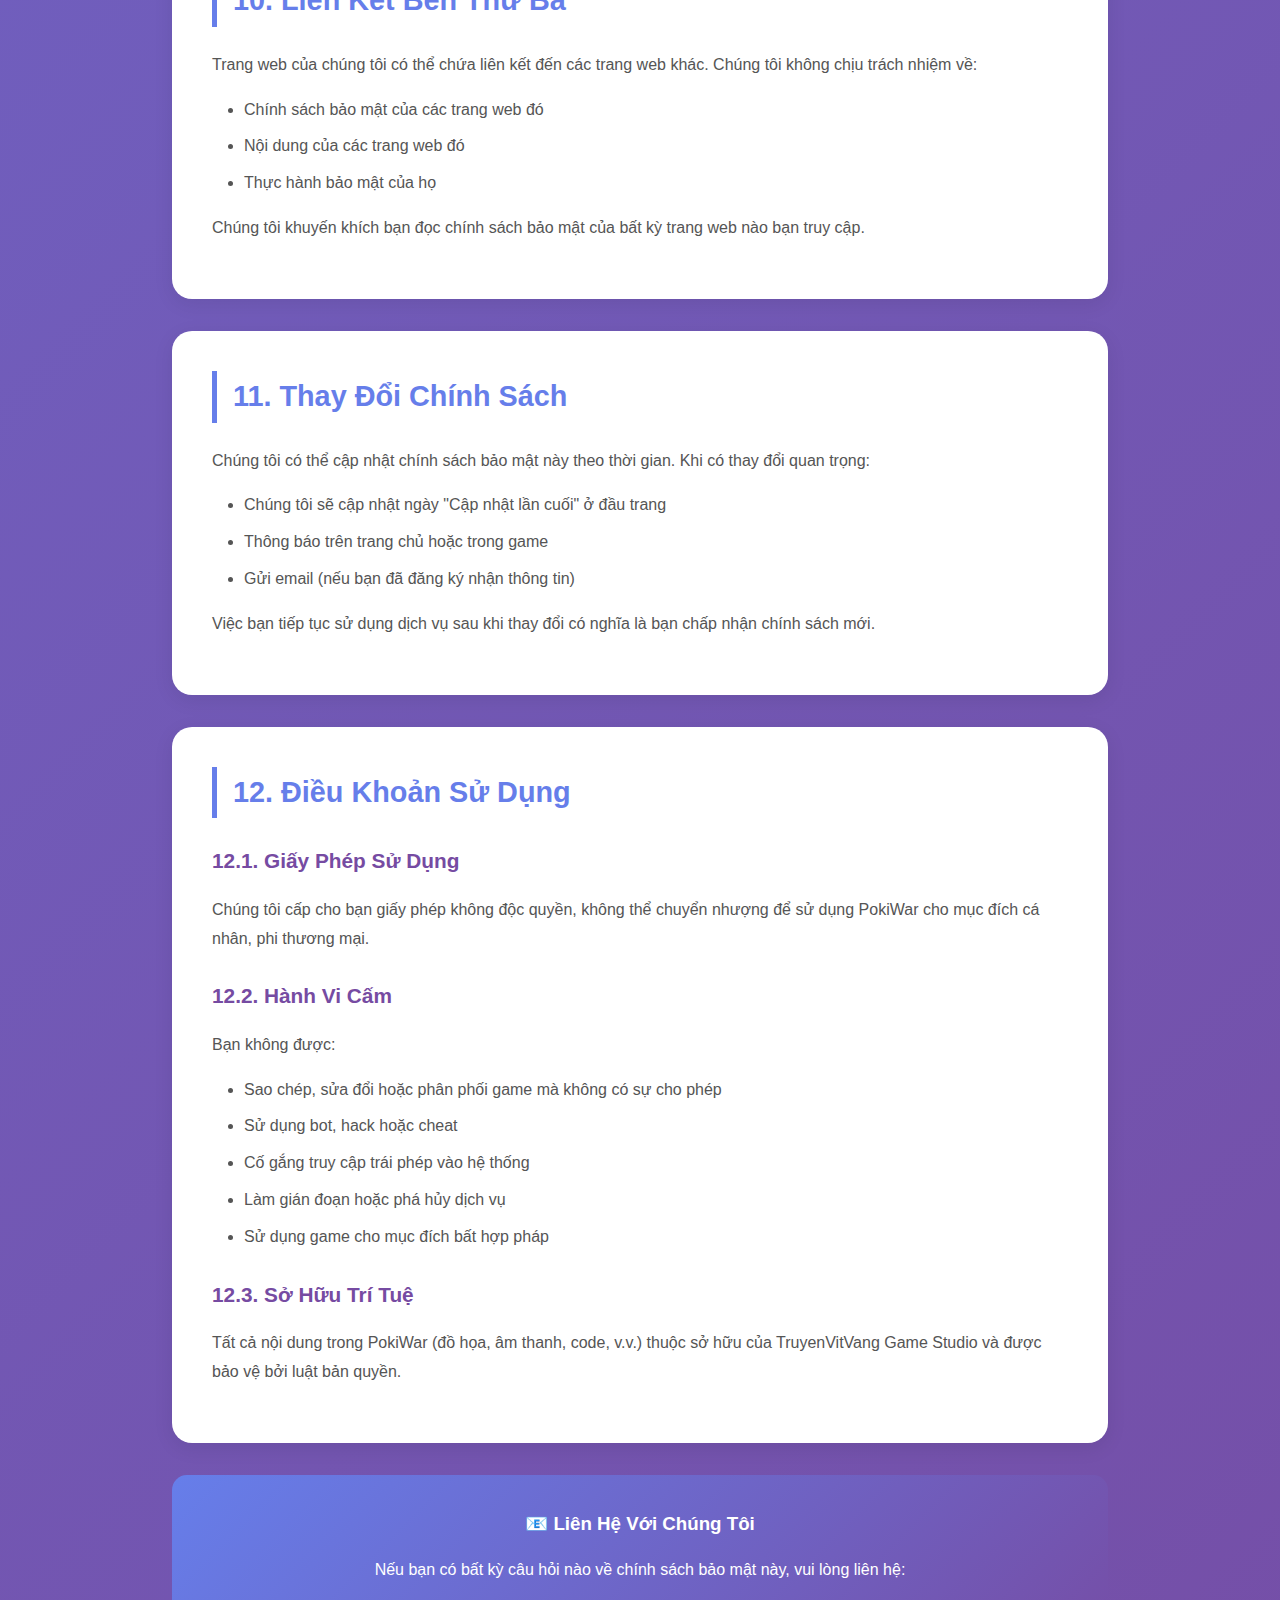
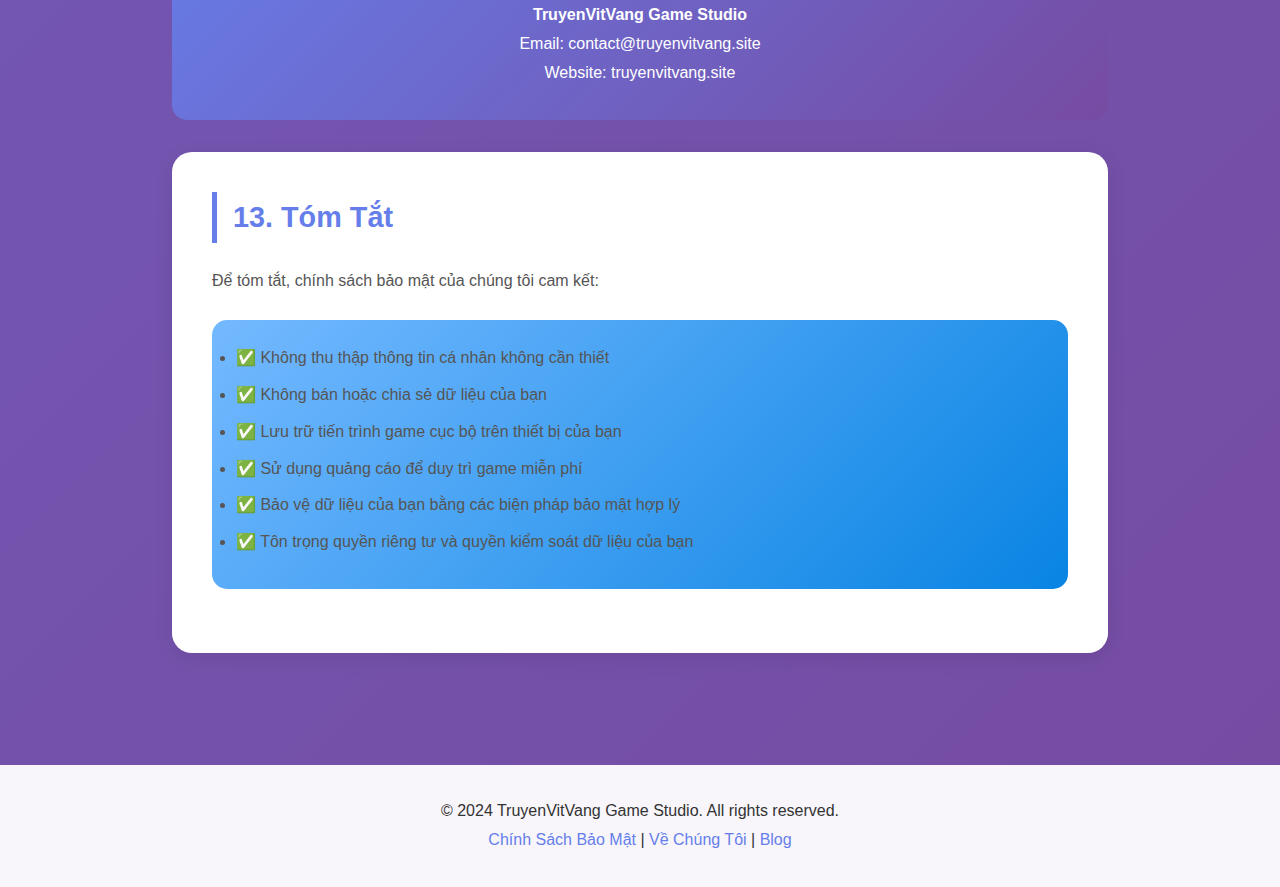
<file: privacy.html>
<!DOCTYPE html>
<html lang="vi">
<head>
    <meta charset="UTF-8">
    <meta name="viewport" content="width=device-width, initial-scale=1.0">
    <title>Chính Sách Bảo Mật - PokiWar</title>
    
    <!-- SEO Meta Tags -->
    <meta name="description" content="Chính sách bảo mật và điều khoản sử dụng của PokiWar - TruyenVitVang Game Studio">
    <meta name="google-adsense-account" content="ca-pub-4878455337844727">
    
    <!-- Google AdSense -->
    <script async src="https://pagead2.googlesyndication.com/pagead/js/adsbygoogle.js?client=ca-pub-4878455337844727"
     crossorigin="anonymous"></script>
    
    <style>
        * {
            margin: 0;
            padding: 0;
            box-sizing: border-box;
        }

        body {
            font-family: 'Segoe UI', Tahoma, Geneva, Verdana, sans-serif;
            background: linear-gradient(135deg, #667eea 0%, #764ba2 100%);
            color: #333;
            line-height: 1.8;
        }

        .navbar {
            background: rgba(255, 255, 255, 0.95);
            backdrop-filter: blur(10px);
            padding: 1rem 2rem;
            box-shadow: 0 2px 10px rgba(0,0,0,0.1);
            position: sticky;
            top: 0;
            z-index: 1000;
        }

        .nav-container {
            max-width: 1200px;
            margin: 0 auto;
            display: flex;
            justify-content: space-between;
            align-items: center;
        }

        .logo {
            font-size: 1.5rem;
            font-weight: bold;
            color: #667eea;
            text-decoration: none;
        }

        .nav-links {
            display: flex;
            gap: 2rem;
            list-style: none;
        }

        .nav-links a {
            color: #333;
            text-decoration: none;
            font-weight: 500;
            transition: color 0.3s;
        }

        .nav-links a:hover {
            color: #667eea;
        }

        .container {
            max-width: 1000px;
            margin: 0 auto;
            padding: 2rem;
        }

        .page-header {
            background: white;
            border-radius: 20px;
            padding: 2.5rem;
            margin: 2rem 0;
            box-shadow: 0 10px 40px rgba(0,0,0,0.1);
            text-align: center;
        }

        .page-header h1 {
            font-size: 2.5rem;
            color: #667eea;
            margin-bottom: 0.5rem;
        }

        .page-header p {
            font-size: 1rem;
            color: #666;
        }

        .content-section {
            background: white;
            border-radius: 20px;
            padding: 2.5rem;
            margin: 2rem 0;
            box-shadow: 0 5px 20px rgba(0,0,0,0.08);
        }

        .content-section h2 {
            color: #667eea;
            font-size: 1.8rem;
            margin-bottom: 1.5rem;
            border-left: 5px solid #667eea;
            padding-left: 1rem;
        }

        .content-section h3 {
            color: #764ba2;
            font-size: 1.3rem;
            margin: 1.5rem 0 1rem 0;
        }

        .content-section p {
            margin-bottom: 1rem;
            color: #555;
        }

        .content-section ul, .content-section ol {
            margin: 1rem 0 1rem 2rem;
            color: #555;
        }

        .content-section li {
            margin-bottom: 0.5rem;
        }

        .highlight-box {
            background: linear-gradient(135deg, #74b9ff 0%, #0984e3 100%);
            padding: 1.5rem;
            border-radius: 15px;
            margin: 1.5rem 0;
            color: white;
        }

        .contact-box {
            background: linear-gradient(135deg, #667eea 0%, #764ba2 100%);
            padding: 2rem;
            border-radius: 15px;
            color: white;
            text-align: center;
            margin: 2rem 0;
        }

        .contact-box h3 {
            color: white;
            margin-bottom: 1rem;
        }

        footer {
            background: rgba(255, 255, 255, 0.95);
            padding: 2rem;
            text-align: center;
            margin-top: 3rem;
        }

        @media (max-width: 768px) {
            .page-header h1 {
                font-size: 1.8rem;
            }

            .nav-links {
                gap: 1rem;
                font-size: 0.9rem;
            }

            .container {
                padding: 1rem;
            }

            .content-section {
                padding: 1.5rem;
            }
        }
    </style>
</head>
<body>
    <nav class="navbar">
        <div class="nav-container">
            <a href="index.html" class="logo">🎮 PokiWar</a>
            <ul class="nav-links">
                <li><a href="index.html">Chơi Game</a></li>
                <li><a href="about.html">Giới Thiệu</a></li>
                <li><a href="guide.html">Hướng Dẫn</a></li>
                <li><a href="blog.html">Blog</a></li>
                <li><a href="privacy.html">Chính Sách</a></li>
            </ul>
        </div>
    </nav>

    <div class="container">
        <div class="page-header">
            <h1>🔒 Chính Sách Bảo Mật</h1>
            <p>Cập nhật lần cuối: 8 Tháng 12, 2024</p>
        </div>

        <div class="content-section">
            <h2>1. Giới Thiệu</h2>
            <p>TruyenVitVang Game Studio ("chúng tôi", "của chúng tôi") cam kết bảo vệ quyền riêng tư của người dùng ("bạn", "người chơi") khi sử dụng game PokiWar và các dịch vụ liên quan.</p>
            
            <p>Chính sách bảo mật này giải thích cách chúng tôi thu thập, sử dụng, lưu trữ và bảo vệ thông tin cá nhân của bạn khi bạn truy cập và sử dụng trang web truyenvitvang.site và game PokiWar.</p>

            <p>Bằng việc sử dụng dịch vụ của chúng tôi, bạn đồng ý với các điều khoản được mô tả trong chính sách này.</p>
        </div>

        <div class="content-section">
            <h2>2. Thông Tin Chúng Tôi Thu Thập</h2>
            
            <h3>2.1. Thông Tin Tự Động</h3>
            <p>Khi bạn sử dụng PokiWar, chúng tôi có thể tự động thu thập:</p>
            <ul>
                <li><strong>Dữ liệu kỹ thuật:</strong> Loại trình duyệt, hệ điều hành, độ phân giải màn hình</li>
                <li><strong>Dữ liệu sử dụng:</strong> Thời gian chơi, màn chơi đã hoàn thành, tiến trình game</li>
                <li><strong>Dữ liệu thiết bị:</strong> Thông tin thiết bị (không bao gồm thông tin định danh cá nhân)</li>
                <li><strong>Cookies:</strong> Dữ liệu lưu trữ cục bộ để duy trì phiên làm việc</li>
            </ul>

            <h3>2.2. Thông Tin Bạn Cung Cấp</h3>
            <p>Hiện tại, PokiWar không yêu cầu đăng ký tài khoản hoặc cung cấp thông tin cá nhân. Tuy nhiên, nếu bạn liên hệ với chúng tôi qua email hoặc form phản hồi, chúng tôi có thể thu thập:</p>
            <ul>
                <li>Tên (nếu bạn cung cấp)</li>
                <li>Địa chỉ email</li>
                <li>Nội dung tin nhắn của bạn</li>
            </ul>

            <h3>2.3. Dữ Liệu Game</h3>
            <p>Tiến trình game của bạn được lưu trữ cục bộ trên thiết bị của bạn thông qua:</p>
            <ul>
                <li>LocalStorage của trình duyệt</li>
                <li>IndexedDB (nếu có)</li>
                <li>Service Worker cache (cho chức năng offline)</li>
            </ul>
        </div>

        <div class="content-section">
            <h2>3. Cách Chúng Tôi Sử Dụng Thông Tin</h2>
            
            <p>Chúng tôi sử dụng thông tin thu thập được để:</p>
            
            <h3>3.1. Cung Cấp Dịch Vụ</h3>
            <ul>
                <li>Lưu trữ tiến trình game của bạn</li>
                <li>Cung cấp trải nghiệm chơi game mượt mà</li>
                <li>Cho phép chơi offline thông qua PWA</li>
            </ul>

            <h3>3.2. Cải Thiện Dịch Vụ</h3>
            <ul>
                <li>Phân tích cách người chơi sử dụng game</li>
                <li>Tối ưu hóa hiệu suất và trải nghiệm người dùng</li>
                <li>Phát hiện và sửa lỗi</li>
                <li>Phát triển tính năng mới dựa trên phản hồi</li>
            </ul>

            <h3>3.3. Liên Lạc</h3>
            <ul>
                <li>Trả lời câu hỏi và yêu cầu hỗ trợ</li>
                <li>Gửi thông báo về cập nhật game (nếu bạn đăng ký)</li>
                <li>Thông báo về sự kiện đặc biệt</li>
            </ul>
        </div>

        <div class="content-section">
            <h2>4. Quảng Cáo</h2>
            
            <h3>4.1. Google AdSense</h3>
            <p>Trang web của chúng tôi sử dụng Google AdSense để hiển thị quảng cáo. Google AdSense có thể sử dụng cookies và công nghệ tương tự để:</p>
            <ul>
                <li>Hiển thị quảng cáo phù hợp với sở thích của bạn</li>
                <li>Đo lường hiệu quả quảng cáo</li>
                <li>Ngăn chặn gian lận quảng cáo</li>
            </ul>

            <h3>4.2. Quyền Kiểm Soát Quảng Cáo</h3>
            <p>Bạn có thể kiểm soát quảng cáo được hiển thị bằng cách:</p>
            <ul>
                <li>Truy cập <a href="https://www.google.com/settings/ads" target="_blank" style="color: #667eea;">Cài đặt Quảng cáo Google</a></li>
                <li>Sử dụng các công cụ chặn quảng cáo (lưu ý: điều này có thể ảnh hưởng đến khả năng chúng tôi cung cấp dịch vụ miễn phí)</li>
                <li>Tắt quảng cáo được cá nhân hóa trong cài đặt trình duyệt</li>
            </ul>

            <div class="highlight-box">
                <strong>Lưu ý:</strong> Quảng cáo giúp chúng tôi duy trì game hoàn toàn miễn phí cho người chơi. Chúng tôi cam kết chỉ hiển thị quảng cáo phù hợp và không làm ảnh hưởng đến trải nghiệm chơi game.
            </div>
        </div>

        <div class="content-section">
            <h2>5. Chia Sẻ Thông Tin</h2>
            
            <p>Chúng tôi <strong>KHÔNG</strong> bán, trao đổi hoặc cho thuê thông tin cá nhân của bạn cho bên thứ ba.</p>

            <p>Chúng tôi chỉ chia sẻ thông tin trong các trường hợp sau:</p>

            <h3>5.1. Nhà Cung Cấp Dịch Vụ</h3>
            <ul>
                <li><strong>Google AdSense:</strong> Để hiển thị quảng cáo</li>
                <li><strong>Hosting Provider:</strong> Để lưu trữ trang web</li>
                <li><strong>Analytics Services:</strong> Để phân tích sử dụng (nếu có)</li>
            </ul>

            <h3>5.2. Yêu Cầu Pháp Lý</h3>
            <p>Chúng tôi có thể tiết lộ thông tin nếu được yêu cầu bởi pháp luật hoặc để:</p>
            <ul>
                <li>Tuân thủ quy trình pháp lý</li>
                <li>Bảo vệ quyền và tài sản của chúng tôi</li>
                <li>Ngăn chặn hoạt động bất hợp pháp</li>
                <li>Bảo vệ an toàn cá nhân</li>
            </ul>
        </div>

        <div class="content-section">
            <h2>6. Bảo Mật Dữ Liệu</h2>
            
            <p>Chúng tôi thực hiện các biện pháp bảo mật hợp lý để bảo vệ thông tin của bạn:</p>

            <h3>6.1. Biện Pháp Kỹ Thuật</h3>
            <ul>
                <li>Sử dụng HTTPS để mã hóa dữ liệu truyền tải</li>
                <li>Lưu trữ dữ liệu game cục bộ trên thiết bị của bạn</li>
                <li>Không lưu trữ thông tin nhạy cảm trên server</li>
                <li>Cập nhật bảo mật thường xuyên</li>
            </ul>

            <h3>6.2. Giới Hạn</h3>
            <p>Tuy nhiên, không có phương thức truyền tải qua Internet hoặc lưu trữ điện tử nào là 100% an toàn. Chúng tôi không thể đảm bảo tuyệt đối về bảo mật.</p>
        </div>

        <div class="content-section">
            <h2>7. Quyền Của Bạn</h2>
            
            <p>Bạn có các quyền sau đối với dữ liệu của mình:</p>

            <h3>7.1. Quyền Truy Cập</h3>
            <p>Bạn có quyền biết dữ liệu nào của bạn đang được lưu trữ.</p>

            <h3>7.2. Quyền Xóa</h3>
            <p>Bạn có thể xóa dữ liệu game của mình bất kỳ lúc nào bằng cách:</p>
            <ul>
                <li>Xóa cache và cookies của trình duyệt</li>
                <li>Gỡ cài đặt PWA (nếu đã cài đặt)</li>
                <li>Liên hệ với chúng tôi để yêu cầu xóa dữ liệu</li>
            </ul>

            <h3>7.3. Quyền Từ Chối</h3>
            <p>Bạn có quyền từ chối:</p>
            <ul>
                <li>Cookies không cần thiết</li>
                <li>Quảng cáo được cá nhân hóa</li>
                <li>Nhận email marketing (nếu có)</li>
            </ul>
        </div>

        <div class="content-section">
            <h2>8. Trẻ Em</h2>
            
            <p>PokiWar phù hợp cho mọi lứa tuổi. Tuy nhiên:</p>
            <ul>
                <li>Chúng tôi không cố ý thu thập thông tin từ trẻ em dưới 13 tuổi</li>
                <li>Nếu bạn là phụ huynh và phát hiện con bạn đã cung cấp thông tin, vui lòng liên hệ với chúng tôi</li>
                <li>Chúng tôi sẽ xóa thông tin đó ngay lập tức</li>
            </ul>
        </div>

        <div class="content-section">
            <h2>9. Cookies</h2>
            
            <h3>9.1. Cookies Là Gì?</h3>
            <p>Cookies là các file văn bản nhỏ được lưu trữ trên thiết bị của bạn khi bạn truy cập trang web.</p>

            <h3>9.2. Chúng Tôi Sử Dụng Cookies Như Thế Nào?</h3>
            <ul>
                <li><strong>Cookies Cần Thiết:</strong> Để lưu tiến trình game và cài đặt</li>
                <li><strong>Cookies Phân Tích:</strong> Để hiểu cách người dùng sử dụng game</li>
                <li><strong>Cookies Quảng Cáo:</strong> Từ Google AdSense để hiển thị quảng cáo</li>
            </ul>

            <h3>9.3. Quản Lý Cookies</h3>
            <p>Bạn có thể quản lý cookies thông qua cài đặt trình duyệt. Lưu ý rằng việc tắt cookies có thể ảnh hưởng đến chức năng của game.</p>
        </div>

        <div class="content-section">
            <h2>10. Liên Kết Bên Thứ Ba</h2>
            
            <p>Trang web của chúng tôi có thể chứa liên kết đến các trang web khác. Chúng tôi không chịu trách nhiệm về:</p>
            <ul>
                <li>Chính sách bảo mật của các trang web đó</li>
                <li>Nội dung của các trang web đó</li>
                <li>Thực hành bảo mật của họ</li>
            </ul>
            <p>Chúng tôi khuyến khích bạn đọc chính sách bảo mật của bất kỳ trang web nào bạn truy cập.</p>
        </div>

        <div class="content-section">
            <h2>11. Thay Đổi Chính Sách</h2>
            
            <p>Chúng tôi có thể cập nhật chính sách bảo mật này theo thời gian. Khi có thay đổi quan trọng:</p>
            <ul>
                <li>Chúng tôi sẽ cập nhật ngày "Cập nhật lần cuối" ở đầu trang</li>
                <li>Thông báo trên trang chủ hoặc trong game</li>
                <li>Gửi email (nếu bạn đã đăng ký nhận thông tin)</li>
            </ul>
            <p>Việc bạn tiếp tục sử dụng dịch vụ sau khi thay đổi có nghĩa là bạn chấp nhận chính sách mới.</p>
        </div>

        <div class="content-section">
            <h2>12. Điều Khoản Sử Dụng</h2>
            
            <h3>12.1. Giấy Phép Sử Dụng</h3>
            <p>Chúng tôi cấp cho bạn giấy phép không độc quyền, không thể chuyển nhượng để sử dụng PokiWar cho mục đích cá nhân, phi thương mại.</p>

            <h3>12.2. Hành Vi Cấm</h3>
            <p>Bạn không được:</p>
            <ul>
                <li>Sao chép, sửa đổi hoặc phân phối game mà không có sự cho phép</li>
                <li>Sử dụng bot, hack hoặc cheat</li>
                <li>Cố gắng truy cập trái phép vào hệ thống</li>
                <li>Làm gián đoạn hoặc phá hủy dịch vụ</li>
                <li>Sử dụng game cho mục đích bất hợp pháp</li>
            </ul>

            <h3>12.3. Sở Hữu Trí Tuệ</h3>
            <p>Tất cả nội dung trong PokiWar (đồ họa, âm thanh, code, v.v.) thuộc sở hữu của TruyenVitVang Game Studio và được bảo vệ bởi luật bản quyền.</p>
        </div>

        <div class="contact-box">
            <h3>📧 Liên Hệ Với Chúng Tôi</h3>
            <p>Nếu bạn có bất kỳ câu hỏi nào về chính sách bảo mật này, vui lòng liên hệ:</p>
            <p style="margin-top: 1rem;">
                <strong>TruyenVitVang Game Studio</strong><br>
                Email: contact@truyenvitvang.site<br>
                Website: truyenvitvang.site
            </p>
        </div>

        <div class="content-section">
            <h2>13. Tóm Tắt</h2>
            
            <p>Để tóm tắt, chính sách bảo mật của chúng tôi cam kết:</p>
            
            <div class="highlight-box">
                <ul style="margin: 0;">
                    <li>✅ Không thu thập thông tin cá nhân không cần thiết</li>
                    <li>✅ Không bán hoặc chia sẻ dữ liệu của bạn</li>
                    <li>✅ Lưu trữ tiến trình game cục bộ trên thiết bị của bạn</li>
                    <li>✅ Sử dụng quảng cáo để duy trì game miễn phí</li>
                    <li>✅ Bảo vệ dữ liệu của bạn bằng các biện pháp bảo mật hợp lý</li>
                    <li>✅ Tôn trọng quyền riêng tư và quyền kiểm soát dữ liệu của bạn</li>
                </ul>
            </div>
        </div>
    </div>

    <footer>
        <p>&copy; 2024 TruyenVitVang Game Studio. All rights reserved.</p>
        <p>
            <a href="privacy.html" style="color: #667eea; text-decoration: none;">Chính Sách Bảo Mật</a> | 
            <a href="about.html" style="color: #667eea; text-decoration: none;">Về Chúng Tôi</a> | 
            <a href="blog.html" style="color: #667eea; text-decoration: none;">Blog</a>
        </p>
    </footer>
</body>
</html>
</file>
<file: styles-3d.css>
:root {
  --primary-blue: #1E90FF;
  --dark-blue: #0066CC;
  --light-blue: #87CEEB;
  --gold: #FFD700;
  --gems: #FF1493;
  --white: #FFFFFF;
  --shadow: rgba(0, 0, 0, 0.3);
  --glow: rgba(255, 255, 255, 0.5);
}

* {
  box-sizing: border-box;
  margin: 0;
  padding: 0;
}

html, body {
  height: 100%;
  margin: 0;
  overflow: hidden;
}

body {
  font-family: 'Arial', sans-serif;
  background: linear-gradient(180deg, #1E90FF 0%, #87CEEB 50%, #B0E0E6 100%);
  position: relative;
}

/* Animated clouds background */
body::before {
  content: '';
  position: fixed;
  top: 0;
  left: 0;
  width: 200%;
  height: 100%;
  background-image: 
    radial-gradient(ellipse 200px 100px at 20% 30%, rgba(255, 255, 255, 0.4), transparent),
    radial-gradient(ellipse 300px 150px at 60% 60%, rgba(255, 255, 255, 0.3), transparent),
    radial-gradient(ellipse 250px 120px at 80% 20%, rgba(255, 255, 255, 0.35), transparent);
  animation: clouds 60s linear infinite;
  pointer-events: none;
}

@keyframes clouds {
  from { transform: translateX(0); }
  to { transform: translateX(-50%); }
}

#app {
  width: 100%;
  height: 100vh;
  position: relative;
  overflow: hidden;
}

/* ========================================
   TOP BAR
   ======================================== */

.top-bar {
  position: absolute;
  top: 0;
  left: 0;
  right: 0;
  height: 60px;
  background: linear-gradient(180deg, rgba(0, 0, 0, 0.3), transparent);
  display: flex;
  align-items: center;
  justify-content: space-between;
  padding: 0 20px;
  z-index: 1000;
}

.player-avatar-top {
  width: 50px;
  height: 50px;
  border-radius: 10px;
  overflow: hidden;
  border: 3px solid var(--white);
  box-shadow: 0 4px 10px var(--shadow);
}

.player-avatar-top img {
  width: 100%;
  height: 100%;
  object-fit: cover;
}

.resources {
  display: flex;
  gap: 10px;
}

.resource-item {
  display: flex;
  align-items: center;
  gap: 8px;
  background: rgba(0, 0, 0, 0.5);
  padding: 8px 16px;
  border-radius: 20px;
  border: 2px solid;
}

.resource-item.gold {
  border-color: var(--gold);
}

.resource-item.gems {
  border-color: var(--gems);
}

.add-btn {
  width: 24px;
  height: 24px;
  border-radius: 50%;
  background: #4CAF50;
  border: none;
  color: white;
  font-size: 18px;
  font-weight: bold;
  cursor: pointer;
  display: flex;
  align-items: center;
  justify-content: center;
  transition: all 0.2s ease;
}

.add-btn:hover {
  background: #45a049;
  transform: scale(1.1);
}

.resource-value {
  font-size: 16px;
  font-weight: bold;
  color: white;
  text-shadow: 0 2px 4px var(--shadow);
  min-width: 60px;
  text-align: right;
}

.resource-icon {
  font-size: 20px;
  filter: drop-shadow(0 2px 4px var(--shadow));
}

/* ========================================
   SCREEN MANAGEMENT
   ======================================== */

.screen {
  display: none;
  width: 100%;
  height: calc(100vh - 80px);
  position: absolute;
  top: 60px;
  left: 0;
  animation: fadeIn 0.3s ease;
}

.screen.active {
  display: block;
}

@keyframes fadeIn {
  from { opacity: 0; }
  to { opacity: 1; }
}

/* ========================================
   3D ISOMETRIC LOBBY
   ======================================== */

.lobby-3d-container {
  width: 100%;
  height: 100%;
  position: relative;
  perspective: 1200px;
  overflow: hidden;
}

.island-item {
  position: absolute;
  cursor: pointer;
  transition: all 0.3s ease;
  animation: float 3s ease-in-out infinite;
}

.island-item:hover {
  transform: translateY(-10px) scale(1.05);
  filter: brightness(1.2);
}

@keyframes float {
  0%, 100% { transform: translateY(0); }
  50% { transform: translateY(-8px); }
}

.island-platform {
  width: 120px;
  height: 60px;
  background: linear-gradient(135deg, #87CEEB, #B0E0E6);
  border-radius: 50%;
  box-shadow: 
    0 10px 30px rgba(0, 0, 0, 0.3),
    inset 0 -5px 10px rgba(0, 0, 0, 0.2);
  position: relative;
  display: flex;
  align-items: center;
  justify-content: center;
  transform-style: preserve-3d;
}

.island-platform.small {
  width: 100px;
  height: 50px;
}

.island-platform.medium {
  width: 130px;
  height: 65px;
}

.island-platform.large {
  width: 160px;
  height: 80px;
}

.island-platform::before {
  content: '';
  position: absolute;
  bottom: -20px;
  left: 10%;
  width: 80%;
  height: 30px;
  background: radial-gradient(ellipse, rgba(0, 0, 0, 0.2), transparent);
  border-radius: 50%;
  filter: blur(5px);
}

.island-label {
  position: absolute;
  bottom: -30px;
  left: 50%;
  transform: translateX(-50%);
  background: rgba(0, 0, 0, 0.7);
  color: white;
  padding: 6px 16px;
  border-radius: 15px;
  font-size: 14px;
  font-weight: bold;
  white-space: nowrap;
  box-shadow: 0 4px 10px var(--shadow);
  border: 2px solid rgba(255, 255, 255, 0.3);
}

/* 3D Buildings */
.building-3d {
  position: relative;
  transform-style: preserve-3d;
  animation: buildingFloat 4s ease-in-out infinite;
}

@keyframes buildingFloat {
  0%, 100% { transform: translateY(0) rotateX(10deg); }
  50% { transform: translateY(-5px) rotateX(10deg); }
}

/* Central Tower */
.central-tower {
  width: 80px;
  height: 120px;
}

.tower-top {
  width: 40px;
  height: 40px;
  background: linear-gradient(135deg, #FFD700, #FFA500);
  border-radius: 50% 50% 0 0;
  position: absolute;
  top: -20px;
  left: 50%;
  transform: translateX(-50%);
  box-shadow: 0 0 20px rgba(255, 215, 0, 0.8);
  border: 3px solid white;
}

.tower-body {
  width: 60px;
  height: 80px;
  background: linear-gradient(180deg, #E0E0E0, #BDBDBD);
  position: absolute;
  top: 20px;
  left: 50%;
  transform: translateX(-50%);
  border-radius: 10px;
  box-shadow: 
    inset 0 5px 10px rgba(255, 255, 255, 0.5),
    0 10px 20px var(--shadow);
}

.tower-body::before {
  content: '';
  position: absolute;
  top: 20px;
  left: 50%;
  transform: translateX(-50%);
  width: 30px;
  height: 40px;
  background: linear-gradient(135deg, #4FC3F7, #0288D1);
  border-radius: 5px;
  box-shadow: inset 0 2px 5px rgba(255, 255, 255, 0.5);
}

.tower-base {
  width: 80px;
  height: 20px;
  background: linear-gradient(180deg, #9E9E9E, #757575);
  position: absolute;
  bottom: -10px;
  left: 50%;
  transform: translateX(-50%);
  border-radius: 10px;
  box-shadow: 0 5px 15px var(--shadow);
}

/* Mushroom House */
.mushroom-house {
  width: 60px;
  height: 70px;
}

.mushroom-cap {
  width: 60px;
  height: 40px;
  background: linear-gradient(135deg, #FF6B6B, #C92A2A);
  border-radius: 50% 50% 20% 20%;
  position: absolute;
  top: 0;
  box-shadow: 0 5px 15px var(--shadow);
}

.mushroom-cap::before {
  content: '';
  position: absolute;
  top: 10px;
  left: 15px;
  width: 15px;
  height: 15px;
  background: white;
  border-radius: 50%;
  opacity: 0.7;
}

.mushroom-stem {
  width: 30px;
  height: 40px;
  background: linear-gradient(180deg, #F5F5F5, #E0E0E0);
  position: absolute;
  bottom: 0;
  left: 50%;
  transform: translateX(-50%);
  border-radius: 5px;
  box-shadow: inset 0 3px 8px rgba(0, 0, 0, 0.2);
}

/* Arena */
.arena {
  width: 70px;
  height: 80px;
}

.arena-top {
  width: 70px;
  height: 30px;
  background: linear-gradient(135deg, #FFD700, #FFA500);
  border-radius: 50%;
  position: absolute;
  top: 0;
  box-shadow: 0 5px 15px rgba(255, 215, 0, 0.5);
  border: 3px solid white;
}

.arena-body {
  width: 60px;
  height: 50px;
  background: linear-gradient(180deg, #BDBDBD, #9E9E9E);
  position: absolute;
  top: 25px;
  left: 50%;
  transform: translateX(-50%);
  border-radius: 10px;
  box-shadow: 0 10px 20px var(--shadow);
}

/* Tree */
.tree {
  width: 50px;
  height: 70px;
}

.tree-crown {
  width: 50px;
  height: 50px;
  background: radial-gradient(circle, #66BB6A, #2E7D32);
  border-radius: 50%;
  position: absolute;
  top: 0;
  box-shadow: 0 5px 15px rgba(46, 125, 50, 0.5);
}

.tree-trunk {
  width: 15px;
  height: 30px;
  background: linear-gradient(180deg, #8D6E63, #5D4037);
  position: absolute;
  bottom: 0;
  left: 50%;
  transform: translateX(-50%);
  border-radius: 3px;
}

/* Forge */
.forge {
  width: 65px;
  height: 75px;
}

.forge-roof {
  width: 65px;
  height: 30px;
  background: linear-gradient(135deg, #FF5722, #D84315);
  clip-path: polygon(50% 0%, 0% 100%, 100% 100%);
  position: absolute;
  top: 0;
  box-shadow: 0 5px 15px rgba(216, 67, 21, 0.5);
}

.forge-body {
  width: 55px;
  height: 45px;
  background: linear-gradient(180deg, #795548, #5D4037);
  position: absolute;
  bottom: 0;
  left: 50%;
  transform: translateX(-50%);
  border-radius: 5px;
  box-shadow: 0 10px 20px var(--shadow);
}

.forge-body::before {
  content: '🔥';
  position: absolute;
  top: 50%;
  left: 50%;
  transform: translate(-50%, -50%);
  font-size: 24px;
  animation: flicker 1s ease-in-out infinite;
}

@keyframes flicker {
  0%, 100% { opacity: 1; }
  50% { opacity: 0.7; }
}

/* Event Building */
.event-building {
  width: 70px;
  height: 75px;
}

.event-top {
  width: 50px;
  height: 50px;
  background: linear-gradient(135deg, #9C27B0, #6A1B9A);
  border-radius: 50%;
  position: absolute;
  top: 0;
  left: 50%;
  transform: translateX(-50%);
  box-shadow: 0 0 20px rgba(156, 39, 176, 0.8);
  border: 3px solid white;
}

.event-body {
  width: 60px;
  height: 40px;
  background: linear-gradient(180deg, #E1BEE7, #CE93D8);
  position: absolute;
  bottom: 0;
  left: 50%;
  transform: translateX(-50%);
  border-radius: 10px;
  box-shadow: 0 10px 20px var(--shadow);
}

/* ========================================
   BOTTOM MENU
   ======================================== */

.bottom-menu {
  position: absolute;
  bottom: 0;
  left: 0;
  right: 0;
  height: 80px;
  background: linear-gradient(0deg, rgba(0, 0, 0, 0.8), rgba(0, 0, 0, 0.5));
  display: flex;
  justify-content: space-around;
  align-items: center;
  padding: 0 20px;
  z-index: 1000;
  border-top: 2px solid rgba(255, 255, 255, 0.2);
}

.menu-item {
  display: flex;
  flex-direction: column;
  align-items: center;
  gap: 6px;
  cursor: pointer;
  padding: 10px 20px;
  border-radius: 12px;
  transition: all 0.3s ease;
  position: relative;
}

.menu-item:hover {
  background: rgba(255, 255, 255, 0.1);
  transform: translateY(-3px);
}

.menu-item.active {
  background: rgba(30, 144, 255, 0.3);
  border: 2px solid var(--primary-blue);
}

.menu-item.active::before {
  content: '';
  position: absolute;
  top: -5px;
  left: 50%;
  transform: translateX(-50%);
  width: 40px;
  height: 3px;
  background: var(--primary-blue);
  border-radius: 3px;
}

.menu-icon {
  font-size: 32px;
  filter: drop-shadow(0 2px 4px var(--shadow));
}

.menu-label {
  font-size: 12px;
  font-weight: bold;
  color: white;
  text-shadow: 0 2px 4px var(--shadow);
}

/* ========================================
   SCREEN HEADERS & BUTTONS
   ======================================== */

.screen-header-3d {
  display: flex;
  align-items: center;
  gap: 20px;
  padding: 20px;
  background: linear-gradient(180deg, rgba(0, 0, 0, 0.3), transparent);
}

.screen-header-3d h2 {
  font-size: 28px;
  font-weight: 800;
  color: white;
  text-shadow: 0 3px 6px var(--shadow);
  flex: 1;
}

.back-btn-3d {
  background: rgba(0, 0, 0, 0.5);
  color: white;
  border: 2px solid rgba(255, 255, 255, 0.3);
  padding: 10px 20px;
  border-radius: 10px;
  font-size: 16px;
  font-weight: 600;
  cursor: pointer;
  transition: all 0.3s ease;
}

.back-btn-3d:hover {
  background: rgba(0, 0, 0, 0.7);
  transform: translateX(-3px);
}

/* ========================================
   PLANETS & STAGES (3D Style)
   ======================================== */

.planets-grid-3d,
.stages-grid-3d {
  display: grid;
  grid-template-columns: repeat(auto-fill, minmax(200px, 1fr));
  gap: 20px;
  padding: 20px;
  max-height: calc(100vh - 200px);
  overflow-y: auto;
}

/* Reuse existing card styles but with 3D enhancements */
.planet-card,
.stage-card {
  background: linear-gradient(135deg, rgba(255, 255, 255, 0.9), rgba(255, 255, 255, 0.7));
  border-radius: 16px;
  padding: 20px;
  cursor: pointer;
  transition: all 0.3s ease;
  border: 3px solid transparent;
  box-shadow: 0 10px 30px var(--shadow);
  transform-style: preserve-3d;
}

.planet-card:hover,
.stage-card:hover {
  transform: translateY(-5px) rotateX(5deg);
  box-shadow: 0 15px 40px var(--shadow);
  border-color: var(--primary-blue);
}

/* ========================================
   PETS GRID (3D Style)
   ======================================== */

/* Collection Filters */
.collection-filters {
  display: flex;
  gap: 10px;
  padding: 15px 20px;
  flex-wrap: wrap;
  justify-content: center;
  background: rgba(255, 255, 255, 0.3);
  border-bottom: 1px solid rgba(0, 0, 0, 0.1);
}

.filter-btn {
  padding: 10px 20px;
  border: 2px solid #ddd;
  border-radius: 25px;
  background: white;
  cursor: pointer;
  font-size: 14px;
  font-weight: 600;
  transition: all 0.3s ease;
  box-shadow: 0 2px 8px rgba(0, 0, 0, 0.1);
}

.filter-btn:hover {
  transform: translateY(-2px);
  box-shadow: 0 4px 12px rgba(0, 0, 0, 0.15);
}

.filter-btn.active {
  background: linear-gradient(135deg, var(--primary-blue), var(--dark-blue));
  color: white;
  border-color: var(--primary-blue);
}

/* Pets Grid */
.pets-grid-3d {
  display: grid;
  grid-template-columns: repeat(auto-fill, minmax(280px, 1fr));
  gap: 25px;
  padding: 25px;
  max-height: calc(100vh - 250px);
  overflow-y: auto;
}

/* Pet Card */
.pet-card {
  background: linear-gradient(145deg, rgba(255, 255, 255, 0.95), rgba(255, 255, 255, 0.85));
  border-radius: 20px;
  padding: 20px;
  border: 3px solid #ddd;
  box-shadow: 0 10px 30px rgba(0, 0, 0, 0.15);
  transition: all 0.4s cubic-bezier(0.4, 0, 0.2, 1);
  position: relative;
  overflow: hidden;
}

.pet-card::before {
  content: '';
  position: absolute;
  top: 0;
  left: 0;
  right: 0;
  height: 5px;
  background: inherit;
  border-radius: 20px 20px 0 0;
}

.pet-card:hover {
  transform: translateY(-8px) scale(1.02);
  box-shadow: 0 20px 50px rgba(0, 0, 0, 0.25);
}

/* Rarity Glow Effects */
.pet-card[style*="rgb(158, 158, 158)"]::before { background: linear-gradient(90deg, #9e9e9e, #757575); }
.pet-card[style*="rgb(76, 175, 80)"]::before { background: linear-gradient(90deg, #4caf50, #2e7d32); }
.pet-card[style*="rgb(33, 150, 243)"]::before { background: linear-gradient(90deg, #2196f3, #1565c0); }
.pet-card[style*="rgb(156, 39, 176)"]::before { background: linear-gradient(90deg, #9c27b0, #6a1b9a); }
.pet-card[style*="rgb(255, 152, 0)"]::before { background: linear-gradient(90deg, #ff9800, #e65100); }

/* Pet Card Header */
.pet-card-header {
  display: flex;
  justify-content: center;
  align-items: center;
  position: relative;
  margin-bottom: 15px;
  padding: 15px;
  background: linear-gradient(135deg, rgba(30, 144, 255, 0.1), rgba(135, 206, 235, 0.1));
  border-radius: 15px;
}

.pet-emoji-large {
  font-size: 70px;
  filter: drop-shadow(0 4px 8px rgba(0, 0, 0, 0.3));
  animation: petBreathing 3s ease-in-out infinite;
}

.pet-image-large {
  width: 100px;
  height: 100px;
  object-fit: cover;
  border-radius: 15px;
  box-shadow: 0 6px 20px rgba(0, 0, 0, 0.3);
  animation: petBreathing 3s ease-in-out infinite;
  border: 3px solid white;
}

.pet-level {
  position: absolute;
  top: 10px;
  right: 10px;
  background: linear-gradient(135deg, var(--gold), #e6a200);
  color: #333;
  padding: 5px 12px;
  border-radius: 20px;
  font-size: 12px;
  font-weight: 800;
  box-shadow: 0 3px 10px rgba(0, 0, 0, 0.2);
}

/* Pet Name & Type */
.pet-name {
  font-size: 22px;
  font-weight: 800;
  text-align: center;
  margin-bottom: 8px;
  color: #333;
  text-shadow: 0 1px 2px rgba(0, 0, 0, 0.1);
}

.pet-type {
  display: inline-block;
  width: 100%;
  text-align: center;
  padding: 6px 15px;
  border-radius: 20px;
  color: white;
  font-size: 12px;
  font-weight: 700;
  margin-bottom: 15px;
  box-shadow: 0 3px 10px rgba(0, 0, 0, 0.2);
}

/* Stats Grid */
.pet-stats-grid {
  display: grid;
  grid-template-columns: repeat(3, 1fr);
  gap: 10px;
  margin-bottom: 15px;
}

.stat-item {
  text-align: center;
  padding: 10px;
  background: linear-gradient(135deg, #f5f5f5, #e0e0e0);
  border-radius: 12px;
  box-shadow: inset 0 2px 4px rgba(0, 0, 0, 0.1);
}

.stat-label {
  font-size: 11px;
  font-weight: 700;
  color: #666;
  text-transform: uppercase;
  margin-bottom: 4px;
}

.stat-value {
  font-size: 18px;
  font-weight: 900;
  color: #333;
}

/* Skill Section */
.pet-skill {
  background: linear-gradient(135deg, rgba(156, 39, 176, 0.1), rgba(233, 30, 99, 0.1));
  border-radius: 12px;
  padding: 12px;
  margin-bottom: 12px;
  border: 1px solid rgba(156, 39, 176, 0.2);
}

.skill-name {
  font-size: 14px;
  font-weight: 700;
  color: #9c27b0;
  margin-bottom: 5px;
}

.skill-desc {
  font-size: 12px;
  color: #666;
  line-height: 1.4;
}

/* EXP Bar */
.pet-exp-bar {
  position: relative;
}

.exp-text {
  font-size: 11px;
  font-weight: 700;
  color: #666;
  margin-bottom: 5px;
  text-align: center;
}

.exp-bar {
  height: 10px;
  background: #e0e0e0;
  border-radius: 10px;
  overflow: hidden;
  box-shadow: inset 0 2px 4px rgba(0, 0, 0, 0.1);
}

.exp-fill {
  height: 100%;
  background: linear-gradient(90deg, #a855f7, #6366f1);
  border-radius: 10px;
  transition: width 0.4s ease;
  box-shadow: 0 0 10px rgba(168, 85, 247, 0.5);
}

/* Empty Message */
.empty-message {
  grid-column: 1 / -1;
  text-align: center;
  padding: 60px 20px;
  font-size: 18px;
  color: #666;
  background: rgba(255, 255, 255, 0.5);
  border-radius: 20px;
  border: 2px dashed #ddd;
}

/* ========================================
   BATTLE SCREEN (3D Style)
   ======================================== */

.battle-header-3d {
  display: flex;
  justify-content: space-between;
  align-items: center;
  padding: 15px 20px;
  background: linear-gradient(180deg, rgba(0, 0, 0, 0.5), transparent);
}

.battle-info {
  font-size: 20px;
  font-weight: 700;
  color: white;
  text-shadow: 0 2px 4px var(--shadow);
}

.battle-container-3d {
  display: grid;
  grid-template-columns: 250px 1fr 250px;
  gap: 20px;
  padding: 10px;
  height: calc(100vh - 140px);
  align-items: center;
  overflow-y: auto;
}

.battle-player-3d {
  background: linear-gradient(135deg, rgba(255, 255, 255, 0.9), rgba(255, 255, 255, 0.7));
  border-radius: 12px;
  padding: 15px;
  box-shadow: 0 10px 30px var(--shadow);
  border: 3px solid #4CAF50;
  height: fit-content;
}

.battle-enemy-3d {
  background: linear-gradient(135deg, rgba(255, 255, 255, 0.9), rgba(255, 255, 255, 0.7));
  border-radius: 12px;
  padding: 15px;
  text-align: center;
  box-shadow: 0 10px 30px var(--shadow);
  border: 3px solid #f44336;
  height: fit-content;
}

.board-section-3d {
  display: flex;
  flex-direction: column;
  align-items: center;
  justify-content: center;
  gap: 15px;
  width: 100%;
}

.turn-indicator-3d {
  background: linear-gradient(135deg, var(--primary-blue), var(--dark-blue));
  color: white;
  padding: 8px 20px;
  border-radius: 20px;
  font-size: 14px;
  font-weight: 700;
  box-shadow: 0 5px 15px var(--shadow);
  animation: pulse 2s ease-in-out infinite;
}

@keyframes pulse {
  0%, 100% { transform: scale(1); }
  50% { transform: scale(1.05); }
}

.board-3d {
  width: 440px;
  height: 440px;
  background: linear-gradient(135deg, #1a1a2e, #16213e);
  border-radius: 16px;
  display: grid;
  grid-template-columns: repeat(8, 1fr);
  grid-template-rows: repeat(8, 1fr);
  gap: 3px;
  padding: 8px;
  box-shadow: 
    0 0 0 3px rgba(255, 255, 255, 0.2),
    0 20px 60px var(--shadow) inset,
    0 10px 30px var(--shadow);
}

.battle-skills-3d {
  display: flex;
  gap: 8px;
  flex-wrap: wrap;
  justify-content: center;
}

.skill-btn-3d {
  background: linear-gradient(135deg, rgba(255, 255, 255, 0.9), rgba(255, 255, 255, 0.7));
  border: 2px solid var(--primary-blue);
  border-radius: 10px;
  padding: 8px 12px;
  cursor: pointer;
  transition: all 0.3s ease;
  display: flex;
  flex-direction: column;
  align-items: center;
  gap: 3px;
  min-width: 85px;
  box-shadow: 0 5px 15px var(--shadow);
}

.skill-btn-3d:hover:not(:disabled) {
  transform: translateY(-3px);
  box-shadow: 0 8px 20px var(--shadow);
}

.skill-btn-3d:disabled {
  opacity: 0.4;
  cursor: not-allowed;
}

/* ========================================
   PREPARE BATTLE (3D Style)
   ======================================== */

.prepare-container-3d {
  display: grid;
  grid-template-columns: 1fr 1.5fr;
  gap: 30px;
  padding: 20px;
  max-height: calc(100vh - 200px);
  overflow-y: auto;
}

.enemy-preview-3d,
.team-selection-3d {
  background: linear-gradient(135deg, rgba(255, 255, 255, 0.9), rgba(255, 255, 255, 0.7));
  border-radius: 20px;
  padding: 25px;
  box-shadow: 0 10px 30px var(--shadow);
}

.enemy-card-3d {
  background: linear-gradient(135deg, rgba(30, 144, 255, 0.1), rgba(135, 206, 235, 0.1));
  border-radius: 16px;
  padding: 20px;
  margin: 15px 0;
  text-align: center;
  border: 2px solid var(--primary-blue);
}

.rewards-info-3d {
  background: linear-gradient(135deg, rgba(255, 215, 0, 0.2), rgba(255, 165, 0, 0.2));
  border-radius: 12px;
  padding: 15px;
  border: 2px solid var(--gold);
}

.selected-pets-3d {
  display: grid;
  grid-template-columns: repeat(3, 1fr);
  gap: 15px;
  margin: 20px 0;
}

.pet-slot-3d {
  background: linear-gradient(135deg, rgba(30, 144, 255, 0.1), rgba(135, 206, 235, 0.1));
  border: 2px dashed rgba(30, 144, 255, 0.5);
  border-radius: 12px;
  padding: 20px;
  text-align: center;
  cursor: pointer;
  transition: all 0.3s ease;
  min-height: 120px;
  display: flex;
  flex-direction: column;
  align-items: center;
  justify-content: center;
}

.pet-slot-3d:hover {
  background: rgba(30, 144, 255, 0.2);
  border-color: var(--primary-blue);
  transform: translateY(-3px);
}

.pet-slot-3d.filled {
  background: linear-gradient(135deg, rgba(76, 175, 80, 0.2), rgba(46, 125, 50, 0.2));
  border: 2px solid #4CAF50;
}

.start-battle-btn-3d {
  width: 100%;
  background: linear-gradient(135deg, #4CAF50, #2E7D32);
  color: white;
  border: none;
  padding: 16px 32px;
  border-radius: 12px;
  font-size: 18px;
  font-weight: 700;
  cursor: pointer;
  transition: all 0.3s ease;
  box-shadow: 0 5px 15px rgba(76, 175, 80, 0.4);
  margin-top: 20px;
}

.start-battle-btn-3d:hover {
  background: linear-gradient(135deg, #66BB6A, #4CAF50);
  transform: translateY(-2px);
  box-shadow: 0 8px 20px rgba(76, 175, 80, 0.5);
}

/* ========================================
   OVERLAY / MODAL (3D Style)
   ======================================== */

.overlay {
  position: fixed;
  inset: 0;
  background: rgba(0, 0, 0, 0.7);
  backdrop-filter: blur(10px);
  display: grid;
  place-items: center;
  z-index: 10000;
  animation: fadeIn 0.3s ease;
}

.overlay.hidden {
  display: none;
}

.dialog-3d {
  background: linear-gradient(135deg, rgba(255, 255, 255, 0.95), rgba(255, 255, 255, 0.85));
  padding: 40px;
  border-radius: 24px;
  max-width: 500px;
  width: 90%;
  text-align: center;
  box-shadow: 0 20px 60px var(--shadow);
  border: 3px solid var(--primary-blue);
  animation: slideUp 0.4s cubic-bezier(0.34, 1.56, 0.64, 1);
}

@keyframes slideUp {
  from {
    opacity: 0;
    transform: translateY(40px) scale(0.9);
  }
  to {
    opacity: 1;
    transform: translateY(0) scale(1);
  }
}

.dialog-3d h2 {
  font-size: 32px;
  font-weight: 800;
  margin-bottom: 16px;
  color: var(--primary-blue);
  text-shadow: 0 2px 4px var(--shadow);
}

.dialog-btn-3d {
  background: linear-gradient(135deg, var(--primary-blue), var(--dark-blue));
  color: white;
  border: none;
  padding: 14px 32px;
  border-radius: 12px;
  font-size: 16px;
  font-weight: 700;
  cursor: pointer;
  transition: all 0.3s ease;
  box-shadow: 0 5px 15px rgba(30, 144, 255, 0.4);
  margin-top: 20px;
}

.dialog-btn-3d:hover {
  background: linear-gradient(135deg, #4FC3F7, var(--primary-blue));
  transform: translateY(-2px);
  box-shadow: 0 8px 20px rgba(30, 144, 255, 0.5);
}

/* ========================================
   RESPONSIVE
   ======================================== */

@media (max-width: 1200px) {
  .battle-container-3d {
    grid-template-columns: 1fr;
    grid-template-rows: auto auto auto;
    gap: 15px;
  }
  
  .board-3d {
    width: 100%;
    max-width: 440px;
    height: auto;
    aspect-ratio: 1;
  }
}

@media (max-width: 900px) {
  .prepare-container-3d {
    grid-template-columns: 1fr;
  }
  
  .bottom-menu {
    padding: 0 10px;
  }
  
  .menu-item {
    padding: 8px 12px;
  }
  
  .menu-icon {
    font-size: 24px;
  }
  
  .board-3d {
    padding: 6px;
    gap: 3px;
  }
}

@media (max-width: 600px) {
  .resources {
    flex-direction: column;
    gap: 5px;
  }
  
  .resource-item {
    padding: 6px 12px;
  }
  
  .selected-pets-3d {
    grid-template-columns: 1fr;
  }
  
  .battle-top-section {
    gap: 15px;
  }
  
  .board-3d {
    width: 100%;
    max-width: 400px;
  }
}

/* Reuse existing gem styles from previous CSS */
.cell {
  border-radius: 8px;
  display: flex;
  align-items: center;
  justify-content: center;
  cursor: pointer;
  user-select: none;
  background: rgba(255, 255, 255, 0.05);
  transition: background 0.2s ease;
}

.cell:hover {
  background: rgba(255, 255, 255, 0.1);
}

.cell .gem {
  width: 90%;
  height: 90%;
  border-radius: 20%;
  display: grid;
  place-items: center;
  font-size: 22px;
  font-weight: 900;
  text-shadow: 0 1px 0 rgba(255,255,255,0.5);
  box-shadow: 
    0 2px 0 rgba(255,255,255,0.2) inset,
    0 -2px 0 rgba(0,0,0,0.2) inset,
    0 8px 16px rgba(0,0,0,0.4);
  transition: transform 0.15s ease;
  position: relative;
}

.cell .gem::before {
  content: '';
  position: absolute;
  top: 10%;
  left: 20%;
  width: 40%;
  height: 30%;
  background: rgba(255,255,255,0.3);
  border-radius: 50%;
  filter: blur(6px);
}

.cell:hover .gem {
  transform: translateY(-2px) scale(1.05);
}

.gem.type-0 {
  background: linear-gradient(135deg, #ff8787, #f03e3e, #c92a2a);
  box-shadow: 0 2px 0 rgba(255,255,255,0.2) inset, 0 8px 16px rgba(240,62,62,0.4), 0 0 20px rgba(255,77,109,0.3);
}

.gem.type-1 {
  background: linear-gradient(135deg, #74c0fc, #228be6, #1864ab);
  box-shadow: 0 2px 0 rgba(255,255,255,0.2) inset, 0 8px 16px rgba(34,139,230,0.4), 0 0 20px rgba(77,171,247,0.3);
}

.gem.type-2 {
  background: linear-gradient(135deg, #69db7c, #2b8a3e, #1b5e20);
  box-shadow: 0 2px 0 rgba(255,255,255,0.2) inset, 0 8px 16px rgba(43,138,62,0.4), 0 0 20px rgba(81,207,102,0.3);
}

.gem.type-3 {
  background: linear-gradient(135deg, #ffe066, #f08c00, #d97706);
  box-shadow: 0 2px 0 rgba(255,255,255,0.2) inset, 0 8px 16px rgba(240,140,0,0.4), 0 0 20px rgba(255,212,59,0.3);
}

.selected {
  outline: 3px solid var(--gold);
  outline-offset: -3px;
  animation: select-pulse 0.6s ease-in-out infinite;
}

.enemy-selected {
  outline: 3px solid #ff4d6d;
  outline-offset: -3px;
  animation: enemy-pulse 0.6s ease-in-out infinite;
  box-shadow: 0 0 20px rgba(255, 77, 109, 0.8);
}

@keyframes select-pulse {
  0%, 100% { outline-color: var(--gold); }
  50% { outline-color: #ffe066; }
}

@keyframes enemy-pulse {
  0%, 100% { outline-color: #ff4d6d; }
  50% { outline-color: #ff8787; }
}

.match-pop {
  animation: pop 0.3s cubic-bezier(0.4, 0, 0.2, 1);
}

@keyframes pop {
  0% { transform: scale(0.8); filter: brightness(1.5); }
  50% { transform: scale(1.15); filter: brightness(1.8); }
  100% { transform: scale(1); filter: brightness(1); }
}

.clearing {
  animation: vanish 0.25s ease forwards;
}

@keyframes vanish {
  0% { opacity: 1; transform: scale(1); }
  100% { opacity: 0; transform: scale(0.3) rotate(180deg); }
}

/* HP/MP Bars */
.hp-meter, .mp-meter {
  position: relative;
  background: rgba(0, 0, 0, 0.3);
  border-radius: 10px;
  height: 20px;
  overflow: hidden;
  border: 2px solid rgba(255, 255, 255, 0.2);
  margin-top: 8px;
}

.hp-meter span, .mp-meter span {
  position: absolute;
  inset: 0;
  display: flex;
  align-items: center;
  justify-content: center;
  font-size: 11px;
  font-weight: 700;
  color: white;
  z-index: 2;
  text-shadow: 0 1px 2px rgba(0,0,0,0.5);
}

.hp-fill {
  position: absolute;
  left: 0;
  top: 0;
  height: 100%;
  background: linear-gradient(90deg, #ff6b6b, #f03e3e);
  border-radius: 10px;
  transition: width 0.4s ease;
  box-shadow: 0 0 10px rgba(255, 77, 109, 0.5);
}

.hp-fill.enemy {
  background: linear-gradient(90deg, #f06595, #e64980);
}

.mp-fill {
  position: absolute;
  left: 0;
  top: 0;
  height: 100%;
  background: linear-gradient(90deg, #74c0fc, #228be6);
  border-radius: 10px;
  transition: width 0.4s ease;
  box-shadow: 0 0 10px rgba(77, 171, 247, 0.5);
}

.hp-label, .mp-label {
  font-size: 11px;
  font-weight: 700;
  color: rgba(0, 0, 0, 0.6);
  text-transform: uppercase;
  margin-bottom: 4px;
}

.enemy-portrait-battle {
  font-size: 60px;
  width: 120px;
  height: 120px;
  margin: 10px auto;
  display: flex;
  align-items: center;
  justify-content: center;
  filter: drop-shadow(0 6px 20px rgba(0,0,0,0.4));
  animation: float 3s ease-in-out infinite;
}

.enemy-portrait-img {
  width: 100%;
  height: 100%;
  object-fit: cover;
  border-radius: 50%;
  border: 3px solid #f44336;
  box-shadow: 0 4px 20px rgba(244, 67, 54, 0.4);
}

.enemy-name-battle {
  font-size: 20px;
  font-weight: 800;
  margin-bottom: 16px;
  color: #333;
}

.player-pets {
  display: flex;
  flex-direction: column;
  gap: 12px;
  margin-bottom: 16px;
}

.battle-pet-wrapper {
  display: flex;
  flex-direction: column;
  gap: 6px;
}

.battle-pet-icon {
  font-size: 28px;
  width: 60px;
  height: 60px;
  border-radius: 12px;
  display: flex;
  align-items: center;
  justify-content: center;
  border: 2px solid rgba(255, 255, 255, 0.3);
  box-shadow: 0 4px 10px rgba(0, 0, 0, 0.3);
  position: relative;
  overflow: hidden;
  background: linear-gradient(135deg, rgba(255,255,255,0.9), rgba(255,255,255,0.7));
}

.pet-image {
  width: 100%;
  height: 100%;
  object-fit: cover;
  border-radius: 10px;
  animation: petIdle 2s ease-in-out infinite;
}

.pet-image:hover {
  animation: petBounce 0.5s ease-in-out;
}

.pet-image-large {
  width: 100px;
  height: 100px;
  object-fit: cover;
  border-radius: 12px;
  box-shadow: 0 4px 15px rgba(0, 0, 0, 0.3);
  animation: petBreathing 3s ease-in-out infinite;
  transition: transform 0.3s ease;
}

.pet-image-large:hover {
  transform: scale(1.1);
  animation: petExcited 0.3s ease-in-out infinite;
}

/* Pet Idle Animation - Gentle up/down bob */
@keyframes petIdle {
  0%, 100% {
    transform: translateY(0) scale(1);
  }
  50% {
    transform: translateY(-3px) scale(1.02);
  }
}

/* Pet Breathing - Scale in/out */
@keyframes petBreathing {
  0%, 100% {
    transform: scale(1);
    filter: brightness(1);
  }
  50% {
    transform: scale(1.03);
    filter: brightness(1.05);
  }
}

/* Pet Bounce - Jump effect */
@keyframes petBounce {
  0%, 100% {
    transform: translateY(0) rotate(0deg);
  }
  25% {
    transform: translateY(-8px) rotate(-3deg);
  }
  50% {
    transform: translateY(-12px) rotate(0deg);
  }
  75% {
    transform: translateY(-8px) rotate(3deg);
  }
}

/* Pet Excited - Quick shake */
@keyframes petExcited {
  0%, 100% {
    transform: scale(1.1) rotate(0deg);
  }
  25% {
    transform: scale(1.1) rotate(-5deg);
  }
  75% {
    transform: scale(1.1) rotate(5deg);
  }
}

/* Enemy Portrait Animation */
.enemy-portrait-img {
  width: 100%;
  height: 100%;
  object-fit: cover;
  border-radius: 50%;
  border: 3px solid #f44336;
  box-shadow: 0 4px 20px rgba(244, 67, 54, 0.4);
  animation: enemyIdle 2.5s ease-in-out infinite;
}

@keyframes enemyIdle {
  0%, 100% {
    transform: translateY(0) scale(1);
    box-shadow: 0 4px 20px rgba(244, 67, 54, 0.4);
  }
  50% {
    transform: translateY(-5px) scale(1.02);
    box-shadow: 0 8px 30px rgba(244, 67, 54, 0.6);
  }
}

/* Attack Animation Class - Add via JS when attacking */
.pet-attacking {
  animation: petAttack 0.5s ease-out !important;
}

@keyframes petAttack {
  0% {
    transform: translateX(0) scale(1);
  }
  30% {
    transform: translateX(20px) scale(1.2);
  }
  60% {
    transform: translateX(50px) scale(1.3);
  }
  100% {
    transform: translateX(0) scale(1);
  }
}

/* Damage Animation */
.pet-damaged {
  animation: petDamaged 0.5s ease-out !important;
}

@keyframes petDamaged {
  0%, 100% {
    transform: translateX(0);
    filter: brightness(1);
  }
  20%, 60% {
    transform: translateX(-5px);
    filter: brightness(1.5) saturate(0);
  }
  40%, 80% {
    transform: translateX(5px);
    filter: brightness(0.8);
  }
}

/* Skill Cast Animation */
.pet-casting {
  animation: petCasting 0.8s ease-out !important;
}

@keyframes petCasting {
  0% {
    transform: scale(1);
    filter: brightness(1);
  }
  50% {
    transform: scale(1.2);
    filter: brightness(1.5) hue-rotate(20deg);
  }
  100% {
    transform: scale(1);
    filter: brightness(1);
  }
}

/* Attack Projectile - Energy Ball */
.attack-projectile {
  position: fixed;
  width: 40px;
  height: 40px;
  border-radius: 50%;
  z-index: 9999;
  pointer-events: none;
  animation: projectileFly 0.6s ease-out forwards;
}

.attack-projectile.fire {
  background: radial-gradient(circle, #ffeb3b, #ff9800, #f44336);
  box-shadow: 
    0 0 20px #ff9800,
    0 0 40px #ff5722,
    0 0 60px rgba(255, 87, 34, 0.5);
}

.attack-projectile.water {
  background: radial-gradient(circle, #81d4fa, #29b6f6, #0288d1);
  box-shadow: 
    0 0 20px #29b6f6,
    0 0 40px #0288d1,
    0 0 60px rgba(2, 136, 209, 0.5);
}

.attack-projectile.earth {
  background: radial-gradient(circle, #a5d6a7, #66bb6a, #388e3c);
  box-shadow: 
    0 0 20px #66bb6a,
    0 0 40px #388e3c,
    0 0 60px rgba(56, 142, 60, 0.5);
}

.attack-projectile.dark {
  background: radial-gradient(circle, #9c27b0, #7b1fa2, #4a148c);
  box-shadow: 
    0 0 20px #9c27b0,
    0 0 40px #7b1fa2,
    0 0 60px rgba(74, 20, 140, 0.5);
}

.attack-projectile.light {
  background: radial-gradient(circle, #fff9c4, #ffeb3b, #ffc107);
  box-shadow: 
    0 0 20px #ffeb3b,
    0 0 40px #ffc107,
    0 0 60px rgba(255, 193, 7, 0.5);
}

.attack-projectile::before {
  content: '';
  position: absolute;
  inset: -5px;
  border-radius: 50%;
  background: inherit;
  filter: blur(10px);
  opacity: 0.6;
}

.attack-projectile::after {
  content: '';
  position: absolute;
  top: 50%;
  left: 50%;
  transform: translate(-50%, -50%);
  width: 15px;
  height: 15px;
  background: white;
  border-radius: 50%;
  filter: blur(3px);
}

/* Impact Effect */
.impact-effect {
  position: fixed;
  width: 100px;
  height: 100px;
  pointer-events: none;
  z-index: 9999;
  animation: impactBurst 0.5s ease-out forwards;
}

.impact-effect::before {
  content: '💥';
  font-size: 60px;
  position: absolute;
  top: 50%;
  left: 50%;
  transform: translate(-50%, -50%);
}

@keyframes impactBurst {
  0% {
    transform: scale(0);
    opacity: 1;
  }
  50% {
    transform: scale(1.5);
    opacity: 1;
  }
  100% {
    transform: scale(2);
    opacity: 0;
  }
}

/* Skill Effect - Magic Circle */
.skill-effect {
  position: fixed;
  width: 120px;
  height: 120px;
  border-radius: 50%;
  border: 4px solid;
  pointer-events: none;
  z-index: 9998;
  animation: magicCircle 1s ease-out forwards;
}

.skill-effect.fire { border-color: #f44336; box-shadow: 0 0 30px #f44336; }
.skill-effect.water { border-color: #2196f3; box-shadow: 0 0 30px #2196f3; }
.skill-effect.earth { border-color: #4caf50; box-shadow: 0 0 30px #4caf50; }
.skill-effect.light { border-color: #ffeb3b; box-shadow: 0 0 30px #ffeb3b; }
.skill-effect.dark { border-color: #9c27b0; box-shadow: 0 0 30px #9c27b0; }

.skill-effect::before {
  content: '✨';
  font-size: 40px;
  position: absolute;
  top: 50%;
  left: 50%;
  transform: translate(-50%, -50%);
  animation: rotate 0.5s linear infinite;
}

@keyframes magicCircle {
  0% {
    transform: scale(0) rotate(0deg);
    opacity: 1;
  }
  50% {
    transform: scale(1) rotate(180deg);
    opacity: 1;
  }
  100% {
    transform: scale(1.5) rotate(360deg);
    opacity: 0;
  }
}

@keyframes rotate {
  from { transform: translate(-50%, -50%) rotate(0deg); }
  to { transform: translate(-50%, -50%) rotate(360deg); }
}

/* Damage Numbers Flying */
.damage-number {
  position: fixed;
  font-size: 28px;
  font-weight: 900;
  pointer-events: none;
  z-index: 10000;
  text-shadow: 
    2px 2px 0 #000,
    -2px -2px 0 #000,
    2px -2px 0 #000,
    -2px 2px 0 #000;
  animation: damageFloat 1s ease-out forwards;
}

.damage-number.damage { color: #ff4757; }
.damage-number.heal { color: #2ed573; }
.damage-number.critical { color: #ffa502; font-size: 36px; }

@keyframes damageFloat {
  0% {
    transform: translateY(0) scale(1);
    opacity: 1;
  }
  50% {
    transform: translateY(-30px) scale(1.2);
    opacity: 1;
  }
  100% {
    transform: translateY(-60px) scale(0.8);
    opacity: 0;
  }
}

/* Combo Effect */
.combo-effect {
  position: fixed;
  font-size: 48px;
  font-weight: 900;
  color: gold;
  text-shadow: 
    0 0 10px gold,
    0 0 20px orange,
    3px 3px 0 #000;
  pointer-events: none;
  z-index: 10001;
  animation: comboAnim 1.5s ease-out forwards;
}

@keyframes comboAnim {
  0% {
    transform: scale(0) rotate(-10deg);
    opacity: 0;
  }
  30% {
    transform: scale(1.3) rotate(5deg);
    opacity: 1;
  }
  60% {
    transform: scale(1) rotate(0deg);
    opacity: 1;
  }
  100% {
    transform: scale(0.8) translateY(-20px);
    opacity: 0;
  }
}

.battle-pet-icon[data-type="fire"] {
  background: linear-gradient(135deg, #ff6b6b, #f03e3e);
  border-color: #c92a2a;
}

.battle-pet-icon[data-type="water"] {
  background: linear-gradient(135deg, #74c0fc, #228be6);
  border-color: #1864ab;
}

.battle-pet-icon[data-type="earth"] {
  background: linear-gradient(135deg, #69db7c, #2b8a3e);
  border-color: #1b5e20;
}

.battle-pet-icon[data-type="air"] {
  background: linear-gradient(135deg, #ffe066, #f08c00);
  border-color: #d97706;
}

.battle-pet-icon[data-type="light"] {
  background: linear-gradient(135deg, #e599f7, #9c27b0);
  border-color: #6a1b9a;
}

.battle-pet-icon[data-type="dark"] {
  background: linear-gradient(135deg, #868e96, #495057);
  border-color: #212529;
}

.battle-pet-icon::before {
  content: '';
  position: absolute;
  top: 0;
  left: 0;
  width: 100%;
  height: 100%;
  background: linear-gradient(135deg, rgba(255,255,255,0.3), transparent);
  pointer-events: none;
}

.pet-hp-bar {
  position: relative;
  background: rgba(0, 0, 0, 0.3);
  border-radius: 6px;
  height: 14px;
  overflow: hidden;
  border: 1px solid rgba(255, 255, 255, 0.2);
}

.pet-hp-text {
  position: absolute;
  inset: 0;
  display: flex;
  align-items: center;
  justify-content: center;
  font-size: 9px;
  font-weight: 700;
  color: white;
  z-index: 2;
  text-shadow: 0 1px 2px rgba(0,0,0,0.8);
}

.pet-hp-fill {
  position: absolute;
  left: 0;
  top: 0;
  height: 100%;
  border-radius: 6px;
  transition: width 0.4s ease;
  box-shadow: 0 0 8px rgba(81, 207, 102, 0.5);
}
</file>
<file: styles.css>
:root {
  --bg-dark: #0a0e1a;
  --bg-mid: #0f1220;
  --panel: #1b2038;
  --panel-2: #242b4a;
  --panel-light: #2d3454;
  --text: #e8ecff;
  --text-bright: #ffffff;
  --muted: #a8b0d8;
  --primary: #667eea;
  --primary-dark: #5568d3;
  --hp: #ff4d6d;
  --mp: #4dabf7;
  --atk: #ffd43b;
  --success: #51cf66;
  --warning: #ff9800;
  --danger: #f44336;
  --shadow-lg: 0 20px 60px rgba(0, 0, 0, 0.5);
  --shadow-xl: 0 30px 80px rgba(0, 0, 0, 0.6);
}

* {
  box-sizing: border-box;
  margin: 0;
  padding: 0;
}

html, body {
  height: 100%;
  margin: 0;
  overflow-x: hidden;
}

body {
  font-family: 'Inter', 'Segoe UI', system-ui, -apple-system, Roboto, Arial, sans-serif;
  background: linear-gradient(135deg, #0a0e1a 0%, #1a1f3a 50%, #0f1220 100%);
  background-attachment: fixed;
  color: var(--text);
  position: relative;
}

/* Animated background */
body::before {
  content: '';
  position: fixed;
  top: 0;
  left: 0;
  width: 100%;
  height: 100%;
  background-image: 
    radial-gradient(2px 2px at 20% 30%, rgba(255, 255, 255, 0.15), transparent),
    radial-gradient(2px 2px at 60% 70%, rgba(255, 255, 255, 0.1), transparent),
    radial-gradient(1px 1px at 50% 50%, rgba(255, 255, 255, 0.1), transparent);
  background-size: 200% 200%;
  animation: sparkle 20s ease-in-out infinite;
  pointer-events: none;
  z-index: 0;
}

@keyframes sparkle {
  0%, 100% { opacity: 0.3; }
  50% { opacity: 0.6; }
}

#app {
  max-width: 1400px;
  margin: 0 auto;
  padding: 20px;
  position: relative;
  z-index: 1;
  min-height: 100vh;
}

/* Screen Management */
.screen {
  display: none;
  animation: fadeIn 0.3s ease;
}

.screen.active {
  display: block;
}

@keyframes fadeIn {
  from { opacity: 0; transform: translateY(20px); }
  to { opacity: 1; transform: translateY(0); }
}

/* ========================================
   LOBBY SCREEN
   ======================================== */

.lobby-container {
  max-width: 600px;
  margin: 60px auto;
  text-align: center;
}

.game-title {
  font-size: 72px;
  font-weight: 900;
  background: linear-gradient(135deg, var(--primary), #764ba2);
  -webkit-background-clip: text;
  -webkit-text-fill-color: transparent;
  background-clip: text;
  margin-bottom: 10px;
  letter-spacing: 4px;
  text-shadow: 0 4px 20px rgba(102, 126, 234, 0.3);
}

.title-icon {
  font-size: 60px;
  display: inline-block;
  animation: bounce 2s ease-in-out infinite;
}

@keyframes bounce {
  0%, 100% { transform: translateY(0); }
  50% { transform: translateY(-10px); }
}

.game-subtitle {
  font-size: 20px;
  color: var(--muted);
  margin-bottom: 40px;
  font-weight: 600;
}

.player-info-card {
  background: linear-gradient(135deg, var(--panel), var(--panel-2));
  border-radius: 20px;
  padding: 30px;
  margin-bottom: 30px;
  box-shadow: var(--shadow-lg);
  border: 1px solid rgba(255, 255, 255, 0.05);
  display: flex;
  align-items: center;
  gap: 20px;
}

.player-avatar {
  font-size: 64px;
  width: 100px;
  height: 100px;
  background: linear-gradient(135deg, var(--primary), #764ba2);
  border-radius: 50%;
  display: flex;
  align-items: center;
  justify-content: center;
  box-shadow: 0 10px 30px rgba(102, 126, 234, 0.4);
}

.player-stats {
  flex: 1;
  text-align: left;
}

.player-name {
  font-size: 28px;
  font-weight: 700;
  margin-bottom: 12px;
  color: var(--text-bright);
}

.stat-row {
  display: flex;
  justify-content: space-between;
  padding: 8px 0;
  border-bottom: 1px solid rgba(255, 255, 255, 0.05);
}

.stat-label {
  color: var(--muted);
  font-weight: 600;
}

.menu-buttons {
  display: flex;
  flex-direction: column;
  gap: 16px;
}

.menu-btn {
  background: linear-gradient(135deg, var(--panel), var(--panel-2));
  color: var(--text-bright);
  border: 2px solid rgba(255, 255, 255, 0.1);
  padding: 20px 30px;
  border-radius: 16px;
  font-size: 20px;
  font-weight: 700;
  cursor: pointer;
  transition: all 0.3s ease;
  box-shadow: 0 4px 15px rgba(0, 0, 0, 0.2);
}

.menu-btn:hover {
  transform: translateY(-3px);
  box-shadow: 0 8px 25px rgba(0, 0, 0, 0.3);
  border-color: var(--primary);
}

.menu-btn.primary {
  background: linear-gradient(135deg, var(--primary), #764ba2);
  border-color: transparent;
}

.menu-btn.primary:hover {
  background: linear-gradient(135deg, #764ba2, var(--primary));
}

/* ========================================
   SCREEN HEADER
   ======================================== */

.screen-header {
  display: flex;
  align-items: center;
  gap: 20px;
  margin-bottom: 30px;
  padding-bottom: 20px;
  border-bottom: 2px solid rgba(255, 255, 255, 0.1);
}

.screen-header h2 {
  font-size: 32px;
  font-weight: 800;
  flex: 1;
  background: linear-gradient(135deg, var(--text-bright), var(--muted));
  -webkit-background-clip: text;
  -webkit-text-fill-color: transparent;
  background-clip: text;
}

.back-btn {
  background: var(--panel);
  color: var(--text);
  border: 1px solid rgba(255, 255, 255, 0.1);
  padding: 12px 24px;
  border-radius: 12px;
  font-size: 16px;
  font-weight: 600;
  cursor: pointer;
  transition: all 0.3s ease;
}

.back-btn:hover {
  background: var(--panel-light);
  transform: translateX(-3px);
}

/* ========================================
   PLANETS SCREEN
   ======================================== */

.planets-grid {
  display: grid;
  grid-template-columns: repeat(auto-fill, minmax(300px, 1fr));
  gap: 24px;
}

.planet-card {
  background: linear-gradient(135deg, var(--panel), var(--panel-2));
  border-radius: 20px;
  padding: 30px;
  cursor: pointer;
  transition: all 0.3s ease;
  border: 3px solid transparent;
  box-shadow: var(--shadow-lg);
  position: relative;
  overflow: hidden;
}

.planet-card::before {
  content: '';
  position: absolute;
  top: -50%;
  left: -50%;
  width: 200%;
  height: 200%;
  background: radial-gradient(circle, rgba(255,255,255,0.05) 0%, transparent 70%);
  opacity: 0;
  transition: opacity 0.3s ease;
}

.planet-card:hover::before {
  opacity: 1;
}

.planet-card:hover {
  transform: translateY(-5px);
  box-shadow: var(--shadow-xl);
}

.planet-card.locked {
  opacity: 0.6;
  cursor: not-allowed;
}

.planet-card.locked:hover {
  transform: none;
}

.planet-emoji {
  font-size: 80px;
  margin-bottom: 16px;
  filter: drop-shadow(0 4px 12px rgba(0,0,0,0.3));
}

.planet-name {
  font-size: 28px;
  font-weight: 800;
  margin-bottom: 12px;
  color: var(--text-bright);
}

.planet-desc {
  font-size: 14px;
  color: var(--muted);
  margin-bottom: 20px;
  line-height: 1.6;
}

.planet-progress {
  margin-top: 16px;
}

.progress-text {
  font-size: 14px;
  font-weight: 600;
  margin-bottom: 8px;
  color: var(--text);
}

.progress-bar {
  height: 8px;
  background: var(--bg-dark);
  border-radius: 10px;
  overflow: hidden;
}

.progress-fill {
  height: 100%;
  border-radius: 10px;
  transition: width 0.5s ease;
}

.unlock-requirement {
  font-size: 14px;
  color: var(--warning);
  font-weight: 600;
  padding: 8px 16px;
  background: rgba(255, 152, 0, 0.1);
  border-radius: 8px;
}

/* ========================================
   STAGES SCREEN
   ======================================== */

.stages-grid {
  display: grid;
  grid-template-columns: repeat(auto-fill, minmax(250px, 1fr));
  gap: 20px;
}

.stage-card {
  background: linear-gradient(135deg, var(--panel), var(--panel-2));
  border-radius: 16px;
  padding: 24px;
  cursor: pointer;
  transition: all 0.3s ease;
  border: 2px solid rgba(255, 255, 255, 0.05);
  box-shadow: 0 4px 15px rgba(0, 0, 0, 0.2);
  position: relative;
}

.stage-card:hover {
  transform: translateY(-3px);
  box-shadow: 0 8px 25px rgba(0, 0, 0, 0.3);
  border-color: var(--primary);
}

.stage-card.locked {
  opacity: 0.5;
  cursor: not-allowed;
}

.stage-card.locked:hover {
  transform: none;
  border-color: rgba(255, 255, 255, 0.05);
}

.stage-card.completed {
  border-color: var(--success);
}

.stage-number {
  font-size: 12px;
  font-weight: 700;
  color: var(--muted);
  text-transform: uppercase;
  letter-spacing: 1px;
  margin-bottom: 12px;
}

.stage-emoji {
  font-size: 64px;
  margin: 16px 0;
  filter: drop-shadow(0 4px 12px rgba(0,0,0,0.3));
}

.stage-name {
  font-size: 24px;
  font-weight: 700;
  margin-bottom: 16px;
  color: var(--text-bright);
}

.stage-stats {
  display: flex;
  gap: 16px;
  margin-bottom: 12px;
}

.stage-stat {
  font-size: 14px;
  font-weight: 600;
  padding: 6px 12px;
  background: rgba(255, 255, 255, 0.05);
  border-radius: 8px;
}

.stage-rewards {
  display: flex;
  gap: 12px;
  margin-top: 12px;
}

.reward-item {
  font-size: 14px;
  font-weight: 600;
  padding: 6px 12px;
  background: linear-gradient(135deg, var(--primary), #764ba2);
  border-radius: 8px;
  color: white;
}

.stage-stars {
  margin-top: 12px;
  font-size: 20px;
}

.stage-locked {
  position: absolute;
  top: 50%;
  left: 50%;
  transform: translate(-50%, -50%);
  font-size: 48px;
  opacity: 0.3;
}

/* ========================================
   COLLECTION SCREEN
   ======================================== */

.collection-filters {
  display: flex;
  gap: 12px;
  margin-bottom: 24px;
  flex-wrap: wrap;
}

.filter-btn {
  background: var(--panel);
  color: var(--text);
  border: 2px solid rgba(255, 255, 255, 0.1);
  padding: 10px 20px;
  border-radius: 10px;
  font-size: 14px;
  font-weight: 600;
  cursor: pointer;
  transition: all 0.3s ease;
}

.filter-btn:hover {
  background: var(--panel-light);
}

.filter-btn.active {
  background: var(--primary);
  border-color: var(--primary);
  color: white;
}

.pets-grid {
  display: grid;
  grid-template-columns: repeat(auto-fill, minmax(280px, 1fr));
  gap: 20px;
}

.pet-card {
  background: linear-gradient(135deg, var(--panel), var(--panel-2));
  border-radius: 16px;
  padding: 24px;
  border: 3px solid;
  box-shadow: var(--shadow-lg);
  transition: all 0.3s ease;
}

.pet-card:hover {
  transform: translateY(-5px);
  box-shadow: var(--shadow-xl);
}

.pet-card-header {
  display: flex;
  justify-content: space-between;
  align-items: center;
  margin-bottom: 16px;
}

.pet-emoji-large {
  font-size: 64px;
  filter: drop-shadow(0 4px 12px rgba(0,0,0,0.3));
}

.pet-level {
  background: var(--primary);
  color: white;
  padding: 6px 12px;
  border-radius: 8px;
  font-weight: 700;
  font-size: 14px;
}

.pet-name {
  font-size: 24px;
  font-weight: 700;
  margin-bottom: 8px;
  color: var(--text-bright);
}

.pet-type {
  display: inline-block;
  padding: 4px 12px;
  border-radius: 6px;
  font-size: 12px;
  font-weight: 600;
  margin-bottom: 16px;
  color: white;
}

.pet-stats-grid {
  display: grid;
  grid-template-columns: repeat(3, 1fr);
  gap: 12px;
  margin-bottom: 16px;
}

.stat-item {
  text-align: center;
  padding: 12px;
  background: rgba(255, 255, 255, 0.05);
  border-radius: 8px;
}

.stat-label {
  font-size: 11px;
  color: var(--muted);
  text-transform: uppercase;
  font-weight: 600;
  margin-bottom: 4px;
}

.stat-value {
  font-size: 20px;
  font-weight: 700;
  color: var(--text-bright);
}

.pet-skill {
  background: rgba(102, 126, 234, 0.1);
  padding: 12px;
  border-radius: 8px;
  margin-bottom: 16px;
}

.skill-name {
  font-size: 14px;
  font-weight: 700;
  margin-bottom: 4px;
  color: var(--primary);
}

.skill-desc {
  font-size: 12px;
  color: var(--muted);
}

.pet-exp-bar {
  margin-top: 12px;
}

.exp-text {
  font-size: 12px;
  color: var(--muted);
  margin-bottom: 6px;
  font-weight: 600;
}

.exp-bar {
  height: 6px;
  background: var(--bg-dark);
  border-radius: 10px;
  overflow: hidden;
}

.exp-fill {
  height: 100%;
  background: linear-gradient(90deg, var(--primary), #764ba2);
  border-radius: 10px;
  transition: width 0.5s ease;
}

.empty-message {
  text-align: center;
  padding: 60px 20px;
  color: var(--muted);
  font-size: 18px;
}

/* ========================================
   STATS SCREEN
   ======================================== */

.stats-grid {
  display: grid;
  grid-template-columns: repeat(auto-fit, minmax(200px, 1fr));
  gap: 20px;
  margin-bottom: 40px;
}

.stat-card {
  background: linear-gradient(135deg, var(--panel), var(--panel-2));
  border-radius: 16px;
  padding: 24px;
  text-align: center;
  border: 2px solid rgba(255, 255, 255, 0.05);
  box-shadow: 0 4px 15px rgba(0, 0, 0, 0.2);
}

.stat-icon {
  font-size: 48px;
  margin-bottom: 12px;
}

.stat-number {
  font-size: 32px;
  font-weight: 800;
  color: var(--text-bright);
  margin-bottom: 8px;
}

.achievements-section {
  background: linear-gradient(135deg, var(--panel), var(--panel-2));
  border-radius: 16px;
  padding: 24px;
  margin-bottom: 24px;
}

.achievements-section h3 {
  font-size: 24px;
  margin-bottom: 20px;
  color: var(--text-bright);
}

.achievements-list {
  display: grid;
  gap: 12px;
}

.achievement-item {
  display: flex;
  align-items: center;
  gap: 16px;
  padding: 16px;
  background: rgba(255, 255, 255, 0.03);
  border-radius: 12px;
  border: 2px solid rgba(255, 255, 255, 0.05);
}

.achievement-item.completed {
  border-color: var(--success);
  background: rgba(81, 207, 102, 0.1);
}

.achievement-item.locked {
  opacity: 0.5;
}

.achievement-icon {
  font-size: 32px;
}

.achievement-info {
  flex: 1;
}

.achievement-name {
  font-size: 16px;
  font-weight: 700;
  margin-bottom: 4px;
  color: var(--text-bright);
}

.achievement-desc {
  font-size: 13px;
  color: var(--muted);
}

.achievement-check {
  font-size: 24px;
  color: var(--success);
}

.danger-zone {
  text-align: center;
  padding: 24px;
}

.danger-btn {
  background: var(--danger);
  color: white;
  border: none;
  padding: 12px 24px;
  border-radius: 10px;
  font-size: 14px;
  font-weight: 600;
  cursor: pointer;
  transition: all 0.3s ease;
}

.danger-btn:hover {
  background: #d32f2f;
  transform: scale(1.05);
}

/* ========================================
   PREPARE BATTLE SCREEN
   ======================================== */

.prepare-container {
  display: grid;
  grid-template-columns: 1fr 1.5fr;
  gap: 30px;
}

.enemy-preview {
  background: linear-gradient(135deg, var(--panel), var(--panel-2));
  border-radius: 20px;
  padding: 30px;
  border: 2px solid rgba(255, 255, 255, 0.05);
}

.enemy-preview h3 {
  font-size: 20px;
  margin-bottom: 20px;
  color: var(--text-bright);
}

.enemy-card {
  background: rgba(255, 255, 255, 0.03);
  border-radius: 16px;
  padding: 24px;
  margin-bottom: 20px;
  text-align: center;
}

.enemy-portrait-large {
  font-size: 100px;
  margin-bottom: 16px;
  filter: drop-shadow(0 6px 20px rgba(0,0,0,0.4));
}

.enemy-name {
  font-size: 28px;
  font-weight: 800;
  margin-bottom: 16px;
  color: var(--text-bright);
}

.enemy-stats {
  display: flex;
  justify-content: center;
  gap: 24px;
}

.rewards-info {
  background: rgba(102, 126, 234, 0.1);
  border-radius: 12px;
  padding: 16px;
}

.rewards-info h4 {
  font-size: 16px;
  margin-bottom: 12px;
  color: var(--primary);
}

.team-selection {
  background: linear-gradient(135deg, var(--panel), var(--panel-2));
  border-radius: 20px;
  padding: 30px;
  border: 2px solid rgba(255, 255, 255, 0.05);
}

.team-selection h3 {
  font-size: 20px;
  margin-bottom: 20px;
  color: var(--text-bright);
}

.selected-pets {
  display: grid;
  grid-template-columns: repeat(3, 1fr);
  gap: 16px;
  margin-bottom: 24px;
}

.pet-slot {
  background: rgba(255, 255, 255, 0.03);
  border: 2px dashed rgba(255, 255, 255, 0.2);
  border-radius: 12px;
  padding: 20px;
  text-align: center;
  cursor: pointer;
  transition: all 0.3s ease;
  position: relative;
  min-height: 120px;
  display: flex;
  flex-direction: column;
  align-items: center;
  justify-content: center;
}

.pet-slot:hover {
  background: rgba(255, 255, 255, 0.05);
  border-color: var(--primary);
}

.pet-slot.filled {
  background: linear-gradient(135deg, rgba(102, 126, 234, 0.2), rgba(118, 75, 162, 0.2));
  border: 2px solid var(--primary);
}

.slot-number {
  font-size: 14px;
  font-weight: 700;
  color: var(--muted);
  margin-bottom: 8px;
}

.slot-hint {
  font-size: 12px;
  color: var(--muted);
}

.slot-pet-emoji {
  font-size: 48px;
  margin-bottom: 8px;
}

.slot-pet-name {
  font-size: 14px;
  font-weight: 700;
  color: var(--text-bright);
  margin-bottom: 4px;
}

.slot-pet-level {
  font-size: 12px;
  color: var(--muted);
}

.slot-remove {
  position: absolute;
  top: 8px;
  right: 8px;
  background: var(--danger);
  color: white;
  border: none;
  width: 24px;
  height: 24px;
  border-radius: 50%;
  cursor: pointer;
  font-size: 14px;
  display: flex;
  align-items: center;
  justify-content: center;
  transition: all 0.2s ease;
}

.slot-remove:hover {
  background: #d32f2f;
  transform: scale(1.1);
}

.available-pets h4 {
  font-size: 16px;
  margin-bottom: 12px;
  color: var(--text);
}

.pets-list-small {
  max-height: 200px;
  overflow-y: auto;
  display: flex;
  flex-direction: column;
  gap: 8px;
  margin-bottom: 20px;
}

.pet-item-small {
  display: flex;
  align-items: center;
  gap: 12px;
  padding: 12px;
  background: rgba(255, 255, 255, 0.03);
  border-radius: 8px;
  cursor: pointer;
  transition: all 0.2s ease;
}

.pet-item-small:hover {
  background: rgba(255, 255, 255, 0.08);
  transform: translateX(4px);
}

.pet-emoji-small {
  font-size: 32px;
}

.pet-info-small {
  flex: 1;
}

.pet-name-small {
  font-size: 14px;
  font-weight: 700;
  color: var(--text-bright);
}

.pet-level-small {
  font-size: 12px;
  color: var(--muted);
}

.start-battle-btn {
  width: 100%;
  background: linear-gradient(135deg, var(--success), #2b8a3e);
  color: white;
  border: none;
  padding: 16px 32px;
  border-radius: 12px;
  font-size: 18px;
  font-weight: 700;
  cursor: pointer;
  transition: all 0.3s ease;
  box-shadow: 0 4px 15px rgba(81, 207, 102, 0.3);
}

.start-battle-btn:hover {
  background: linear-gradient(135deg, #69db7c, var(--success));
  transform: translateY(-2px);
  box-shadow: 0 6px 20px rgba(81, 207, 102, 0.4);
}

.empty-message-small {
  text-align: center;
  padding: 20px;
  color: var(--muted);
  font-size: 14px;
}

/* ========================================
   BATTLE SCREEN
   ======================================== */

.battle-header {
  display: flex;
  justify-content: space-between;
  align-items: center;
  margin-bottom: 20px;
  padding: 16px 24px;
  background: linear-gradient(135deg, var(--panel), var(--panel-2));
  border-radius: 16px;
}

.battle-info {
  font-size: 20px;
  font-weight: 700;
  color: var(--text-bright);
}

.battle-container {
  display: grid;
  grid-template-columns: 300px 1fr 300px;
  gap: 20px;
  align-items: start;
}

/* Player Side */
.battle-player {
  background: linear-gradient(135deg, var(--panel), var(--panel-2));
  border-radius: 16px;
  padding: 20px;
  border: 2px solid rgba(81, 207, 102, 0.3);
}

.player-pets {
  display: flex;
  gap: 8px;
  margin-bottom: 16px;
  justify-content: center;
}

.battle-pet-icon {
  font-size: 32px;
  width: 50px;
  height: 50px;
  background: rgba(255, 255, 255, 0.05);
  border-radius: 10px;
  display: flex;
  align-items: center;
  justify-content: center;
  border: 2px solid rgba(255, 255, 255, 0.1);
}

.player-hp-bar, .player-mp-bar {
  margin-bottom: 12px;
}

.hp-label, .mp-label {
  font-size: 12px;
  font-weight: 700;
  color: var(--muted);
  margin-bottom: 6px;
  text-transform: uppercase;
}

.hp-meter, .mp-meter {
  position: relative;
  background: var(--bg-dark);
  border-radius: 10px;
  height: 24px;
  overflow: hidden;
  border: 1px solid rgba(255, 255, 255, 0.1);
}

.hp-meter span, .mp-meter span {
  position: absolute;
  inset: 0;
  display: flex;
  align-items: center;
  justify-content: center;
  font-size: 12px;
  font-weight: 700;
  color: white;
  z-index: 2;
  text-shadow: 0 1px 3px rgba(0,0,0,0.5);
}

.hp-fill {
  position: absolute;
  left: 0;
  top: 0;
  height: 100%;
  background: linear-gradient(90deg, #ff6b6b, var(--hp));
  border-radius: 10px;
  transition: width 0.4s ease;
  box-shadow: 0 0 15px rgba(255, 77, 109, 0.5);
}

.hp-fill.enemy {
  background: linear-gradient(90deg, #f06595, #e64980);
  box-shadow: 0 0 15px rgba(230, 73, 128, 0.5);
}

.mp-fill {
  position: absolute;
  left: 0;
  top: 0;
  height: 100%;
  background: linear-gradient(90deg, #74c0fc, var(--mp));
  border-radius: 10px;
  transition: width 0.4s ease;
  box-shadow: 0 0 15px rgba(77, 171, 247, 0.5);
}

/* Enemy Side */
.battle-enemy {
  background: linear-gradient(135deg, var(--panel), var(--panel-2));
  border-radius: 16px;
  padding: 20px;
  text-align: center;
  border: 2px solid rgba(230, 73, 128, 0.3);
}

.enemy-portrait-battle {
  font-size: 100px;
  margin-bottom: 16px;
  filter: drop-shadow(0 6px 20px rgba(0,0,0,0.4));
  animation: float 3s ease-in-out infinite;
}

@keyframes float {
  0%, 100% { transform: translateY(0); }
  50% { transform: translateY(-10px); }
}

.enemy-name-battle {
  font-size: 24px;
  font-weight: 800;
  margin-bottom: 16px;
  color: var(--text-bright);
}

.enemy-hp-bar {
  margin-top: 16px;
}

/* Board Section */
.board-section {
  display: flex;
  flex-direction: column;
  align-items: center;
}

.turn-indicator {
  font-size: 18px;
  font-weight: 700;
  padding: 12px 24px;
  background: linear-gradient(135deg, var(--primary), #764ba2);
  color: white;
  border-radius: 12px;
  margin-bottom: 16px;
  box-shadow: 0 4px 15px rgba(102, 126, 234, 0.3);
  animation: pulse 2s ease-in-out infinite;
}

@keyframes pulse {
  0%, 100% { opacity: 0.9; }
  50% { opacity: 1; }
}

.board {
  width: 480px;
  height: 480px;
  background: linear-gradient(135deg, #0a0e1a, #101429);
  border-radius: 16px;
  display: grid;
  grid-template-columns: repeat(8, 1fr);
  grid-template-rows: repeat(8, 1fr);
  gap: 4px;
  padding: 8px;
  box-shadow: 
    0 0 0 2px rgba(255, 255, 255, 0.05),
    0 20px 60px rgba(0, 0, 0, 0.5) inset,
    0 4px 20px rgba(0, 0, 0, 0.6);
  margin-bottom: 16px;
}

.cell {
  border-radius: 8px;
  display: flex;
  align-items: center;
  justify-content: center;
  cursor: pointer;
  user-select: none;
  background: rgba(255, 255, 255, 0.02);
  transition: background 0.2s ease;
}

.cell:hover {
  background: rgba(255, 255, 255, 0.05);
}

.cell .gem {
  width: 90%;
  height: 90%;
  border-radius: 20%;
  display: grid;
  place-items: center;
  font-size: 24px;
  font-weight: 900;
  text-shadow: 0 1px 0 rgba(255,255,255,0.5);
  box-shadow: 
    0 2px 0 rgba(255,255,255,0.2) inset,
    0 -2px 0 rgba(0,0,0,0.2) inset,
    0 8px 16px rgba(0,0,0,0.4);
  transition: transform 0.15s ease;
  position: relative;
}

.cell .gem::before {
  content: '';
  position: absolute;
  top: 10%;
  left: 20%;
  width: 40%;
  height: 30%;
  background: rgba(255,255,255,0.3);
  border-radius: 50%;
  filter: blur(6px);
}

.cell:hover .gem {
  transform: translateY(-2px) scale(1.05);
}

.gem.type-0 {
  background: linear-gradient(135deg, #ff8787, #f03e3e, #c92a2a);
  box-shadow: 0 2px 0 rgba(255,255,255,0.2) inset, 0 8px 16px rgba(240,62,62,0.4), 0 0 20px rgba(255,77,109,0.3);
}

.gem.type-1 {
  background: linear-gradient(135deg, #74c0fc, #228be6, #1864ab);
  box-shadow: 0 2px 0 rgba(255,255,255,0.2) inset, 0 8px 16px rgba(34,139,230,0.4), 0 0 20px rgba(77,171,247,0.3);
}

.gem.type-2 {
  background: linear-gradient(135deg, #69db7c, #2b8a3e, #1b5e20);
  box-shadow: 0 2px 0 rgba(255,255,255,0.2) inset, 0 8px 16px rgba(43,138,62,0.4), 0 0 20px rgba(81,207,102,0.3);
}

.gem.type-3 {
  background: linear-gradient(135deg, #ffe066, #f08c00, #d97706);
  box-shadow: 0 2px 0 rgba(255,255,255,0.2) inset, 0 8px 16px rgba(240,140,0,0.4), 0 0 20px rgba(255,212,59,0.3);
}

.selected {
  outline: 3px solid var(--atk);
  outline-offset: -3px;
  animation: select-pulse 0.6s ease-in-out infinite;
}

@keyframes select-pulse {
  0%, 100% { outline-color: var(--atk); }
  50% { outline-color: #ffe066; }
}

.match-pop {
  animation: pop 0.3s cubic-bezier(0.4, 0, 0.2, 1);
}

@keyframes pop {
  0% { transform: scale(0.8); filter: brightness(1.5); }
  50% { transform: scale(1.15); filter: brightness(1.8); }
  100% { transform: scale(1); filter: brightness(1); }
}

.clearing {
  animation: vanish 0.25s ease forwards;
}

@keyframes vanish {
  0% { opacity: 1; transform: scale(1); }
  100% { opacity: 0; transform: scale(0.3) rotate(180deg); }
}

.battle-skills {
  display: flex;
  gap: 12px;
  flex-wrap: wrap;
  justify-content: center;
}

.skill-btn {
  background: linear-gradient(135deg, var(--panel), var(--panel-2));
  border: 2px solid rgba(255, 255, 255, 0.1);
  border-radius: 12px;
  padding: 12px 16px;
  cursor: pointer;
  transition: all 0.3s ease;
  display: flex;
  flex-direction: column;
  align-items: center;
  gap: 4px;
  min-width: 100px;
}

.skill-btn:hover:not(:disabled) {
  background: linear-gradient(135deg, var(--panel-light), var(--panel));
  border-color: var(--primary);
  transform: translateY(-2px);
}

.skill-btn:disabled {
  opacity: 0.4;
  cursor: not-allowed;
}

.skill-icon {
  font-size: 24px;
}

.skill-name {
  font-size: 12px;
  font-weight: 700;
  color: var(--text-bright);
}

.skill-cost {
  font-size: 10px;
  color: var(--muted);
}

/* ========================================
   OVERLAY / MODAL
   ======================================== */

.overlay {
  position: fixed;
  inset: 0;
  background: rgba(0, 0, 0, 0.8);
  backdrop-filter: blur(10px);
  display: grid;
  place-items: center;
  z-index: 10000;
  animation: fadeIn 0.3s ease;
}

.overlay.hidden {
  display: none;
}

.dialog {
  background: linear-gradient(135deg, var(--panel-2), var(--panel));
  padding: 40px;
  border-radius: 24px;
  max-width: 500px;
  width: 90%;
  text-align: center;
  box-shadow: var(--shadow-xl);
  border: 2px solid rgba(255, 255, 255, 0.1);
  animation: slideUp 0.4s cubic-bezier(0.34, 1.56, 0.64, 1);
}

@keyframes slideUp {
  from {
    opacity: 0;
    transform: translateY(40px) scale(0.9);
  }
  to {
    opacity: 1;
    transform: translateY(0) scale(1);
  }
}

.dialog h2 {
  font-size: 36px;
  font-weight: 800;
  margin-bottom: 16px;
  background: linear-gradient(135deg, var(--atk), #f08c00);
  -webkit-background-clip: text;
  -webkit-text-fill-color: transparent;
  background-clip: text;
}

.dialog p {
  font-size: 16px;
  color: var(--muted);
  margin-bottom: 24px;
  line-height: 1.6;
}

.dialog-btn {
  background: linear-gradient(135deg, var(--success), #2b8a3e);
  color: white;
  border: none;
  padding: 14px 32px;
  border-radius: 12px;
  font-size: 16px;
  font-weight: 700;
  cursor: pointer;
  transition: all 0.3s ease;
  box-shadow: 0 4px 15px rgba(81, 207, 102, 0.3);
}

.dialog-btn:hover {
  background: linear-gradient(135deg, #69db7c, var(--success));
  transform: translateY(-2px);
  box-shadow: 0 6px 20px rgba(81, 207, 102, 0.4);
}

.battle-rewards {
  display: flex;
  flex-direction: column;
  gap: 12px;
  margin: 20px 0;
}

.battle-rewards .reward-item {
  padding: 12px 20px;
  font-size: 16px;
}

.battle-rewards .reward-item.special {
  background: linear-gradient(135deg, var(--atk), #f08c00);
  font-size: 18px;
  animation: pulse 2s ease-in-out infinite;
}

.welcome-content {
  text-align: left;
  font-size: 15px;
  line-height: 2;
}

.welcome-content p {
  margin-bottom: 8px;
}

/* Pet Select Modal */
.pet-select-dialog {
  max-width: 800px;
}

.pet-select-grid {
  display: grid;
  grid-template-columns: repeat(auto-fill, minmax(150px, 1fr));
  gap: 16px;
  margin: 24px 0;
  max-height: 400px;
  overflow-y: auto;
}

.pet-select-card {
  background: rgba(255, 255, 255, 0.05);
  border: 2px solid rgba(255, 255, 255, 0.1);
  border-radius: 12px;
  padding: 16px;
  cursor: pointer;
  transition: all 0.3s ease;
  text-align: center;
  position: relative;
}

.pet-select-card:hover {
  background: rgba(255, 255, 255, 0.1);
  border-color: var(--primary);
  transform: translateY(-3px);
}

.pet-select-card.selected {
  border-color: var(--success);
  background: rgba(81, 207, 102, 0.1);
  cursor: not-allowed;
}

.pet-emoji-medium {
  font-size: 48px;
  margin-bottom: 8px;
}

.pet-name-medium {
  font-size: 14px;
  font-weight: 700;
  color: var(--text-bright);
  margin-bottom: 4px;
}

.pet-level-medium {
  font-size: 12px;
  color: var(--muted);
}

.selected-badge {
  position: absolute;
  top: 8px;
  right: 8px;
  background: var(--success);
  color: white;
  width: 24px;
  height: 24px;
  border-radius: 50%;
  display: flex;
  align-items: center;
  justify-content: center;
  font-size: 14px;
  font-weight: 700;
}

/* ========================================
   RESPONSIVE
   ======================================== */

@media (max-width: 1200px) {
  .battle-container {
    grid-template-columns: 1fr;
    gap: 16px;
  }
  
  .board {
    width: 100%;
    max-width: 480px;
    height: auto;
    aspect-ratio: 1;
  }
}

@media (max-width: 900px) {
  .prepare-container {
    grid-template-columns: 1fr;
  }
  
  .selected-pets {
    grid-template-columns: repeat(3, 1fr);
  }
}

@media (max-width: 600px) {
  .game-title {
    font-size: 48px;
  }
  
  .planets-grid,
  .stages-grid,
  .pets-grid {
    grid-template-columns: 1fr;
  }
  
  .selected-pets {
    grid-template-columns: 1fr;
  }
  
  .stats-grid {
    grid-template-columns: repeat(2, 1fr);
  }
}
</file>
<file: admin.css>
/* ========================================
   ADMIN PANEL - POKIWAR
   ======================================== */

* {
    margin: 0;
    padding: 0;
    box-sizing: border-box;
}

body {
    font-family: 'Segoe UI', Tahoma, Geneva, Verdana, sans-serif;
    background: linear-gradient(135deg, #1a1a2e 0%, #16213e 50%, #0f3460 100%);
    min-height: 100vh;
    color: #333;
}

.admin-container {
    display: flex;
    min-height: 100vh;
}

/* ========================================
   SIDEBAR
   ======================================== */

.sidebar {
    width: 280px;
    background: linear-gradient(180deg, #1e3a5f, #0d1b2a);
    color: white;
    display: flex;
    flex-direction: column;
    box-shadow: 4px 0 20px rgba(0, 0, 0, 0.3);
}

.sidebar-header {
    padding: 30px 20px;
    text-align: center;
    border-bottom: 1px solid rgba(255, 255, 255, 0.1);
}

.sidebar-header h1 {
    font-size: 28px;
    margin-bottom: 5px;
    background: linear-gradient(135deg, #ffd700, #ff9800);
    -webkit-background-clip: text;
    -webkit-text-fill-color: transparent;
    background-clip: text;
}

.sidebar-header p {
    color: rgba(255, 255, 255, 0.6);
    font-size: 14px;
}

.sidebar-nav {
    flex: 1;
    padding: 20px 0;
}

.nav-item {
    display: flex;
    align-items: center;
    padding: 15px 25px;
    color: rgba(255, 255, 255, 0.7);
    text-decoration: none;
    font-size: 16px;
    transition: all 0.3s ease;
    border-left: 3px solid transparent;
}

.nav-item:hover {
    background: rgba(255, 255, 255, 0.1);
    color: white;
    border-left-color: #ffd700;
}

.nav-item.active {
    background: rgba(255, 215, 0, 0.15);
    color: #ffd700;
    border-left-color: #ffd700;
}

.sidebar-footer {
    padding: 20px;
    border-top: 1px solid rgba(255, 255, 255, 0.1);
}

.back-to-game {
    display: block;
    text-align: center;
    padding: 12px;
    background: linear-gradient(135deg, #4CAF50, #2e7d32);
    color: white;
    text-decoration: none;
    border-radius: 10px;
    font-weight: 600;
    transition: all 0.3s ease;
}

.back-to-game:hover {
    transform: translateY(-2px);
    box-shadow: 0 5px 15px rgba(76, 175, 80, 0.4);
}

/* ========================================
   MAIN CONTENT
   ======================================== */

.main-content {
    flex: 1;
    padding: 30px;
    overflow-y: auto;
}

.tab-content {
    display: none;
}

.tab-content.active {
    display: block;
    animation: fadeIn 0.3s ease;
}

@keyframes fadeIn {
    from { opacity: 0; transform: translateY(10px); }
    to { opacity: 1; transform: translateY(0); }
}

.content-header {
    display: flex;
    justify-content: space-between;
    align-items: center;
    margin-bottom: 25px;
    padding-bottom: 15px;
    border-bottom: 2px solid rgba(255, 255, 255, 0.1);
}

.content-header h2 {
    color: white;
    font-size: 28px;
}

.header-controls {
    display: flex;
    gap: 15px;
    align-items: center;
}

.header-controls select {
    padding: 10px 15px;
    border-radius: 8px;
    border: none;
    font-size: 14px;
    background: white;
    min-width: 200px;
}

/* ========================================
   BUTTONS
   ======================================== */

.btn-primary {
    background: linear-gradient(135deg, #1e88e5, #1565c0);
    color: white;
    border: none;
    padding: 12px 24px;
    border-radius: 10px;
    font-size: 14px;
    font-weight: 600;
    cursor: pointer;
    transition: all 0.3s ease;
    box-shadow: 0 4px 15px rgba(30, 136, 229, 0.3);
}

.btn-primary:hover {
    transform: translateY(-2px);
    box-shadow: 0 6px 20px rgba(30, 136, 229, 0.4);
}

.btn-secondary {
    background: linear-gradient(135deg, #78909c, #546e7a);
    color: white;
    border: none;
    padding: 12px 24px;
    border-radius: 10px;
    font-size: 14px;
    font-weight: 600;
    cursor: pointer;
    transition: all 0.3s ease;
}

.btn-secondary:hover {
    background: linear-gradient(135deg, #90a4ae, #78909c);
}

.btn-danger {
    background: linear-gradient(135deg, #e53935, #c62828);
    color: white;
    border: none;
    padding: 12px 24px;
    border-radius: 10px;
    font-size: 14px;
    font-weight: 600;
    cursor: pointer;
    transition: all 0.3s ease;
    box-shadow: 0 4px 15px rgba(229, 57, 53, 0.3);
}

.btn-danger:hover {
    transform: translateY(-2px);
    box-shadow: 0 6px 20px rgba(229, 57, 53, 0.4);
}

.btn-small {
    padding: 8px 16px;
    font-size: 12px;
}

/* ========================================
   DATA GRID
   ======================================== */

.data-grid {
    display: grid;
    grid-template-columns: repeat(auto-fill, minmax(320px, 1fr));
    gap: 20px;
}

.data-card {
    background: linear-gradient(145deg, rgba(255, 255, 255, 0.95), rgba(255, 255, 255, 0.85));
    border-radius: 16px;
    padding: 20px;
    box-shadow: 0 10px 30px rgba(0, 0, 0, 0.2);
    transition: all 0.3s ease;
    position: relative;
    overflow: hidden;
}

.data-card::before {
    content: '';
    position: absolute;
    top: 0;
    left: 0;
    right: 0;
    height: 4px;
    background: linear-gradient(90deg, #1e88e5, #7c4dff);
}

.data-card:hover {
    transform: translateY(-5px);
    box-shadow: 0 15px 40px rgba(0, 0, 0, 0.3);
}

.card-header {
    display: flex;
    justify-content: space-between;
    align-items: flex-start;
    margin-bottom: 15px;
}

.card-icon {
    font-size: 40px;
    filter: drop-shadow(0 3px 5px rgba(0, 0, 0, 0.2));
}

.card-actions {
    display: flex;
    gap: 8px;
}

.card-actions button {
    padding: 6px 12px;
    border-radius: 6px;
    border: none;
    cursor: pointer;
    font-size: 12px;
    transition: all 0.2s ease;
}

.btn-edit {
    background: #ff9800;
    color: white;
}

.btn-edit:hover {
    background: #f57c00;
}

.btn-delete {
    background: #f44336;
    color: white;
}

.btn-delete:hover {
    background: #d32f2f;
}

.card-title {
    font-size: 20px;
    font-weight: 700;
    margin-bottom: 5px;
    color: #333;
}

.card-subtitle {
    font-size: 13px;
    color: #666;
    margin-bottom: 15px;
}

.card-stats {
    display: flex;
    gap: 15px;
    flex-wrap: wrap;
}

.stat-badge {
    background: linear-gradient(135deg, #f5f5f5, #e0e0e0);
    padding: 6px 12px;
    border-radius: 20px;
    font-size: 12px;
    font-weight: 600;
    color: #555;
}

.stat-badge.hp { background: linear-gradient(135deg, #ffcdd2, #ef9a9a); color: #c62828; }
.stat-badge.atk { background: linear-gradient(135deg, #ffe0b2, #ffcc80); color: #e65100; }
.stat-badge.reward { background: linear-gradient(135deg, #fff9c4, #fff176); color: #f9a825; }

/* ========================================
   EXPORT SECTION
   ======================================== */

.export-section {
    display: grid;
    grid-template-columns: repeat(auto-fill, minmax(300px, 1fr));
    gap: 25px;
}

.export-card {
    background: linear-gradient(145deg, rgba(255, 255, 255, 0.95), rgba(255, 255, 255, 0.85));
    border-radius: 16px;
    padding: 30px;
    text-align: center;
    box-shadow: 0 10px 30px rgba(0, 0, 0, 0.2);
}

.export-card h3 {
    font-size: 24px;
    margin-bottom: 15px;
    color: #333;
}

.export-card p {
    color: #666;
    margin-bottom: 20px;
    font-size: 14px;
}

.export-card input[type="file"] {
    display: none;
}

/* ========================================
   MODAL
   ======================================== */

.modal {
    position: fixed;
    inset: 0;
    background: rgba(0, 0, 0, 0.7);
    backdrop-filter: blur(5px);
    display: flex;
    align-items: center;
    justify-content: center;
    z-index: 10000;
    animation: fadeIn 0.2s ease;
}

.modal.hidden {
    display: none;
}

.modal-content {
    background: white;
    border-radius: 20px;
    width: 90%;
    max-width: 500px;
    max-height: 90vh;
    overflow-y: auto;
    box-shadow: 0 20px 60px rgba(0, 0, 0, 0.3);
}

.modal-content.modal-large {
    max-width: 700px;
}

.modal-header {
    display: flex;
    justify-content: space-between;
    align-items: center;
    padding: 20px 25px;
    border-bottom: 1px solid #eee;
    background: linear-gradient(135deg, #1e88e5, #1565c0);
    color: white;
    border-radius: 20px 20px 0 0;
}

.modal-header h3 {
    font-size: 20px;
}

.modal-close {
    background: none;
    border: none;
    color: white;
    font-size: 28px;
    cursor: pointer;
    line-height: 1;
    opacity: 0.8;
    transition: opacity 0.2s;
}

.modal-close:hover {
    opacity: 1;
}

/* ========================================
   FORM
   ======================================== */

form {
    padding: 25px;
}

.form-group {
    margin-bottom: 20px;
}

.form-group label {
    display: block;
    margin-bottom: 8px;
    font-weight: 600;
    color: #333;
    font-size: 14px;
}

.form-group input,
.form-group select,
.form-group textarea {
    width: 100%;
    padding: 12px 15px;
    border: 2px solid #e0e0e0;
    border-radius: 10px;
    font-size: 14px;
    transition: border-color 0.3s ease;
}

.form-group input:focus,
.form-group select:focus,
.form-group textarea:focus {
    outline: none;
    border-color: #1e88e5;
}

.form-group textarea {
    min-height: 80px;
    resize: vertical;
}

.form-row {
    display: grid;
    grid-template-columns: repeat(auto-fit, minmax(150px, 1fr));
    gap: 15px;
}

.form-row .form-group {
    margin-bottom: 15px;
}

.form-actions {
    display: flex;
    gap: 15px;
    justify-content: flex-end;
    padding-top: 15px;
    border-top: 1px solid #eee;
    margin-top: 10px;
}

form h4 {
    margin: 20px 0 15px;
    padding-bottom: 10px;
    border-bottom: 2px solid #eee;
    color: #333;
}

/* ========================================
   RESPONSIVE
   ======================================== */

@media (max-width: 768px) {
    .admin-container {
        flex-direction: column;
    }
    
    .sidebar {
        width: 100%;
        flex-direction: row;
        flex-wrap: wrap;
    }
    
    .sidebar-header {
        width: 100%;
        padding: 15px;
    }
    
    .sidebar-nav {
        display: flex;
        flex-wrap: wrap;
        padding: 10px;
        width: 100%;
    }
    
    .nav-item {
        padding: 10px 15px;
        border-left: none;
        border-bottom: 3px solid transparent;
    }
    
    .nav-item.active {
        border-left: none;
        border-bottom-color: #ffd700;
    }
    
    .sidebar-footer {
        width: 100%;
    }
    
    .main-content {
        padding: 15px;
    }
    
    .content-header {
        flex-direction: column;
        gap: 15px;
        align-items: flex-start;
    }
    
    .data-grid {
        grid-template-columns: 1fr;
    }
}
</file>
